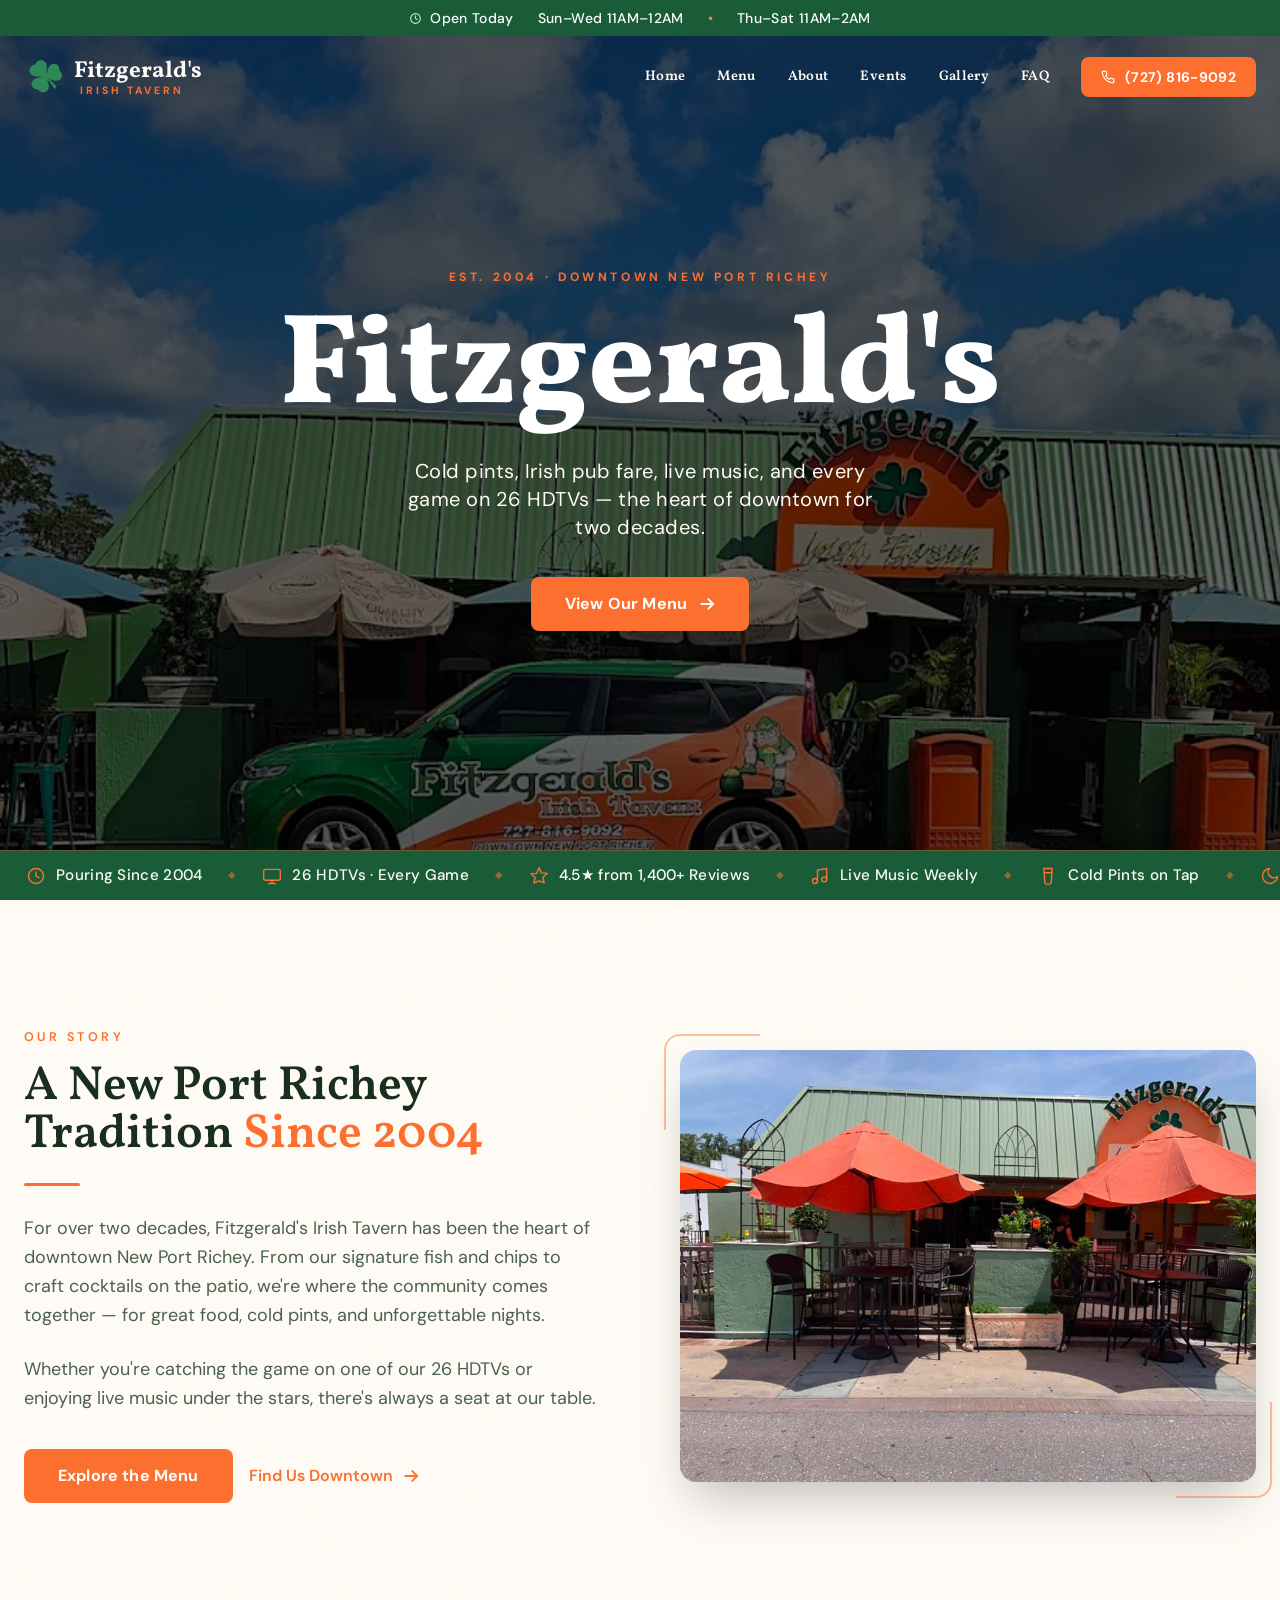
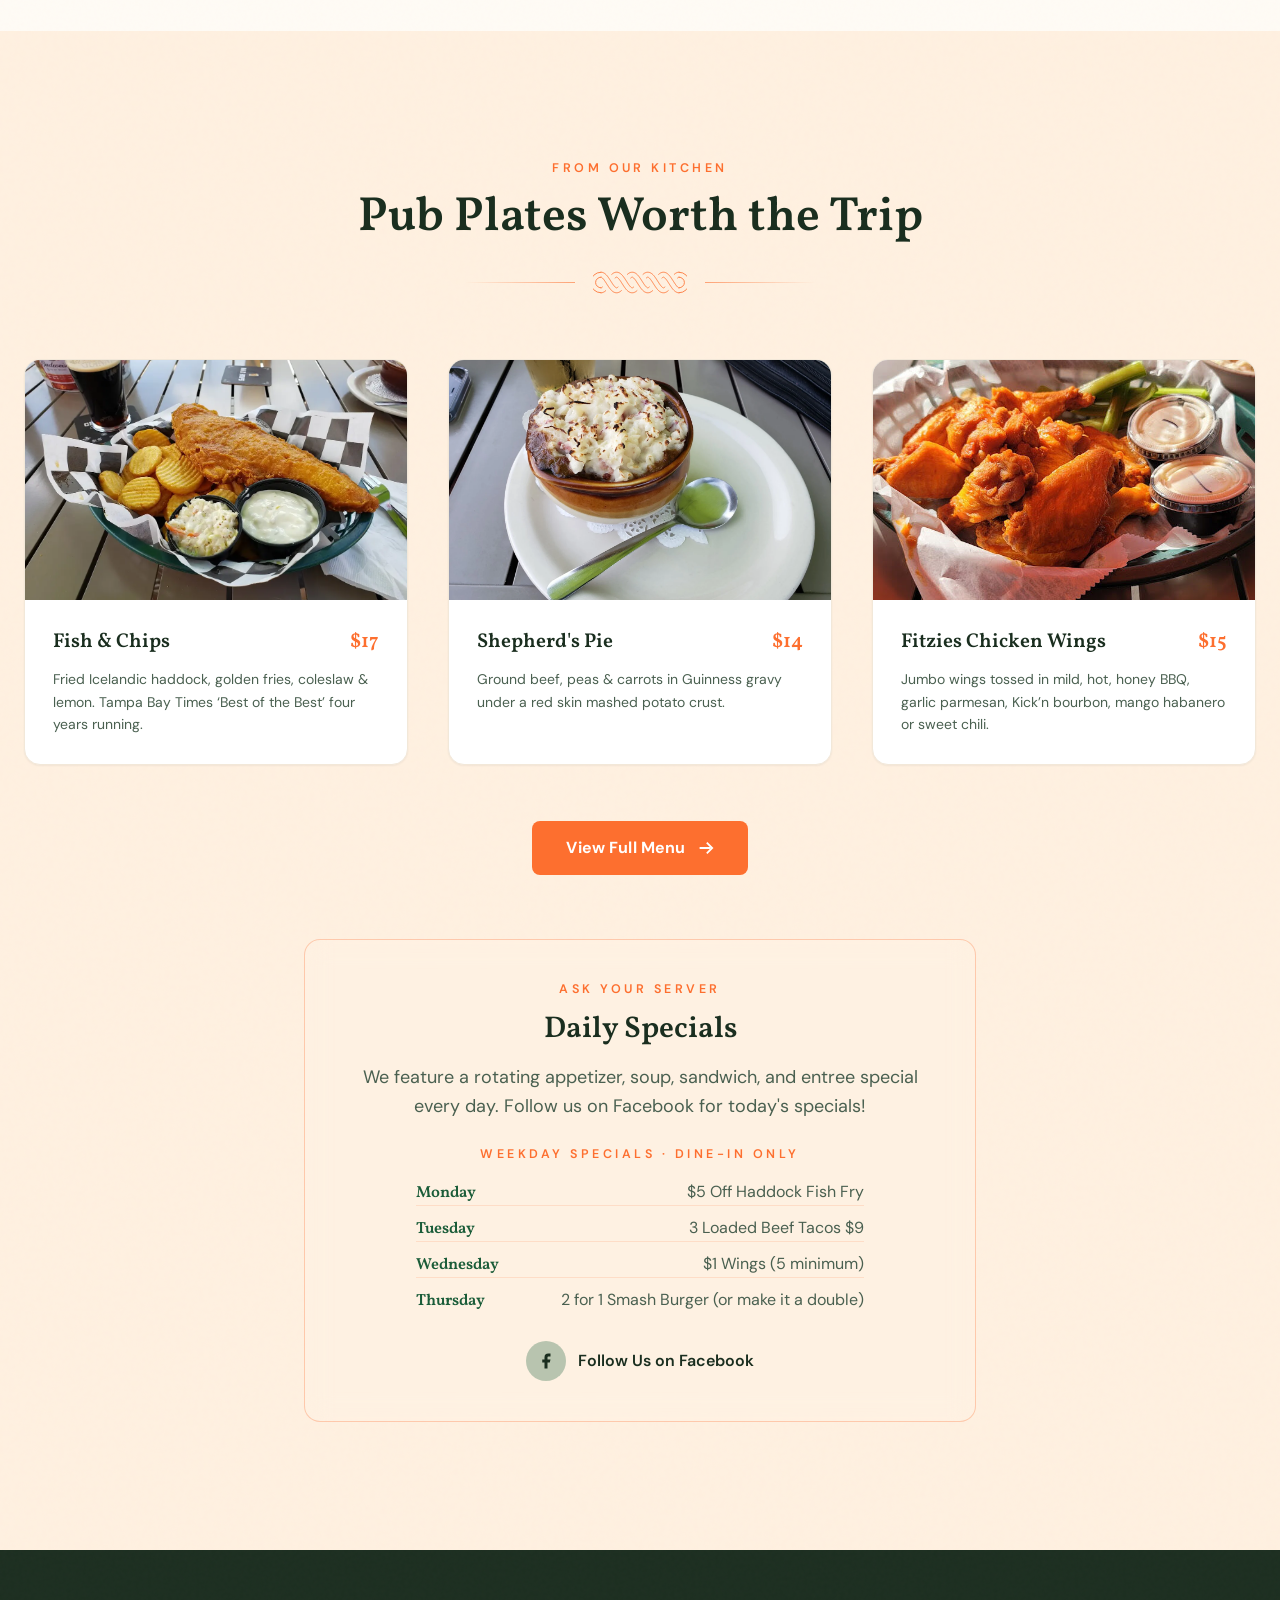
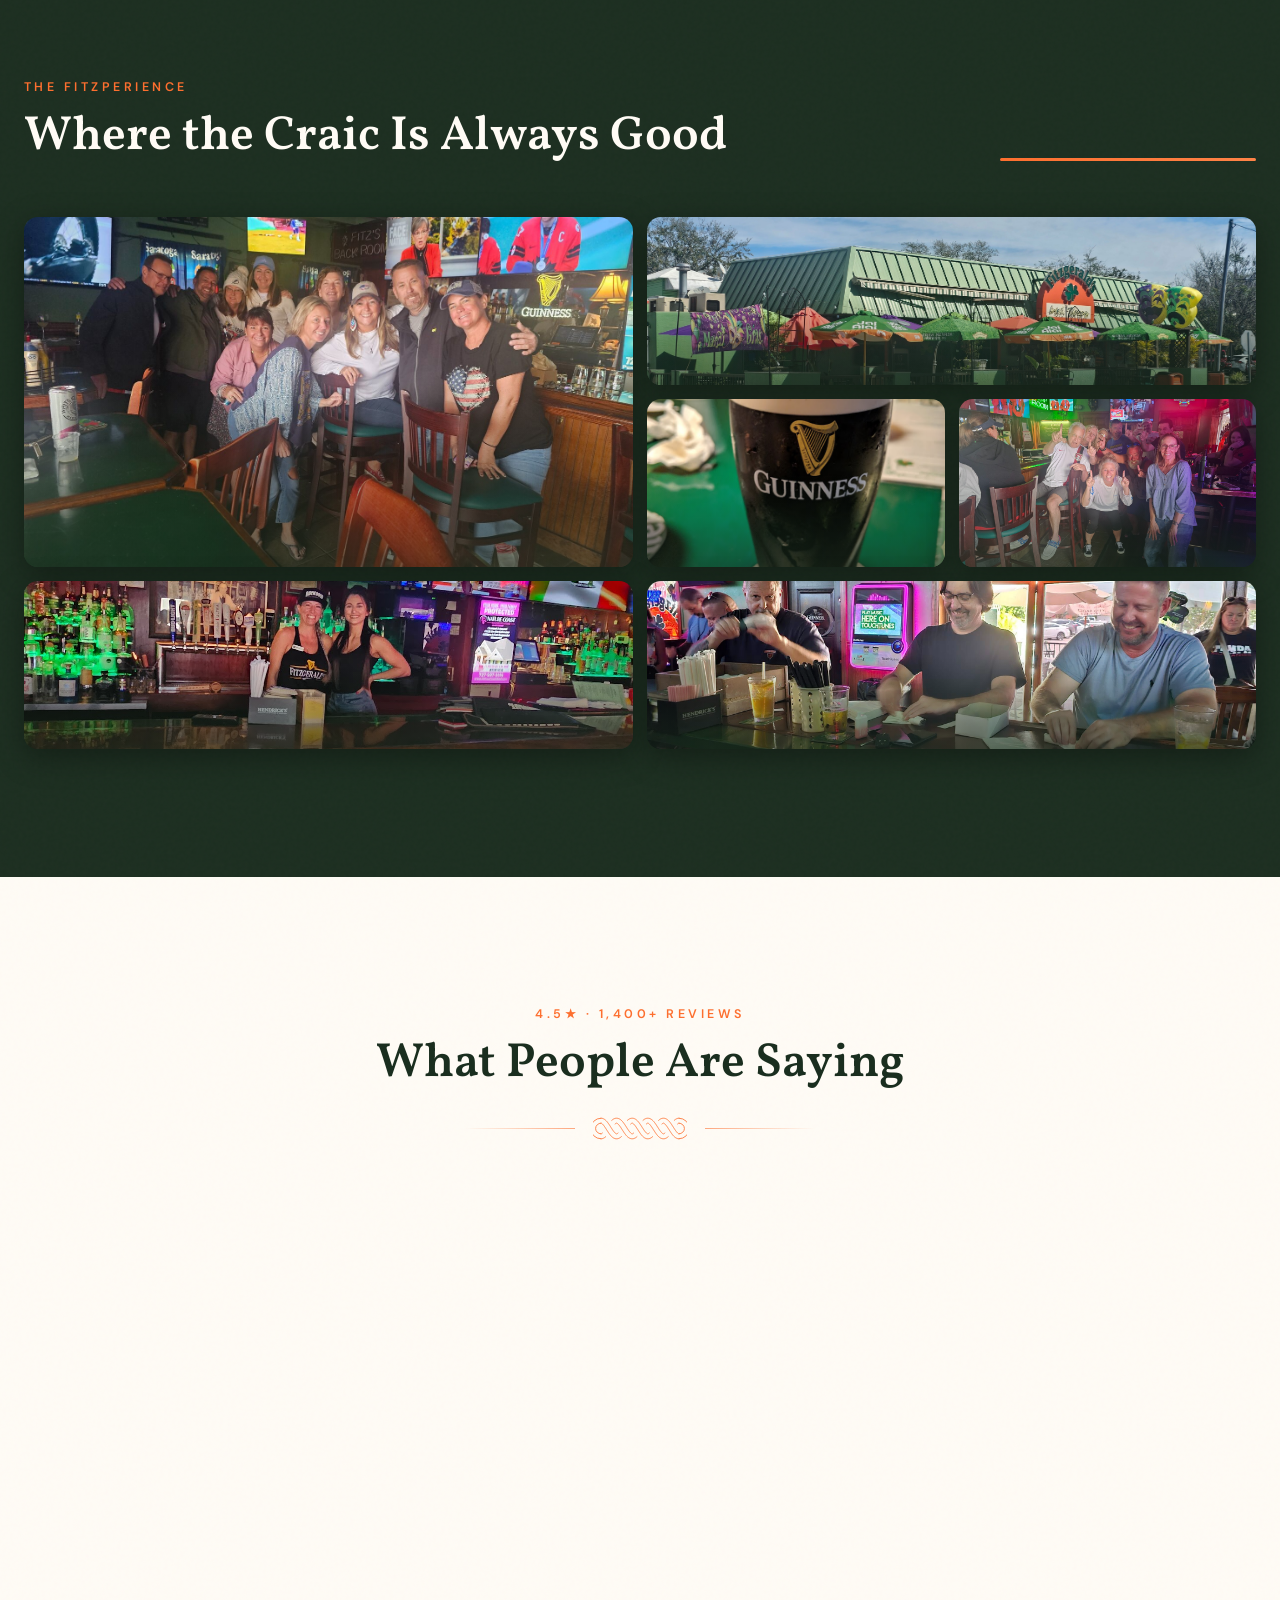
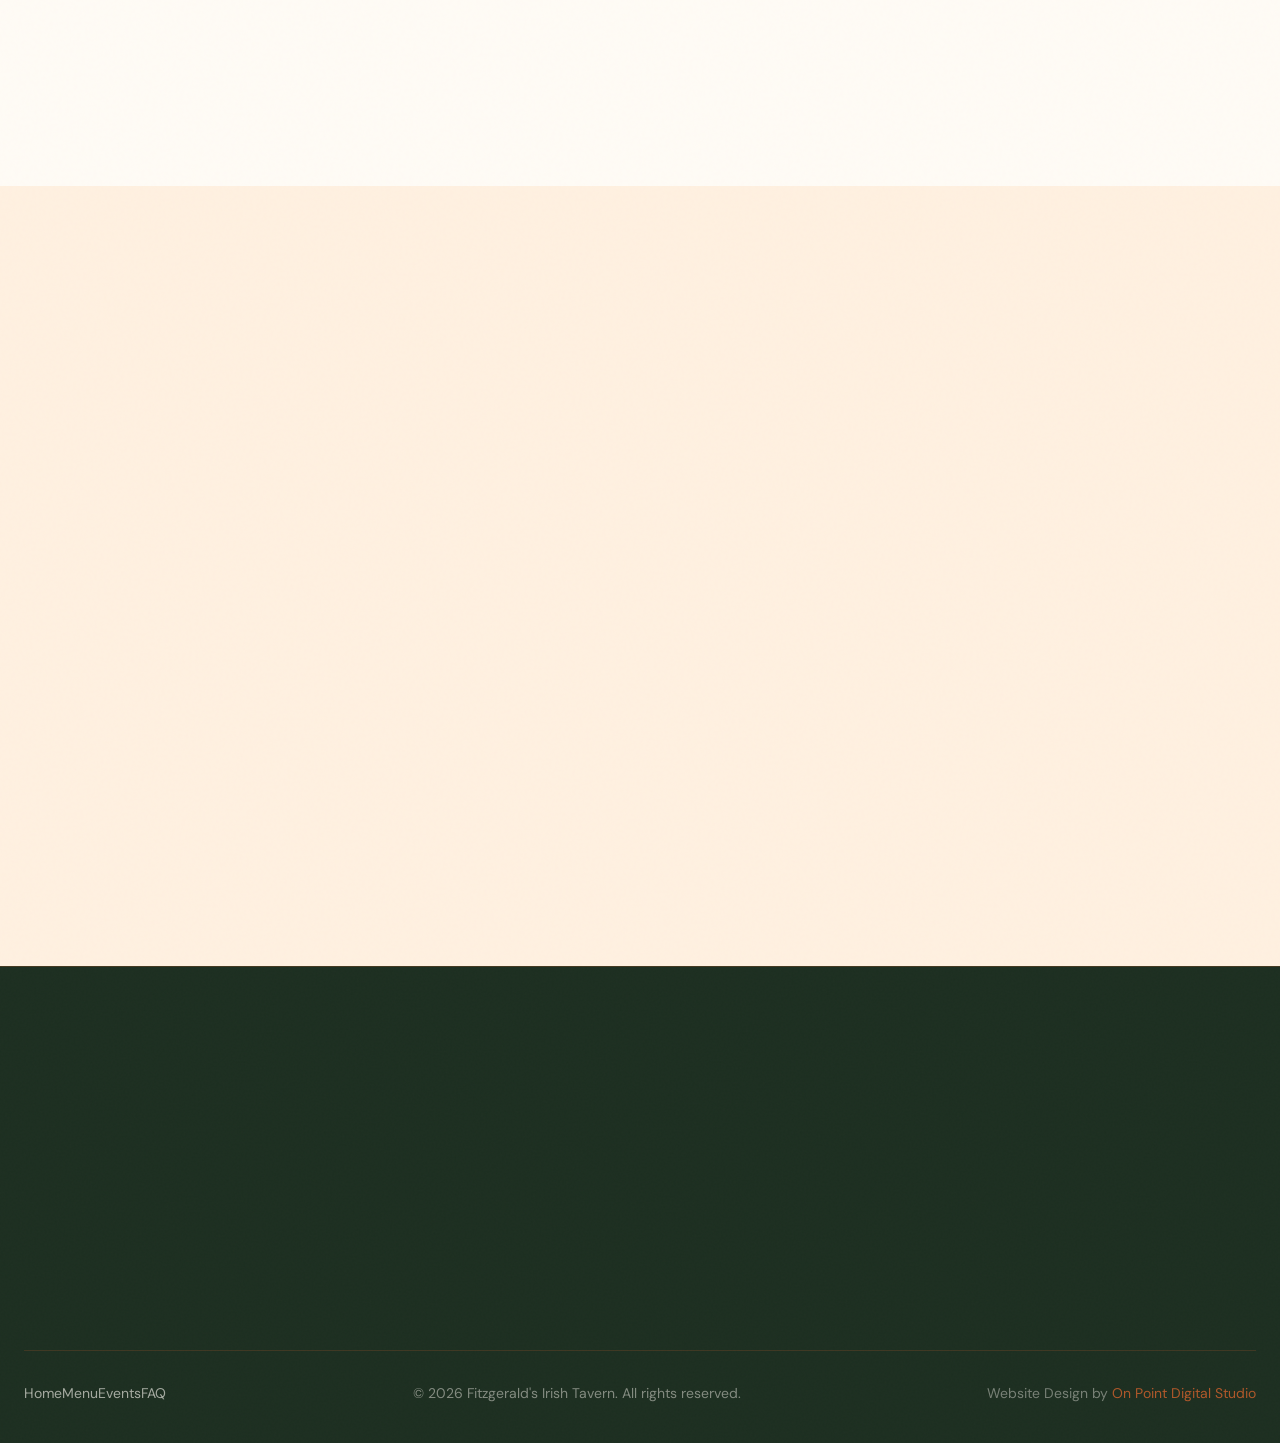
<file: index.html>
<!DOCTYPE html>
<html lang="en">
<head>
  <meta charset="UTF-8">
  <link rel="icon" type="image/png" href="favicon.png">
  <meta name="viewport" content="width=device-width, initial-scale=1.0">
  <title>Fitzgerald’s Irish Tavern | Downtown New Port Richey</title>
  <meta name="description" content="Downtown New Port Richey’s authentic Irish tavern since 2004. Great food, cold pints, live music, and 26 HDTVs for every game day.">
  <link rel="canonical" href="https://fitzgeraldstavern.com/">
  <meta property="og:type" content="website">
  <meta property="og:site_name" content="Fitzgerald’s Irish Tavern">
  <meta property="og:title" content="Fitzgerald’s Irish Tavern | Downtown New Port Richey">
  <meta property="og:description" content="Downtown New Port Richey’s authentic Irish tavern since 2004. Great food, cold pints, live music, and 26 HDTVs for every game day.">
  <meta property="og:url" content="https://fitzgeraldstavern.com/">
  <meta property="og:image" content="https://fitzgeraldstavern.com/assets/Fitz_hero_v2.jpeg">
  <meta name="twitter:card" content="summary_large_image">
  <meta name="twitter:title" content="Fitzgerald’s Irish Tavern | Downtown New Port Richey">
  <meta name="twitter:description" content="Downtown New Port Richey’s authentic Irish tavern since 2004. Great food, cold pints, live music, and 26 HDTVs for every game day.">
  <meta name="twitter:image" content="https://fitzgeraldstavern.com/assets/Fitz_hero_v2.jpeg">

  <!-- JSON-LD: BarOrPub -->
  <script type="application/ld+json">
  {
    "@context": "https://schema.org",
    "@type": ["BarOrPub", "Restaurant"],
    "@id": "https://fitzgeraldstavern.com/#business",
    "name": "Fitzgerald's Irish Tavern",
    "description": "One of the longest-running businesses in downtown New Port Richey. Authentic Irish tavern serving craft pints, Irish-inspired pub fare, and live music since 2004. 26 HDTVs for every game day.",
    "url": "https://fitzgeraldstavern.com",
    "telephone": "+1-727-816-9092",
    "image": "https://fitzgeraldstavern.com/assets/Fitz_hero_v2.jpeg",
    "foundingDate": "2004",
    "servesCuisine": ["Irish", "Pub Food", "American"],
    "acceptsReservations": "False",
    "hasMenu": "https://fitzgeraldstavern.com/menu.html",
    "priceRange": "$$",
    "paymentAccepted": "Cash, Credit Card",
    "geo": {
      "@type": "GeoCoordinates",
      "latitude": 28.2443,
      "longitude": -82.7194
    },
    "address": {
      "@type": "PostalAddress",
      "streetAddress": "5811 Nebraska Ave",
      "addressLocality": "New Port Richey",
      "addressRegion": "FL",
      "postalCode": "34652",
      "addressCountry": "US"
    },
    "openingHoursSpecification": [
      {"@type": "OpeningHoursSpecification", "dayOfWeek": ["Monday","Tuesday","Wednesday"], "opens": "11:00", "closes": "00:00"},
      {"@type": "OpeningHoursSpecification", "dayOfWeek": ["Thursday","Friday","Saturday"], "opens": "11:00", "closes": "02:00"},
      {"@type": "OpeningHoursSpecification", "dayOfWeek": "Sunday", "opens": "11:00", "closes": "00:00"}
    ],
    "sameAs": [
      "https://www.google.com/maps/place/Fitzgerald's+Irish+Tavern/@28.2443,-82.7194,17z/",
      "https://www.facebook.com/FitzgeraldsIrishTavern"
    ],
    "aggregateRating": {
      "@type": "AggregateRating",
      "ratingValue": "4.5",
      "reviewCount": 1409,
      "bestRating": "5"
    }
  }
  </script>
  <script type="application/ld+json">
  {
    "@context": "https://schema.org",
    "@type": "FAQPage",
    "mainEntity": [
      {
        "@type": "Question",
        "name": "Where is Fitzgerald's Irish Tavern located?",
        "acceptedAnswer": {
          "@type": "Answer",
          "text": "Fitzgerald's Irish Tavern is located at 5811 Nebraska Ave in downtown New Port Richey, Florida 34652. We've been one of the longest-running businesses in downtown New Port Richey since 2004."
        }
      },
      {
        "@type": "Question",
        "name": "What are Fitzgerald's hours?",
        "acceptedAnswer": {
          "@type": "Answer",
          "text": "Sunday through Wednesday: 11AM to midnight. Thursday through Saturday: 11AM to 2AM."
        }
      },
      {
        "@type": "Question",
        "name": "Does Fitzgerald's have live music?",
        "acceptedAnswer": {
          "@type": "Answer",
          "text": "Yes! Fitzgerald's hosts live music regularly, featuring local and touring artists. Check our events page for the latest schedule."
        }
      },
      {
        "@type": "Question",
        "name": "What kind of food does Fitzgerald's serve?",
        "acceptedAnswer": {
          "@type": "Answer",
          "text": "We serve authentic Irish pub fare including fish & chips with Icelandic haddock, shepherd's pie, bangers & mash, and American favorites like burgers, wings, and loaded nachos. Full menu available for dine-in."
        }
      },
      {
        "@type": "Question",
        "name": "Can I watch sports at Fitzgerald's?",
        "acceptedAnswer": {
          "@type": "Answer",
          "text": "Absolutely. We have 26 HDTVs throughout the bar so you can catch every game — NFL, college football, UFC, soccer, and more."
        }
      }
    ]
  }
  </script>

  <!-- Self-hosted fonts (no Google round-trip). Preload Vollkorn for the hero H1 (LCP). -->
  <link rel="preload" as="font" type="font/woff2" href="assets/fonts/Vollkorn.woff2" crossorigin>
  <link rel="stylesheet" href="assets/fonts.css">
  <link rel="preload" as="image" href="assets/Fits-hero2.webp" fetchpriority="high">
  <style>
    :root {
      --orange:       #fd6f2f;
      --orange-hi:    #FF8347;
      --green:        #1a5c38;
      --green-bright: #2d8a56;
      --cream:        #FFFBF5;
      --cream-alt:    #FFF0E0;
      --dark:         #1C2E20;
      --text-dark:    #1a2e1f;
      --text-muted:   #4a6050;
      --tan:          #F2E8D9;
    }

    * { box-sizing: border-box; }
    html { scroll-behavior: smooth; }
    body {
      font-family: 'DM Sans', sans-serif;
      background-color: var(--cream);
      color: var(--text-dark);
      overflow-x: hidden;
      -webkit-font-smoothing: antialiased;
    }
    img { display: block; }

    /* ── Nav ── */
    .nav-bar {
      background: transparent;
      transition: background 0.35s ease, border-color 0.35s ease, box-shadow 0.35s ease, padding 0.4s ease;
      border-bottom: 1px solid transparent;
    }
    .nav-bar.scrolled {
      background: #ffffff;
      border-bottom-color: var(--green);
      box-shadow: 0 2px 18px rgba(0,0,0,0.10);
    }
    /* Nav links change to dark when scrolled */
    .nav-bar.scrolled .nav-link { color: var(--text-dark); }
    .nav-bar.scrolled .nav-link:hover { color: var(--orange); }
    /* Logo text changes to dark when scrolled */
    .nav-bar.scrolled .logo-name { fill: var(--text-dark) !important; }
    /* Hamburger bars go dark when scrolled */
    .nav-bar.scrolled .ham-bar { background-color: var(--text-dark); }
    /* Mobile Call Us goes orange when scrolled */
    .nav-bar.scrolled .mobile-call { color: var(--orange) !important; }
    /* nav links use the display font */
    #mainNav a.nav-link, #mainNav a[aria-current="page"] { font-family: 'Vollkorn', serif; }

    /* ── Hero ── */
    .hero-section { position: relative; overflow: hidden; }
    .hero-bg {
      position: absolute; inset: -8%; width: 116%; height: 116%;
      background-image: url('assets/Fits-hero2.webp');
      background-position: center 45%;
      background-size: cover;
      background-repeat: no-repeat;
      transform: translateZ(0); will-change: transform;
      animation: kenBurns 18s ease-in-out infinite alternate;
    }
    .hero-cols {
      width: 100%; max-width: 1200px; padding: 0 1.5rem;
      text-align: center;
    }
    .hero-col-text { max-width: 1000px; margin: 0 auto; }
    .hero-col-text .flex { justify-content: center; }
    @keyframes kenBurns {
      0%   { transform: scale(1) translate(0,0); }
      100% { transform: scale(1.1) translate(-1.5%, -1.5%); }
    }
    .hero-overlay {
      position: absolute; inset: 0;
      background: rgba(0,0,0,0.60);
    }
    .hero-heading { text-shadow: 0 2px 14px rgba(0,0,0,0.85), 0 6px 38px rgba(0,0,0,0.6); }
    /* Responsive logo: smaller on mobile so nav Call Us + hamburger fit without wrapping */
    .nav-logo { width: 210px; height: auto; }
    @media (min-width: 1024px) { .nav-logo { width: 270px; } }
    /* Mobile-only: push hero content up, drop the CTA button lower */
    @media (max-width: 639px) {
      .hero-cols { transform: translateY(-32px); }
      .hero-cta { margin-top: 2.5rem; }
    }

    /* ── Buttons ── */
    .btn-orange {
      background: var(--orange); color: #fff; font-weight: 700;
      padding: 15px 34px; border-radius: 8px; transition: all 0.3s ease;
      display: inline-flex; align-items: center; justify-content: center; gap: 10px;
      text-decoration: none; cursor: pointer; letter-spacing: 0.01em;
    }
    .btn-orange:hover { background: var(--orange-hi); box-shadow: 0 10px 30px rgba(253,111,47,0.35); transform: translateY(-2px); }
    .btn-ghost {
      border: 1.5px solid rgba(255,251,245,0.55); color: var(--cream); font-weight: 600;
      padding: 14px 32px; border-radius: 8px; transition: all 0.3s ease;
      display: inline-flex; align-items: center; justify-content: center; gap: 10px;
      text-decoration: none; cursor: pointer; background: rgba(255,251,245,0.06);
    }
    .btn-ghost:hover { border-color: var(--orange); color: var(--orange-hi); background: rgba(253,111,47,0.08); transform: translateY(-2px); }

    /* Ghost button variant for light sections */
    .btn-ghost-dark {
      border: 1.5px solid rgba(26,46,31,0.35); color: var(--text-dark); font-weight: 600;
      padding: 14px 32px; border-radius: 8px; transition: all 0.3s ease;
      display: inline-flex; align-items: center; justify-content: center; gap: 10px;
      text-decoration: none; cursor: pointer; background: transparent;
    }
    .btn-ghost-dark:hover { border-color: var(--orange); color: var(--orange); background: rgba(253,111,47,0.05); transform: translateY(-2px); }

    /* ── Celtic knot interlace divider (signature) ── */
    .knot-divider { display: flex; align-items: center; justify-content: center; gap: 18px; width: 100%; }
    .knot-divider .rule {
      height: 1px; flex: 0 1 110px; max-width: 110px;
      background: linear-gradient(90deg, transparent, var(--orange));
    }
    .knot-divider .rule.rev { background: linear-gradient(90deg, var(--orange), transparent); }
    .knot-divider svg { flex-shrink: 0; color: var(--orange); }
    /* Hero knot + rules in white */
    .knot-divider.knot-hero svg { color: #ffffff; }
    .knot-divider.knot-hero .rule { background: linear-gradient(90deg, transparent, #ffffff); }
    .knot-divider.knot-hero .rule.rev { background: linear-gradient(90deg, #ffffff, transparent); }
    .knot-divider.draw path { stroke-dasharray: 240; stroke-dashoffset: 240; transition: stroke-dashoffset 1.6s ease 0.2s; }
    .knot-divider.draw.visible path { stroke-dashoffset: 0; }

    /* On light backgrounds, dim the knot rule slightly */
    .knot-divider.light .rule {
      background: linear-gradient(90deg, transparent, rgba(253,111,47,0.6));
    }
    .knot-divider.light .rule.rev {
      background: linear-gradient(90deg, rgba(253,111,47,0.6), transparent);
    }

    /* ── Scroll reveal ── */
    .reveal { opacity: 0; transform: translateY(34px); transition: opacity 0.8s cubic-bezier(.2,.7,.2,1), transform 0.8s cubic-bezier(.2,.7,.2,1); }
    .reveal.visible { opacity: 1; transform: translateY(0); }

    /* ── Glass card (hero only) ── */
    .glass {
      background: rgba(255,251,245,0.07);
      border: 1px solid rgba(255,251,245,0.12);
      backdrop-filter: blur(12px); -webkit-backdrop-filter: blur(12px);
    }

    /* ── Stat bar ── */
    .stat-bar {
      background: rgba(28,46,32,0.55);
      border: 1px solid rgba(255,251,245,0.12);
      backdrop-filter: blur(16px); -webkit-backdrop-filter: blur(16px);
      box-shadow: 0 20px 60px rgba(0,0,0,0.45);
    }
    .stat-num { font-family: 'Vollkorn', serif; font-weight: 800; color: var(--cream); line-height: 1; }

    /* ── Hero marquee ── */
    .hero-marquee { position:absolute; bottom:0; left:0; width:100%; z-index:20; overflow:hidden;
      background:var(--green);
      border-top:1px solid rgba(253,111,47,0.30); padding:13px 0; }
    .marquee-track { display:flex; width:max-content; animation:marqueeScroll 40s linear infinite; }
    .hero-marquee:hover .marquee-track { animation-play-state:paused; }
    .marquee-item { display:inline-flex; align-items:center; gap:10px; padding:0 26px; color:var(--cream);
      font-family:'DM Sans',sans-serif; font-weight:500; font-size:0.95rem; letter-spacing:0.02em; white-space:nowrap; }
    .marquee-item svg { color:var(--orange); flex-shrink:0; }
    .marquee-sep { color:var(--orange); opacity:0.55; font-size:0.6rem; align-self:center; }
    @keyframes marqueeScroll { from{transform:translateX(0)} to{transform:translateX(-50%)} }
    @media (prefers-reduced-motion: reduce){ .marquee-track{animation:none; flex-wrap:wrap; justify-content:center; width:100%} }

    /* ── Section label ── */
    .eyebrow {
      font-size: 0.78rem; letter-spacing: 0.28em; text-transform: uppercase;
      color: var(--orange); font-weight: 600;
    }
    .accent-rule { width: 56px; height: 3px; background: var(--orange); border-radius: 2px; }

    /* ── Menu cards — light version ── */
    .menu-card {
      transition: transform 0.35s ease, box-shadow 0.35s ease, border-color 0.35s ease;
      border: 1px solid var(--tan);
      background: #ffffff;
    }
    .menu-card:hover { transform: translateY(-8px); box-shadow: 0 22px 50px rgba(0,0,0,0.12); border-color: rgba(253,111,47,0.45); }
    .menu-card .img-wrap { overflow: hidden; }
    .menu-card img { transition: transform 0.6s cubic-bezier(.2,.7,.2,1); }
    .menu-card:hover img { transform: scale(1.08); }

    /* ── Bento gallery — stays dark ── */
    .bento-grid {
      display: grid; gap: 14px;
      grid-template-columns: repeat(4, 1fr);
      grid-auto-rows: 168px;
    }
    .bento-item {
      position: relative; overflow: hidden; border-radius: 14px;
      box-shadow: 0 8px 30px rgba(0,0,0,0.35); cursor: pointer;
    }
    .bento-item img { width: 100%; height: 100%; object-fit: cover; transition: transform 0.7s cubic-bezier(.2,.7,.2,1); }
    .bento-item:hover img { transform: scale(1.09); }
    .bento-item::after {
      content: ''; position: absolute; inset: 0;
      background: linear-gradient(180deg, transparent 45%, rgba(28,46,32,0.85) 100%);
      opacity: 0.7; transition: opacity 0.4s ease;
    }
    .bento-item:hover::after { opacity: 0.95; }
    .bento-cap {
      position: absolute; left: 16px; bottom: 14px; z-index: 2;
      color: var(--cream); font-weight: 600; font-size: 0.85rem;
      letter-spacing: 0.02em; transform: translateY(6px); opacity: 0; transition: all 0.4s ease;
      display: flex; align-items: center; gap: 8px;
    }
    .bento-item:hover .bento-cap { transform: translateY(0); opacity: 1; }
    .bento-cap::before { content: ''; width: 16px; height: 2px; background: var(--orange); }
    .b1 { grid-column: span 2; grid-row: span 2; }
    .b2 { grid-column: span 2; grid-row: span 1; }
    .b3 { grid-column: span 1; grid-row: span 1; }
    .b4 { grid-column: span 1; grid-row: span 1; }
    .b5 { grid-column: span 2; grid-row: span 1; }
    .b6 { grid-column: span 2; grid-row: span 1; }
    @media (max-width: 768px) {
      .bento-grid { grid-template-columns: 1fr 1fr; grid-auto-rows: 150px; }
      .b1 { grid-column: span 2; grid-row: span 2; }
      .b2,.b5,.b6 { grid-column: span 2; }
      .b3,.b4 { grid-column: span 1; }
    }

    /* ── Review cards — light version ── */
    .review-card {
      transition: transform 0.35s ease, box-shadow 0.35s ease, border-color 0.35s ease;
      background: #ffffff;
      border: 1px solid var(--tan);
      box-shadow: 0 2px 12px rgba(0,0,0,0.06);
    }
    .review-card:hover { transform: translateY(-6px); box-shadow: 0 18px 40px rgba(0,0,0,0.10); border-color: rgba(253,111,47,0.35); }
    .quote-glyph { font-family: 'Vollkorn', serif; font-size: 4.5rem; line-height: 0.6; color: var(--orange); opacity: 0.35; }

    /* ── Feature list (events) ── */
    .feat-item { transition: transform 0.3s ease; }
    .feat-item:hover { transform: translateX(6px); }
    .feat-icon {
      flex-shrink: 0; width: 48px; height: 48px; border-radius: 12px;
      display: flex; align-items: center; justify-content: center;
      background: rgba(253,111,47,0.10); border: 1px solid rgba(253,111,47,0.28);
    }

    /* ── Settle accent line ── */
    .settle-line { position: relative; height: 3px; width: 100%; background: rgba(26,92,56,0.15); border-radius: 2px; overflow: hidden; }
    .settle-line::after {
      content: ''; position: absolute; top: 0; left: 0; height: 100%; width: 0;
      background: linear-gradient(90deg, var(--orange), var(--orange-hi));
      transition: width 1.8s cubic-bezier(.2,.7,.2,1) 0.3s;
    }
    .settle-line.visible::after { width: 100%; }

    /* ── Noise texture ── */
    .texture { position: relative; }
    .texture::before {
      content: ''; position: absolute; inset: 0; pointer-events: none; z-index: 0; opacity: 0.5;
      background: url("data:image/svg+xml,%3Csvg viewBox='0 0 256 256' xmlns='http://www.w3.org/2000/svg'%3E%3Cfilter id='n'%3E%3CfeTurbulence type='fractalNoise' baseFrequency='0.9' numOctaves='4' stitchTiles='stitch'/%3E%3C/filter%3E%3Crect width='100%25' height='100%25' filter='url(%23n)' opacity='0.04'/%3E%3C/svg%3E");
    }
    .texture > * { position: relative; z-index: 1; }

    /* ── Mobile menu ── */
    .mobile-menu { transform: translateX(100%); transition: transform 0.4s cubic-bezier(.2,.7,.2,1); }
    .mobile-menu.open { transform: translateX(0); }
    .mobile-menu a { color: var(--cream); position: relative; }
    .mobile-menu a:hover { color: var(--orange-hi); }

    /* ── Scrollbar ── */
    ::-webkit-scrollbar { width: 9px; }
    ::-webkit-scrollbar-track { background: var(--cream); }
    ::-webkit-scrollbar-thumb { background: var(--green); border-radius: 4px; }
    ::-webkit-scrollbar-thumb:hover { background: var(--green-bright); }

    /* ── Reduced motion ── */
    @media (prefers-reduced-motion: reduce) {
      *, *::before, *::after { animation-duration: 0.001ms !important; animation-iteration-count: 1 !important; transition-duration: 0.001ms !important; scroll-behavior: auto !important; }
      .hero-bg { animation: none; }
      .reveal { opacity: 1; transform: none; }
      .knot-divider.draw path { stroke-dashoffset: 0; }
      .settle-line::after { width: 100%; }
    }

    /* ── About corner brackets — adapt to light bg ── */
    .corner-bracket-tl { border-color: rgba(253,111,47,0.40); }
    .corner-bracket-br { border-color: rgba(253,111,47,0.40); }
    .corner-bracket-tr { border-color: rgba(253,111,47,0.40); }
  </style>
  <link rel="stylesheet" href="css/tailwind.css">
</head>
<body>
<svg width="0" height="0" style="position:absolute" aria-hidden="true"><symbol id="celtic-knot" viewBox="0 0 360 96"><path d="M 30.0 27.5 L 30.3 27.5 L 30.7 27.6 L 31.2 27.7 L 31.9 28.0 L 32.6 28.4 L 33.5 29.0 L 34.5 29.8 L 35.6 30.7 L 36.7 31.8 L 37.9 33.1 L 39.2 34.6 L 40.5 36.2 L 41.9 38.0 L 43.3 39.9 L 44.7 41.9 L 46.1 44.0 L 47.6 46.2 L 49.0 48.5 L 50.5 50.8 L 52.0 53.1 L 53.5 55.5 L 55.0 57.8 L 56.6 60.2 L 58.1 62.6 L 59.7 64.9 L 61.3 67.1 L 62.9 69.4 L 64.5 71.5 L 66.2 73.6 L 67.9 75.6 L 69.7 77.5 L 71.6 79.3 L 73.5 80.9 L 75.5 82.5 L 77.6 83.9 L 79.9 85.1 L 82.2 86.1 L 84.7 86.9 L 87.3 87.3 L 90.0 87.5 L 92.7 87.3 L 95.3 86.9 L 97.8 86.1 L 100.1 85.1 L 102.4 83.9 L 104.5 82.5 L 106.5 80.9 L 108.4 79.3" fill="none" stroke="currentColor" stroke-width="3.2" stroke-linecap="round"/>
<path d="M 144.4 30.7 L 145.5 29.8 L 146.5 29.0 L 147.4 28.4 L 148.1 28.0 L 148.8 27.7 L 149.3 27.6 L 149.7 27.5 L 150.0 27.5 L 150.3 27.5 L 150.7 27.6 L 151.2 27.7 L 151.9 28.0 L 152.6 28.4 L 153.5 29.0 L 154.5 29.8 L 155.6 30.7 L 156.7 31.8 L 157.9 33.1 L 159.2 34.6 L 160.5 36.2 L 161.9 38.0 L 163.3 39.9 L 164.7 41.9 L 166.1 44.0 L 167.6 46.2 L 169.0 48.5 L 170.5 50.8 L 172.0 53.1 L 173.5 55.5 L 175.0 57.8 L 176.6 60.2 L 178.1 62.6 L 179.7 64.9 L 181.3 67.1 L 182.9 69.4 L 184.5 71.5 L 186.2 73.6 L 187.9 75.6 L 189.7 77.5 L 191.6 79.3 L 193.5 80.9 L 195.5 82.5 L 197.6 83.9 L 199.9 85.1 L 202.2 86.1 L 204.7 86.9 L 207.3 87.3 L 210.0 87.5 L 212.7 87.3 L 215.3 86.9 L 217.8 86.1 L 220.1 85.1 L 222.4 83.9 L 224.5 82.5 L 226.5 80.9 L 228.4 79.3" fill="none" stroke="currentColor" stroke-width="3.2" stroke-linecap="round"/>
<path d="M 264.4 30.7 L 265.5 29.8 L 266.5 29.0 L 267.4 28.4 L 268.1 28.0 L 268.8 27.7 L 269.3 27.6 L 269.7 27.5 L 270.0 27.5 L 270.3 27.5 L 270.7 27.6 L 271.2 27.7 L 271.9 28.0 L 272.6 28.4 L 273.5 29.0 L 274.5 29.8 L 275.6 30.7 L 276.7 31.8 L 277.9 33.1 L 279.2 34.6 L 280.5 36.2 L 281.9 38.0 L 283.3 39.9 L 284.7 41.9 L 286.1 44.0 L 287.6 46.2 L 289.0 48.5 L 290.5 50.8 L 292.0 53.1 L 293.5 55.5 L 295.0 57.8 L 296.6 60.2 L 298.1 62.6 L 299.7 64.9 L 301.3 67.1 L 302.9 69.4 L 304.5 71.5 L 306.2 73.6 L 307.9 75.6 L 309.7 77.5 L 311.6 79.3 L 313.5 80.9 L 315.5 82.5 L 317.6 83.9 L 319.9 85.1 L 322.2 86.1 L 324.7 86.9 L 327.3 87.3 L 330.0 87.5" fill="none" stroke="currentColor" stroke-width="3.2" stroke-linecap="round"/>
<path d="M 30.0 8.5 L 32.7 8.7 L 35.3 9.1 L 37.8 9.9 L 40.1 10.9 L 42.4 12.1 L 44.5 13.5 L 46.5 15.1 L 48.4 16.7 L 50.3 18.5 L 52.1 20.4 L 53.8 22.4 L 55.5 24.5 L 57.1 26.6 L 58.7 28.9 L 60.3 31.1 L 61.9 33.4 L 63.4 35.8 L 65.0 38.2 L 66.5 40.5 L 68.0 42.9 L 69.5 45.2 L 71.0 47.5 L 72.4 49.8 L 73.9 52.0 L 75.3 54.1 L 76.7 56.1 L 78.1 58.0 L 79.5 59.8 L 80.8 61.4 L 82.1 62.9 L 83.3 64.2 L 84.4 65.3 L 85.5 66.2 L 86.5 67.0 L 87.4 67.6 L 88.1 68.0 L 88.8 68.3 L 89.3 68.4 L 89.7 68.5 L 90.0 68.5 L 90.3 68.5 L 90.7 68.4 L 91.2 68.3 L 91.9 68.0 L 92.6 67.6 L 93.5 67.0 L 94.5 66.2 L 95.6 65.3" fill="none" stroke="currentColor" stroke-width="3.2" stroke-linecap="round"/>
<path d="M 131.6 16.7 L 133.5 15.1 L 135.5 13.5 L 137.6 12.1 L 139.9 10.9 L 142.2 9.9 L 144.7 9.1 L 147.3 8.7 L 150.0 8.5 L 152.7 8.7 L 155.3 9.1 L 157.8 9.9 L 160.1 10.9 L 162.4 12.1 L 164.5 13.5 L 166.5 15.1 L 168.4 16.7 L 170.3 18.5 L 172.1 20.4 L 173.8 22.4 L 175.5 24.5 L 177.1 26.6 L 178.7 28.9 L 180.3 31.1 L 181.9 33.4 L 183.4 35.8 L 185.0 38.2 L 186.5 40.5 L 188.0 42.9 L 189.5 45.2 L 191.0 47.5 L 192.4 49.8 L 193.9 52.0 L 195.3 54.1 L 196.7 56.1 L 198.1 58.0 L 199.5 59.8 L 200.8 61.4 L 202.1 62.9 L 203.3 64.2 L 204.4 65.3 L 205.5 66.2 L 206.5 67.0 L 207.4 67.6 L 208.1 68.0 L 208.8 68.3 L 209.3 68.4 L 209.7 68.5 L 210.0 68.5 L 210.3 68.5 L 210.7 68.4 L 211.2 68.3 L 211.9 68.0 L 212.6 67.6 L 213.5 67.0 L 214.5 66.2 L 215.6 65.3" fill="none" stroke="currentColor" stroke-width="3.2" stroke-linecap="round"/>
<path d="M 251.6 16.7 L 253.5 15.1 L 255.5 13.5 L 257.6 12.1 L 259.9 10.9 L 262.2 9.9 L 264.7 9.1 L 267.3 8.7 L 270.0 8.5 L 272.7 8.7 L 275.3 9.1 L 277.8 9.9 L 280.1 10.9 L 282.4 12.1 L 284.5 13.5 L 286.5 15.1 L 288.4 16.7 L 290.3 18.5 L 292.1 20.4 L 293.8 22.4 L 295.5 24.5 L 297.1 26.6 L 298.7 28.9 L 300.3 31.1 L 301.9 33.4 L 303.4 35.8 L 305.0 38.2 L 306.5 40.5 L 308.0 42.9 L 309.5 45.2 L 311.0 47.5 L 312.4 49.8 L 313.9 52.0 L 315.3 54.1 L 316.7 56.1 L 318.1 58.0 L 319.5 59.8 L 320.8 61.4 L 322.1 62.9 L 323.3 64.2 L 324.4 65.3 L 325.5 66.2 L 326.5 67.0 L 327.4 67.6 L 328.1 68.0 L 328.8 68.3 L 329.3 68.4 L 329.7 68.5 L 330.0 68.5" fill="none" stroke="currentColor" stroke-width="3.2" stroke-linecap="round"/>
<path d="M 30.0 87.5 L 32.7 87.3 L 35.3 86.9 L 37.8 86.1 L 40.1 85.1 L 42.4 83.9 L 44.5 82.5 L 46.5 80.9 L 48.4 79.3" fill="none" stroke="currentColor" stroke-width="3.2" stroke-linecap="round"/>
<path d="M 84.4 30.7 L 85.5 29.8 L 86.5 29.0 L 87.4 28.4 L 88.1 28.0 L 88.8 27.7 L 89.3 27.6 L 89.7 27.5 L 90.0 27.5 L 90.3 27.5 L 90.7 27.6 L 91.2 27.7 L 91.9 28.0 L 92.6 28.4 L 93.5 29.0 L 94.5 29.8 L 95.6 30.7 L 96.7 31.8 L 97.9 33.1 L 99.2 34.6 L 100.5 36.2 L 101.9 38.0 L 103.3 39.9 L 104.7 41.9 L 106.1 44.0 L 107.6 46.2 L 109.0 48.5 L 110.5 50.8 L 112.0 53.1 L 113.5 55.5 L 115.0 57.8 L 116.6 60.2 L 118.1 62.6 L 119.7 64.9 L 121.3 67.1 L 122.9 69.4 L 124.5 71.5 L 126.2 73.6 L 127.9 75.6 L 129.7 77.5 L 131.6 79.3 L 133.5 80.9 L 135.5 82.5 L 137.6 83.9 L 139.9 85.1 L 142.2 86.1 L 144.7 86.9 L 147.3 87.3 L 150.0 87.5 L 152.7 87.3 L 155.3 86.9 L 157.8 86.1 L 160.1 85.1 L 162.4 83.9 L 164.5 82.5 L 166.5 80.9 L 168.4 79.3" fill="none" stroke="currentColor" stroke-width="3.2" stroke-linecap="round"/>
<path d="M 204.4 30.7 L 205.5 29.8 L 206.5 29.0 L 207.4 28.4 L 208.1 28.0 L 208.8 27.7 L 209.3 27.6 L 209.7 27.5 L 210.0 27.5 L 210.3 27.5 L 210.7 27.6 L 211.2 27.7 L 211.9 28.0 L 212.6 28.4 L 213.5 29.0 L 214.5 29.8 L 215.6 30.7 L 216.7 31.8 L 217.9 33.1 L 219.2 34.6 L 220.5 36.2 L 221.9 38.0 L 223.3 39.9 L 224.7 41.9 L 226.1 44.0 L 227.6 46.2 L 229.0 48.5 L 230.5 50.8 L 232.0 53.1 L 233.5 55.5 L 235.0 57.8 L 236.6 60.2 L 238.1 62.6 L 239.7 64.9 L 241.3 67.1 L 242.9 69.4 L 244.5 71.5 L 246.2 73.6 L 247.9 75.6 L 249.7 77.5 L 251.6 79.3 L 253.5 80.9 L 255.5 82.5 L 257.6 83.9 L 259.9 85.1 L 262.2 86.1 L 264.7 86.9 L 267.3 87.3 L 270.0 87.5 L 272.7 87.3 L 275.3 86.9 L 277.8 86.1 L 280.1 85.1 L 282.4 83.9 L 284.5 82.5 L 286.5 80.9 L 288.4 79.3" fill="none" stroke="currentColor" stroke-width="3.2" stroke-linecap="round"/>
<path d="M 324.4 30.7 L 325.5 29.8 L 326.5 29.0 L 327.4 28.4 L 328.1 28.0 L 328.8 27.7 L 329.3 27.6 L 329.7 27.5 L 330.0 27.5" fill="none" stroke="currentColor" stroke-width="3.2" stroke-linecap="round"/>
<path d="M 30.0 68.5 L 30.3 68.5 L 30.7 68.4 L 31.2 68.3 L 31.9 68.0 L 32.6 67.6 L 33.5 67.0 L 34.5 66.2 L 35.6 65.3" fill="none" stroke="currentColor" stroke-width="3.2" stroke-linecap="round"/>
<path d="M 71.6 16.7 L 73.5 15.1 L 75.5 13.5 L 77.6 12.1 L 79.9 10.9 L 82.2 9.9 L 84.7 9.1 L 87.3 8.7 L 90.0 8.5 L 92.7 8.7 L 95.3 9.1 L 97.8 9.9 L 100.1 10.9 L 102.4 12.1 L 104.5 13.5 L 106.5 15.1 L 108.4 16.7 L 110.3 18.5 L 112.1 20.4 L 113.8 22.4 L 115.5 24.5 L 117.1 26.6 L 118.7 28.9 L 120.3 31.1 L 121.9 33.4 L 123.4 35.8 L 125.0 38.2 L 126.5 40.5 L 128.0 42.9 L 129.5 45.2 L 131.0 47.5 L 132.4 49.8 L 133.9 52.0 L 135.3 54.1 L 136.7 56.1 L 138.1 58.0 L 139.5 59.8 L 140.8 61.4 L 142.1 62.9 L 143.3 64.2 L 144.4 65.3 L 145.5 66.2 L 146.5 67.0 L 147.4 67.6 L 148.1 68.0 L 148.8 68.3 L 149.3 68.4 L 149.7 68.5 L 150.0 68.5 L 150.3 68.5 L 150.7 68.4 L 151.2 68.3 L 151.9 68.0 L 152.6 67.6 L 153.5 67.0 L 154.5 66.2 L 155.6 65.3" fill="none" stroke="currentColor" stroke-width="3.2" stroke-linecap="round"/>
<path d="M 191.6 16.7 L 193.5 15.1 L 195.5 13.5 L 197.6 12.1 L 199.9 10.9 L 202.2 9.9 L 204.7 9.1 L 207.3 8.7 L 210.0 8.5 L 212.7 8.7 L 215.3 9.1 L 217.8 9.9 L 220.1 10.9 L 222.4 12.1 L 224.5 13.5 L 226.5 15.1 L 228.4 16.7 L 230.3 18.5 L 232.1 20.4 L 233.8 22.4 L 235.5 24.5 L 237.1 26.6 L 238.7 28.9 L 240.3 31.1 L 241.9 33.4 L 243.4 35.8 L 245.0 38.2 L 246.5 40.5 L 248.0 42.9 L 249.5 45.2 L 251.0 47.5 L 252.4 49.8 L 253.9 52.0 L 255.3 54.1 L 256.7 56.1 L 258.1 58.0 L 259.5 59.8 L 260.8 61.4 L 262.1 62.9 L 263.3 64.2 L 264.4 65.3 L 265.5 66.2 L 266.5 67.0 L 267.4 67.6 L 268.1 68.0 L 268.8 68.3 L 269.3 68.4 L 269.7 68.5 L 270.0 68.5 L 270.3 68.5 L 270.7 68.4 L 271.2 68.3 L 271.9 68.0 L 272.6 67.6 L 273.5 67.0 L 274.5 66.2 L 275.6 65.3" fill="none" stroke="currentColor" stroke-width="3.2" stroke-linecap="round"/>
<path d="M 311.6 16.7 L 313.5 15.1 L 315.5 13.5 L 317.6 12.1 L 319.9 10.9 L 322.2 9.9 L 324.7 9.1 L 327.3 8.7 L 330.0 8.5" fill="none" stroke="currentColor" stroke-width="3.2" stroke-linecap="round"/>
<path d="M 30.0 8.5 A 39.5 39.5 0 0 0 30.0 87.5" fill="none" stroke="currentColor" stroke-width="3.2" stroke-linecap="round"/>
<path d="M 30.0 27.5 A 20.5 20.5 0 0 0 30.0 68.5" fill="none" stroke="currentColor" stroke-width="3.2" stroke-linecap="round"/>
<path d="M 330.0 8.5 A 39.5 39.5 0 0 1 330.0 87.5" fill="none" stroke="currentColor" stroke-width="3.2" stroke-linecap="round"/>
<path d="M 330.0 27.5 A 20.5 20.5 0 0 1 330.0 68.5" fill="none" stroke="currentColor" stroke-width="3.2" stroke-linecap="round"/></symbol></svg>


  <!-- ════════════════ TOP BAR (Hours) ════════════════ -->
  <div class="fixed top-0 left-0 w-full z-50 text-white text-xs sm:text-sm font-medium tracking-wide" id="topBar" style="background-color: var(--green);">
    <div class="max-w-7xl mx-auto px-6 py-2 flex justify-center items-center gap-3 sm:gap-6">
      <span class="hidden sm:inline-flex items-center gap-2">
        <svg width="13" height="13" viewBox="0 0 24 24" fill="none" stroke="currentColor" stroke-width="2" stroke-linecap="round" class="opacity-80"><circle cx="12" cy="12" r="9"/><path d="M12 7v5l3 2"/></svg>
        Open Today
      </span>
      <span>Sun&ndash;Wed 11AM&ndash;12AM</span>
      <span style="color: var(--orange-hi);">•</span>
      <span>Thu&ndash;Sat 11AM&ndash;2AM</span>
    </div>
  </div>

  <!-- ════════════════ NAVIGATION ════════════════ -->
  <nav class="nav-bar fixed left-0 w-full z-50 py-2.5 lg:py-4" style="top: 0;" id="mainNav">
    <div class="max-w-7xl mx-auto px-6 flex items-center justify-between">
      <!-- Logo -->
      <a href="#top" class="flex items-center gap-3 no-underline" aria-label="Fitzgerald's Irish Tavern home">
        <svg xmlns="http://www.w3.org/2000/svg" viewBox="0 0 280 52" width="270" height="50" class="nav-logo flex-shrink-0">
          <svg x="0" y="2" width="44" height="44" viewBox="0 0 512 512" overflow="visible">
            <g transform="translate(256,256) rotate(-15) translate(-256,-256)">
              <g transform="translate(0,512) scale(0.1,-0.1)" fill="#2d8a56" stroke="none">
                <path d="M2155 4465 c-173 -38 -304 -120 -432 -271 -30 -35 -64 -69 -76 -76 -12 -6 -80 -15 -152 -19 -230 -14 -364 -68 -501 -204 -64 -63 -90 -98 -123 -165 -93 -191 -94 -393 -1 -585 113 -233 312 -369 735 -499 116 -35 255 -78 310 -95 105 -32 145 -53 145 -76 0 -23 -34 -26 -177 -16 -173 14 -461 14 -573 1 -122 -14 -233 -45 -330 -93 -68 -33 -102 -58 -170 -127 -131 -131 -184 -258 -183 -440 0 -189 65 -342 203 -481 90 -91 163 -138 285 -184 86 -32 95 -40 145 -131 83 -151 194 -257 345 -329 206 -99 424 -101 620 -7 144 70 239 164 315 314 100 195 122 436 75 822 -15 123 -14 166 5 166 17 0 164 -241 235 -385 123 -251 201 -498 241 -764 26 -174 44 -182 218 -96 126 61 146 78 146 120 0 64 -155 413 -280 630 -100 173 -253 397 -357 519 -35 42 -42 66 -19 66 8 0 57 -33 108 -73 145 -113 288 -219 348 -259 205 -134 396 -200 580 -200 186 -1 340 62 467 188 140 139 214 361 184 551 -17 111 -47 193 -102 284 -87 142 -83 124 -49 221 39 111 50 195 39 293 -16 154 -64 258 -170 369 -225 238 -594 251 -885 33 -127 -96 -245 -236 -444 -527 -114 -167 -174 -240 -197 -240 -7 0 -13 7 -13 15 0 8 43 115 96 237 113 261 165 403 202 548 23 91 26 126 27 260 0 169 -9 217 -66 337 -85 178 -274 327 -465 368 -84 18 -228 18 -309 0z"/>
              </g>
            </g>
          </svg>
          <text x="52" y="26" font-family="'Vollkorn', serif" font-weight="700" font-size="24" fill="#FFFBF5" class="logo-name">Fitzgerald's</text>
          <text x="58" y="44" font-family="'DM Sans', sans-serif" font-weight="700" font-size="11" fill="#fd6f2f" letter-spacing="3">IRISH TAVERN</text>
        </svg>
      </a>

      <!-- Desktop Nav -->
      <div class="hidden lg:flex items-center gap-8">
        <a href="#top" class="nav-link text-cream hover:text-orange-hi transition-colors duration-300 font-medium text-sm tracking-wide">Home</a>
        <a href="menu.html" class="nav-link text-cream hover:text-orange-hi transition-colors duration-300 font-medium text-sm tracking-wide">Menu</a>
        <a href="#about" class="nav-link text-cream hover:text-orange-hi transition-colors duration-300 font-medium text-sm tracking-wide">About</a>
        <a href="events.html" class="nav-link text-cream hover:text-orange-hi transition-colors duration-300 font-medium text-sm tracking-wide">Events</a>
        <a href="#gallery" class="nav-link text-cream hover:text-orange-hi transition-colors duration-300 font-medium text-sm tracking-wide">Gallery</a>
        <a href="faq.html" class="nav-link text-cream hover:text-orange-hi transition-colors duration-300 font-medium text-sm tracking-wide">FAQ</a>
        <a href="tel:+17278169092" class="btn-orange !py-2.5 !px-5 text-sm tracking-wide">
          <svg width="14" height="14" fill="none" stroke="currentColor" stroke-width="2" viewBox="0 0 24 24" stroke-linecap="round"><path d="M22 16.92v3a2 2 0 01-2.18 2 19.79 19.79 0 01-8.63-3.07 19.5 19.5 0 01-6-6 19.79 19.79 0 01-3.07-8.67A2 2 0 014.11 2h3a2 2 0 012 1.72c.127.96.361 1.903.7 2.81a2 2 0 01-.45 2.11L8.09 9.91a16 16 0 006 6l1.27-1.27a2 2 0 012.11-.45c.907.339 1.85.573 2.81.7A2 2 0 0122 16.92z"/></svg>
          (727) 816-9092
        </a>
      </div>

      <!-- Mobile call + hamburger -->
      <div class="lg:hidden flex items-center gap-3 z-50">
        <a href="tel:+17278169092" class="mobile-call flex items-center p-2 transition-colors duration-300" style="color: var(--cream); flex-shrink: 0;" aria-label="Call us">
          <svg width="24" height="24" fill="none" stroke="currentColor" stroke-width="2" viewBox="0 0 24 24" stroke-linecap="round"><path d="M22 16.92v3a2 2 0 01-2.18 2 19.79 19.79 0 01-8.63-3.07 19.5 19.5 0 01-6-6 19.79 19.79 0 01-3.07-8.67A2 2 0 014.11 2h3a2 2 0 012 1.72c.127.96.361 1.903.7 2.81a2 2 0 01-.45 2.11L8.09 9.91a16 16 0 006 6l1.27-1.27a2 2 0 012.11-.45c.907.339 1.85.573 2.81.7A2 2 0 0122 16.92z"/></svg>
        </a>
        <button id="hamburger" class="flex flex-col gap-1.5 p-2 cursor-pointer" aria-label="Open menu" aria-expanded="false">
        <span class="block w-6 h-0.5 bg-cream ham-bar transition-all duration-300 origin-center" id="ham-top"></span>
        <span class="block w-6 h-0.5 bg-cream ham-bar transition-all duration-300" id="ham-mid"></span>
        <span class="block w-6 h-0.5 bg-cream ham-bar transition-all duration-300 origin-center" id="ham-bot"></span>
        </button>
      </div>
    </div>
  </nav>

  <!-- Mobile Menu -->
  <div class="mobile-menu fixed inset-0 z-40 flex flex-col items-center justify-center gap-9 lg:hidden texture" id="mobileMenu" style="background: var(--dark); min-height: 100vh; min-height: 100dvh;">
    <a href="#top" class="text-3xl font-display font-bold tracking-wide" onclick="closeMobile()">Home</a>
    <a href="menu.html" class="text-3xl font-display font-bold tracking-wide">Menu</a>
    <a href="#about" class="text-3xl font-display font-bold tracking-wide" onclick="closeMobile()">About</a>
    <a href="events.html" class="text-3xl font-display font-bold tracking-wide">Events</a>
    <a href="#gallery" class="text-3xl font-display font-bold tracking-wide" onclick="closeMobile()">Gallery</a>
    <a href="faq.html" class="text-3xl font-display font-bold tracking-wide">FAQ</a>
    <a href="tel:+17278169092" class="mt-2 text-xl font-body font-semibold tracking-wide" style="color: var(--orange-hi);" onclick="closeMobile()">(727) 816-9092</a>
  </div>

  <!-- ════════════════ HERO ════════════════ -->
  <span id="top"></span>
  <section class="hero-section min-h-screen flex items-center justify-center relative pt-28 pb-28 sm:pb-28">
    <div class="hero-bg" id="heroBg"></div>
    <div class="hero-overlay"></div>

    <div class="relative z-10 hero-cols">
      <div class="hero-col-text">
        <p class="font-body text-xs md:text-sm tracking-[0.3em] uppercase mb-5" style="color: var(--orange); font-weight: 800; letter-spacing: 0.3em;">Est. 2004<span class="hidden sm:inline"> · </span><br class="sm:hidden">Downtown New Port Richey</p>
        <h1 class="font-display font-900 text-6xl sm:text-7xl md:text-8xl lg:text-9xl leading-[1.0] mb-6" style="color: #ffffff; font-weight: 800;">
          Fitzgerald's
        </h1>
        <p class="font-body text-cream text-base sm:text-lg md:text-xl mb-9 tracking-wide" style="max-width: 480px; margin-left: auto; margin-right: auto;">
          Cold pints, Irish pub fare, live music, and every game on 26 HDTVs &mdash; the heart of downtown for two decades.
        </p>
        <div class="hero-cta flex flex-col sm:flex-row gap-4 items-center">
          <a href="menu.html" class="btn-orange text-base w-auto sm:w-auto">
            View Our Menu
            <svg width="18" height="18" viewBox="0 0 20 20" fill="none" stroke="currentColor" stroke-width="2"><path d="M4 10h12M12 4l6 6-6 6"/></svg>
          </a>
        </div>
      </div>
    </div>

    <!-- Hero marquee -->
    <div class="hero-marquee" aria-hidden="true">
      <div class="marquee-track"><span class="marquee-item"><svg width="20" height="20" viewBox="0 0 24 24" fill="none" stroke="currentColor" stroke-width="1.7" stroke-linecap="round" stroke-linejoin="round"><circle cx="12" cy="12" r="9"/><path d="M12 7v5l3.5 2"/></svg>Pouring Since 2004</span><span class="marquee-sep">◆</span><span class="marquee-item"><svg width="20" height="20" viewBox="0 0 24 24" fill="none" stroke="currentColor" stroke-width="1.7" stroke-linecap="round" stroke-linejoin="round"><rect x="2" y="4" width="20" height="13" rx="2"/><path d="M8 21h8M12 17v4"/></svg>26 HDTVs · Every Game</span><span class="marquee-sep">◆</span><span class="marquee-item"><svg width="20" height="20" viewBox="0 0 24 24" fill="none" stroke="currentColor" stroke-width="1.7" stroke-linecap="round" stroke-linejoin="round"><path d="M12 2l2.9 6.3 6.9.6-5.2 4.5 1.6 6.7L12 17.8 5.8 20.6l1.6-6.7L2.2 9.4l6.9-.6z"/></svg>4.5&#9733; from 1,400+ Reviews</span><span class="marquee-sep">◆</span><span class="marquee-item"><svg width="20" height="20" viewBox="0 0 24 24" fill="none" stroke="currentColor" stroke-width="1.7" stroke-linecap="round" stroke-linejoin="round"><path d="M9 18V5l11-2v13"/><circle cx="6" cy="18" r="3"/><circle cx="17" cy="16" r="3"/></svg>Live Music Weekly</span><span class="marquee-sep">◆</span><span class="marquee-item"><svg width="20" height="20" viewBox="0 0 24 24" fill="none" stroke="currentColor" stroke-width="1.7" stroke-linecap="round" stroke-linejoin="round"><path d="M7 3h10l-1.2 17a1.8 1.8 0 0 1-1.8 1.7H10a1.8 1.8 0 0 1-1.8-1.7L7 3z"/><path d="M7.3 8h9.4"/></svg>Cold Pints on Tap</span><span class="marquee-sep">◆</span><span class="marquee-item"><svg width="20" height="20" viewBox="0 0 24 24" fill="none" stroke="currentColor" stroke-width="1.7" stroke-linecap="round" stroke-linejoin="round"><path d="M21 12.8A9 9 0 1 1 11.2 3 7 7 0 0 0 21 12.8z"/></svg>Open 'til 2AM Thu&ndash;Sat</span><span class="marquee-sep">◆</span><span class="marquee-item"><svg width="20" height="20" viewBox="0 0 24 24" fill="none" stroke="currentColor" stroke-width="1.7" stroke-linecap="round" stroke-linejoin="round"><circle cx="12" cy="12" r="9"/><path d="M12 7v5l3.5 2"/></svg>Pouring Since 2004</span><span class="marquee-sep">◆</span><span class="marquee-item"><svg width="20" height="20" viewBox="0 0 24 24" fill="none" stroke="currentColor" stroke-width="1.7" stroke-linecap="round" stroke-linejoin="round"><rect x="2" y="4" width="20" height="13" rx="2"/><path d="M8 21h8M12 17v4"/></svg>26 HDTVs · Every Game</span><span class="marquee-sep">◆</span><span class="marquee-item"><svg width="20" height="20" viewBox="0 0 24 24" fill="none" stroke="currentColor" stroke-width="1.7" stroke-linecap="round" stroke-linejoin="round"><path d="M12 2l2.9 6.3 6.9.6-5.2 4.5 1.6 6.7L12 17.8 5.8 20.6l1.6-6.7L2.2 9.4l6.9-.6z"/></svg>4.5&#9733; from 1,400+ Reviews</span><span class="marquee-sep">◆</span><span class="marquee-item"><svg width="20" height="20" viewBox="0 0 24 24" fill="none" stroke="currentColor" stroke-width="1.7" stroke-linecap="round" stroke-linejoin="round"><path d="M9 18V5l11-2v13"/><circle cx="6" cy="18" r="3"/><circle cx="17" cy="16" r="3"/></svg>Live Music Weekly</span><span class="marquee-sep">◆</span><span class="marquee-item"><svg width="20" height="20" viewBox="0 0 24 24" fill="none" stroke="currentColor" stroke-width="1.7" stroke-linecap="round" stroke-linejoin="round"><path d="M7 3h10l-1.2 17a1.8 1.8 0 0 1-1.8 1.7H10a1.8 1.8 0 0 1-1.8-1.7L7 3z"/><path d="M7.3 8h9.4"/></svg>Cold Pints on Tap</span><span class="marquee-sep">◆</span><span class="marquee-item"><svg width="20" height="20" viewBox="0 0 24 24" fill="none" stroke="currentColor" stroke-width="1.7" stroke-linecap="round" stroke-linejoin="round"><path d="M21 12.8A9 9 0 1 1 11.2 3 7 7 0 0 0 21 12.8z"/></svg>Open 'til 2AM Thu&ndash;Sat</span><span class="marquee-sep">◆</span></div>
    </div>
  </section>

  <!-- ════════════════ ABOUT ════════════════ -->
  <section id="about" class="texture pt-24 sm:pt-32 pb-24 sm:pb-32" style="background-color: var(--cream);">
    <div class="max-w-7xl mx-auto px-6 grid md:grid-cols-2 gap-12 lg:gap-20 items-center">
      <div class="reveal order-2 md:order-1">
        <p class="eyebrow mb-4">Our Story</p>
        <h2 class="font-display font-800 text-3xl sm:text-4xl lg:text-5xl leading-[1.15] mb-6" style="color: var(--text-dark);">
          A New Port Richey Tradition <span style="color: var(--orange);">Since 2004</span>
        </h2>
        <div class="accent-rule mb-7"></div>
        <p class="text-lg leading-relaxed mb-6" style="color: var(--text-muted);">
          For over two decades, Fitzgerald's Irish Tavern has been the heart of downtown New Port Richey. From our signature fish and chips to craft cocktails on the patio, we're where the community comes together &mdash; for great food, cold pints, and unforgettable nights.
        </p>
        <p class="text-lg leading-relaxed mb-9" style="color: var(--text-muted);">
          Whether you're catching the game on one of our 26 HDTVs or enjoying live music under the stars, there's always a seat at our table.
        </p>
        <div class="flex flex-wrap items-center gap-4">
          <a href="menu.html" class="btn-orange text-base">Explore the Menu</a>
          <a href="#contact" class="font-semibold inline-flex items-center gap-2 group transition-colors" style="color: var(--orange);" onmouseover="this.style.color='var(--text-dark)'" onmouseout="this.style.color='var(--orange)'">
            Find Us Downtown
            <svg width="18" height="18" viewBox="0 0 20 20" fill="none" stroke="currentColor" stroke-width="2" class="transition-transform group-hover:translate-x-1"><path d="M4 10h12M12 4l6 6-6 6"/></svg>
          </a>
        </div>
      </div>
      <div class="reveal order-1 md:order-2">
        <div class="relative">
          <div class="absolute -top-4 -left-4 w-24 h-24 border-t-2 border-l-2 border-bracket rounded-tl-2xl hidden sm:block" style="border-color: rgba(253,111,47,0.45);"></div>
          <div class="absolute -bottom-4 -right-4 w-24 h-24 border-b-2 border-r-2 rounded-br-2xl hidden sm:block" style="border-color: rgba(253,111,47,0.45);"></div>
          <div class="rounded-2xl overflow-hidden shadow-2xl">
            <img src="assets/patio4.jpg" alt="Front of the Fitzgerald's Irish Tavern building in downtown New Port Richey showing the iconic logo sign" class="w-full h-auto object-cover" loading="lazy">
          </div>
        </div>
      </div>
    </div>
  </section>

  <!-- ════════════════ MENU HIGHLIGHTS ════════════════ -->
  <section class="texture py-24 sm:py-32" style="background-color: var(--cream-alt);">
    <div class="max-w-7xl mx-auto px-6">
      <div class="text-center mb-16 reveal">
        <p class="eyebrow mb-4">From Our Kitchen</p>
        <h2 class="font-display font-800 text-3xl sm:text-4xl lg:text-5xl mb-7" style="color: var(--text-dark);">Pub Plates Worth the Trip</h2>
        <div class="knot-divider light">
          <span class="rule"></span>
          <svg class="knot-svg" viewBox="0 0 360 96" width="94" height="25" preserveAspectRatio="xMidYMid meet" aria-hidden="true"><use href="#celtic-knot"/></svg>
          <span class="rule rev"></span>
        </div>
      </div>

      <div class="grid md:grid-cols-3 gap-8 lg:gap-10">
        <!-- Fish & Chips -->
        <article class="menu-card rounded-2xl overflow-hidden shadow-sm reveal">
          <div class="img-wrap h-60"><img src="assets/fish-chips.webp" alt="Beer-battered Icelandic haddock fish and chips with house tartar and coleslaw" class="w-full h-full object-cover" loading="lazy"></div>
          <div class="p-7">
            <div class="flex justify-between items-baseline gap-3 mb-3">
              <h3 class="font-display font-700 text-xl" style="color: var(--text-dark);">Fish &amp; Chips</h3>
              <span class="font-display font-700 text-xl whitespace-nowrap" style="color: var(--orange);">$17</span>
            </div>
            <p class="text-sm leading-relaxed" style="color: var(--text-muted);">Fried Icelandic haddock, golden fries, coleslaw &amp; lemon. Tampa Bay Times &lsquo;Best of the Best&rsquo; four years running.</p>
          </div>
        </article>

        <!-- Shepherd's Pie -->
        <article class="menu-card rounded-2xl overflow-hidden shadow-sm reveal" style="transition-delay: 0.1s;">
          <div class="img-wrap h-60"><img src="stock/shepards-pie.webp" alt="Classic shepherd's pie with seasoned lamb and creamy mashed potato topping" class="w-full h-full object-cover" loading="lazy"></div>
          <div class="p-7">
            <div class="flex justify-between items-baseline gap-3 mb-3">
              <h3 class="font-display font-700 text-xl" style="color: var(--text-dark);">Shepherd's Pie</h3>
              <span class="font-display font-700 text-xl whitespace-nowrap" style="color: var(--orange);">$14</span>
            </div>
            <p class="text-sm leading-relaxed" style="color: var(--text-muted);">Ground beef, peas &amp; carrots in Guinness gravy under a red skin mashed potato crust.</p>
          </div>
        </article>

        <!-- Wings -->
        <article class="menu-card rounded-2xl overflow-hidden shadow-sm reveal" style="transition-delay: 0.2s;">
          <div class="img-wrap h-60"><img src="assets/fitzies-wings.jpg" alt="Fitzgerald's famous wings tossed in sauce" class="w-full h-full object-cover" loading="lazy"></div>
          <div class="p-7">
            <div class="flex justify-between items-baseline gap-3 mb-3">
              <h3 class="font-display font-700 text-xl" style="color: var(--text-dark);">Fitzies Chicken Wings</h3>
              <span class="font-display font-700 text-xl whitespace-nowrap" style="color: var(--orange);">$15</span>
            </div>
            <p class="text-sm leading-relaxed" style="color: var(--text-muted);">Jumbo wings tossed in mild, hot, honey BBQ, garlic parmesan, Kick&rsquo;n bourbon, mango habanero or sweet chili.</p>
          </div>
        </article>
      </div>

      <div class="text-center mt-14 reveal">
        <a href="menu.html" class="btn-orange text-base">
          View Full Menu
          <svg width="18" height="18" viewBox="0 0 20 20" fill="none" stroke="currentColor" stroke-width="2"><path d="M4 10h12M12 4l6 6-6 6"/></svg>
        </a>
      </div>

      <!-- Daily Specials card (mirrors the menu page) -->
      <div class="max-w-2xl mx-auto mt-16 reveal">
        <div class="glass rounded-2xl p-8 sm:p-10 text-center" style="border: 1px solid rgba(253,111,47,0.30);">
          <p class="eyebrow mb-3">Ask Your Server</p>
          <h3 class="font-display font-800 text-2xl sm:text-3xl mb-4" style="color: var(--text-dark);">Daily Specials</h3>
          <p class="text-lg leading-relaxed mb-6" style="color: var(--text-muted);">
            We feature a rotating appetizer, soup, sandwich, and entree special every day. Follow us on Facebook for today's specials!
          </p>

          <p class="eyebrow mb-4">Weekday Specials &middot; Dine-In Only</p>
          <ul class="text-left max-w-md mx-auto space-y-2.5 mb-7">
            <li class="flex items-baseline justify-between gap-4 pb-2.5" style="border-bottom: 1px solid rgba(253,111,47,0.15);">
              <span class="font-display font-700" style="color: var(--green);">Monday</span>
              <span class="text-right" style="color: var(--text-muted);">$5 Off Haddock Fish Fry</span>
            </li>
            <li class="flex items-baseline justify-between gap-4 pb-2.5" style="border-bottom: 1px solid rgba(253,111,47,0.15);">
              <span class="font-display font-700" style="color: var(--green);">Tuesday</span>
              <span class="text-right" style="color: var(--text-muted);">3 Loaded Beef Tacos $9</span>
            </li>
            <li class="flex items-baseline justify-between gap-4 pb-2.5" style="border-bottom: 1px solid rgba(253,111,47,0.15);">
              <span class="font-display font-700" style="color: var(--green);">Wednesday</span>
              <span class="text-right" style="color: var(--text-muted);">$1 Wings (5 minimum)</span>
            </li>
            <li class="flex items-baseline justify-between gap-4 pb-1">
              <span class="font-display font-700" style="color: var(--green);">Thursday</span>
              <span class="text-right" style="color: var(--text-muted);">2 for 1 Smash Burger (or make it a double)</span>
            </li>
          </ul>

          <a href="https://www.facebook.com/fitzgeraldsirishtavern/" target="_blank" rel="noopener noreferrer" class="inline-flex items-center gap-3 font-semibold group cursor-pointer" style="color: var(--text-dark);">
            <span class="w-10 h-10 rounded-full flex items-center justify-center transition-all duration-300" style="background: rgba(26,92,56,0.30);">
              <svg width="18" height="18" fill="currentColor" viewBox="0 0 24 24"><path d="M18 2h-3a5 5 0 00-5 5v3H7v4h3v8h4v-8h3l1-4h-4V7a1 1 0 011-1h3z"/></svg>
            </span>
            Follow Us on Facebook
          </a>
        </div>
      </div>
    </div>
  </section>

  <!-- ════════════════ BENTO GALLERY — stays dark ════════════════ -->
  <section id="gallery" class="texture py-24 sm:py-32" style="background-color: var(--dark);">
    <div class="max-w-7xl mx-auto px-6">
      <div class="md:flex md:items-end md:justify-between mb-14 reveal">
        <div>
          <p class="eyebrow mb-4">The Fitzperience</p>
          <h2 class="font-display font-800 text-3xl sm:text-4xl lg:text-5xl text-cream leading-tight">Where the Craic Is Always Good</h2>
        </div>
        <div class="hidden md:block w-64 mt-4 settle-line" aria-hidden="true"></div>
      </div>

      <div class="bento-grid reveal">
        <figure class="bento-item b1">
          <img src="assets/interior3.jpg" alt="Friends enjoying drinks at the Fitzgerald's bar beneath Guinness signs" loading="lazy">
          <figcaption class="bento-cap">The Main Bar</figcaption>
        </figure>
        <figure class="bento-item b2">
          <img src="assets/patio2.jpg" alt="Outdoor patio seating at Fitzgerald's Irish Tavern" loading="lazy">
          <figcaption class="bento-cap">The Patio</figcaption>
        </figure>
        <figure class="bento-item b3">
          <img src="assets/guiness.jpg" alt="A freshly poured pint of Guinness on tap" loading="lazy">
          <figcaption class="bento-cap">Fresh Pints</figcaption>
        </figure>
        <figure class="bento-item b4">
          <img src="assets/interior2.jpg" alt="Sports fans watching the game on the HDTVs at the bar" loading="lazy">
          <figcaption class="bento-cap">Game Day</figcaption>
        </figure>
        <figure class="bento-item b5">
          <img src="assets/fitz-bartenders.jpg" alt="The Fitzgerald's bartenders serving up drinks" loading="lazy">
          <figcaption class="bento-cap">Our Crew</figcaption>
        </figure>
        <figure class="bento-item b6">
          <img src="assets/interior4.jpg" alt="Regulars gathered together enjoying drinks at the tavern" loading="lazy">
          <figcaption class="bento-cap">The Regulars</figcaption>
        </figure>
      </div>
    </div>
  </section>

  <!-- ════════════════ REVIEWS ════════════════ -->
  <section class="texture py-24 sm:py-32" style="background-color: var(--cream);">
    <div class="max-w-7xl mx-auto px-6">
      <div class="text-center mb-16 reveal">
        <p class="eyebrow mb-4">4.5&#9733; · 1,400+ Reviews</p>
        <h2 class="font-display font-800 text-3xl sm:text-4xl lg:text-5xl mb-7" style="color: var(--text-dark);">What People Are Saying</h2>
        <div class="knot-divider light">
          <span class="rule"></span>
          <svg class="knot-svg" viewBox="0 0 360 96" width="94" height="25" preserveAspectRatio="xMidYMid meet" aria-hidden="true"><use href="#celtic-knot"/></svg>
          <span class="rule rev"></span>
        </div>
      </div>

      <div class="grid md:grid-cols-3 gap-8">
        <!-- Review 1 -->
        <article class="review-card rounded-2xl p-8 relative reveal">
          <span class="quote-glyph">&ldquo;</span>
          <div class="flex gap-0.5 mb-4 mt-2" style="color: var(--orange);">
            <svg width="16" height="16" viewBox="0 0 24 24" fill="currentColor"><path d="M12 2l2.9 6.3 6.9.6-5.2 4.5 1.6 6.7L12 17.8 5.8 20.6l1.6-6.7L2.2 9.4l6.9-.6z"/></svg><svg width="16" height="16" viewBox="0 0 24 24" fill="currentColor"><path d="M12 2l2.9 6.3 6.9.6-5.2 4.5 1.6 6.7L12 17.8 5.8 20.6l1.6-6.7L2.2 9.4l6.9-.6z"/></svg><svg width="16" height="16" viewBox="0 0 24 24" fill="currentColor"><path d="M12 2l2.9 6.3 6.9.6-5.2 4.5 1.6 6.7L12 17.8 5.8 20.6l1.6-6.7L2.2 9.4l6.9-.6z"/></svg><svg width="16" height="16" viewBox="0 0 24 24" fill="currentColor"><path d="M12 2l2.9 6.3 6.9.6-5.2 4.5 1.6 6.7L12 17.8 5.8 20.6l1.6-6.7L2.2 9.4l6.9-.6z"/></svg><svg width="16" height="16" viewBox="0 0 24 24" fill="currentColor"><path d="M12 2l2.9 6.3 6.9.6-5.2 4.5 1.6 6.7L12 17.8 5.8 20.6l1.6-6.7L2.2 9.4l6.9-.6z"/></svg>
          </div>
          <p class="leading-relaxed mb-6" style="color: var(--text-muted);">An absolute gem in downtown NPR. The fish and chips are the best I've ever had, and the staff treats you like family. Kenna and Koral are amazing!</p>
          <div class="flex items-center gap-3">
            <div class="w-8 h-0.5" style="background: var(--orange);"></div>
            <div>
              <p class="font-semibold text-sm" style="color: var(--text-dark);">Sarah M.</p>
              <p class="text-xs" style="color: var(--orange); opacity: 0.7;">Yelp</p>
            </div>
          </div>
        </article>

        <!-- Review 2 -->
        <article class="review-card rounded-2xl p-8 relative reveal" style="transition-delay: 0.1s;">
          <span class="quote-glyph">&ldquo;</span>
          <div class="flex gap-0.5 mb-4 mt-2" style="color: var(--orange);">
            <svg width="16" height="16" viewBox="0 0 24 24" fill="currentColor"><path d="M12 2l2.9 6.3 6.9.6-5.2 4.5 1.6 6.7L12 17.8 5.8 20.6l1.6-6.7L2.2 9.4l6.9-.6z"/></svg><svg width="16" height="16" viewBox="0 0 24 24" fill="currentColor"><path d="M12 2l2.9 6.3 6.9.6-5.2 4.5 1.6 6.7L12 17.8 5.8 20.6l1.6-6.7L2.2 9.4l6.9-.6z"/></svg><svg width="16" height="16" viewBox="0 0 24 24" fill="currentColor"><path d="M12 2l2.9 6.3 6.9.6-5.2 4.5 1.6 6.7L12 17.8 5.8 20.6l1.6-6.7L2.2 9.4l6.9-.6z"/></svg><svg width="16" height="16" viewBox="0 0 24 24" fill="currentColor"><path d="M12 2l2.9 6.3 6.9.6-5.2 4.5 1.6 6.7L12 17.8 5.8 20.6l1.6-6.7L2.2 9.4l6.9-.6z"/></svg><svg width="16" height="16" viewBox="0 0 24 24" fill="currentColor"><path d="M12 2l2.9 6.3 6.9.6-5.2 4.5 1.6 6.7L12 17.8 5.8 20.6l1.6-6.7L2.2 9.4l6.9-.6z"/></svg>
          </div>
          <p class="leading-relaxed mb-6" style="color: var(--text-muted);">Had a drink (great drink) with bartender Megatron. She was so friendly &amp; welcoming. Ordered Bangers &amp; Mash to go. Soo delicious! Definitely will be back. Lots of TVs. Touch tunes. &amp; live video to Dublin.</p>
          <div class="flex items-center gap-3">
            <div class="w-8 h-0.5" style="background: var(--orange);"></div>
            <div>
              <p class="font-semibold text-sm" style="color: var(--text-dark);">Kat M.</p>
              <p class="text-xs" style="color: var(--orange); opacity: 0.7;">Google</p>
            </div>
          </div>
        </article>

        <!-- Review 3 -->
        <article class="review-card rounded-2xl p-8 relative reveal" style="transition-delay: 0.2s;">
          <span class="quote-glyph">&ldquo;</span>
          <div class="flex gap-0.5 mb-4 mt-2" style="color: var(--orange);">
            <svg width="16" height="16" viewBox="0 0 24 24" fill="currentColor"><path d="M12 2l2.9 6.3 6.9.6-5.2 4.5 1.6 6.7L12 17.8 5.8 20.6l1.6-6.7L2.2 9.4l6.9-.6z"/></svg><svg width="16" height="16" viewBox="0 0 24 24" fill="currentColor"><path d="M12 2l2.9 6.3 6.9.6-5.2 4.5 1.6 6.7L12 17.8 5.8 20.6l1.6-6.7L2.2 9.4l6.9-.6z"/></svg><svg width="16" height="16" viewBox="0 0 24 24" fill="currentColor"><path d="M12 2l2.9 6.3 6.9.6-5.2 4.5 1.6 6.7L12 17.8 5.8 20.6l1.6-6.7L2.2 9.4l6.9-.6z"/></svg><svg width="16" height="16" viewBox="0 0 24 24" fill="currentColor"><path d="M12 2l2.9 6.3 6.9.6-5.2 4.5 1.6 6.7L12 17.8 5.8 20.6l1.6-6.7L2.2 9.4l6.9-.6z"/></svg><svg width="16" height="16" viewBox="0 0 24 24" fill="currentColor"><path d="M12 2l2.9 6.3 6.9.6-5.2 4.5 1.6 6.7L12 17.8 5.8 20.6l1.6-6.7L2.2 9.4l6.9-.6z"/></svg>
          </div>
          <p class="leading-relaxed mb-6" style="color: var(--text-muted);">Our go-to spot for every game day. 26 TVs, cold beer, and the best wings in town. We've been regulars for 10 years and it never disappoints.</p>
          <div class="flex items-center gap-3">
            <div class="w-8 h-0.5" style="background: var(--orange);"></div>
            <div>
              <p class="font-semibold text-sm" style="color: var(--text-dark);">Dave L.</p>
              <p class="text-xs" style="color: var(--orange); opacity: 0.7;">Google</p>
            </div>
          </div>
        </article>
      </div>

      <div class="mt-14 reveal flex flex-wrap items-center justify-center gap-4">
        <a href="https://www.google.com/search?q=fitzgeralds+tavern+reviews#lrd=0x88c2903475a9463d:0xafa87663cd93f4f2,3,,,," target="_blank" rel="noopener noreferrer" class="btn-orange text-base">
          Leave a Review
          <svg width="16" height="16" fill="none" stroke="currentColor" stroke-width="2" viewBox="0 0 24 24"><path d="M12 2l2.9 6.3 6.9.6-5.2 4.5 1.6 6.7L12 17.8 5.8 20.6l1.6-6.7L2.2 9.4l6.9-.6z"/></svg>
        </a>
        <a href="https://www.google.com/search?q=fitzgeralds+tavern+reviews#lrd=0x88c2903475a9463d:0xafa87663cd93f4f2,1,,,," target="_blank" rel="noopener noreferrer" class="btn-ghost-dark inline-flex">
          Read More Reviews
          <svg width="16" height="16" fill="none" stroke="currentColor" stroke-width="2" viewBox="0 0 24 24"><path d="M18 13v6a2 2 0 01-2 2H5a2 2 0 01-2-2V8a2 2 0 012-2h6M15 3h6v6M10 14L21 3"/></svg>
        </a>
      </div>
    </div>
  </section>

  <!-- ════════════════ EVENTS & ENTERTAINMENT ════════════════ -->
  <section id="events" class="texture py-24 sm:py-32" style="background-color: var(--cream-alt);">
    <div class="max-w-7xl mx-auto px-6 grid md:grid-cols-2 gap-12 lg:gap-20 items-center">
      <div class="reveal order-2 md:order-1">
        <p class="eyebrow mb-4">Events &amp; Entertainment</p>
        <h2 class="font-display font-800 text-3xl sm:text-4xl lg:text-5xl leading-[1.15] mb-7" style="color: var(--text-dark);">
          More Than Just <span style="color: var(--orange);">a Pub</span>
        </h2>
        <ul class="space-y-5 mb-10">
          <li class="feat-item flex items-start gap-4">
            <span class="feat-icon" style="color: var(--orange);">
              <svg width="22" height="22" viewBox="0 0 24 24" fill="none" stroke="currentColor" stroke-width="1.6" stroke-linecap="round" stroke-linejoin="round"><path d="M9 18V5l11-2v13"/><circle cx="6" cy="18" r="3"/><circle cx="17" cy="16" r="3"/></svg>
            </span>
            <div>
              <p class="font-semibold text-lg" style="color: var(--text-dark);">Live Music &amp; Entertainment</p>
              <p class="text-sm" style="color: var(--text-muted);">Local and touring artists, weekly.</p>
            </div>
          </li>
          <li class="feat-item flex items-start gap-4">
            <span class="feat-icon" style="color: var(--orange);">
              <svg width="22" height="22" viewBox="0 0 24 24" fill="none" stroke="currentColor" stroke-width="1.6" stroke-linecap="round" stroke-linejoin="round"><path d="M12 3a9 9 0 100 18 9 9 0 000-18z"/><path d="M12 8v4l3 2"/><path d="M9 3h6"/></svg>
            </span>
            <div>
              <p class="font-semibold text-lg" style="color: var(--text-dark);">Trivia Nights</p>
              <p class="text-sm" style="color: var(--text-muted);">Bring the crew and put your knowledge to the test.</p>
            </div>
          </li>
          <li class="feat-item flex items-start gap-4">
            <span class="feat-icon" style="color: var(--orange);">
              <svg width="22" height="22" viewBox="0 0 24 24" fill="none" stroke="currentColor" stroke-width="1.6" stroke-linecap="round" stroke-linejoin="round"><rect x="2" y="4" width="20" height="13" rx="2"/><path d="M8 21h8M12 17v4"/></svg>
            </span>
            <div>
              <p class="font-semibold text-lg" style="color: var(--text-dark);">Every Game on 26 HDTVs</p>
              <p class="text-sm" style="color: var(--text-muted);">NFL, college, UFC, soccer &mdash; all the major sports packages.</p>
            </div>
          </li>
          <li class="feat-item flex items-start gap-4">
            <span class="feat-icon" style="color: var(--orange);">
              <svg width="22" height="22" viewBox="0 0 24 24" fill="none" stroke="currentColor" stroke-width="1.6" stroke-linecap="round" stroke-linejoin="round"><rect x="3" y="4" width="18" height="17" rx="2"/><path d="M16 2v4M8 2v4M3 10h18"/></svg>
            </span>
            <div>
              <p class="font-semibold text-lg" style="color: var(--text-dark);">Private Event Spaces</p>
              <p class="text-sm" style="color: var(--text-muted);">From birthdays to corporate gatherings.</p>
            </div>
          </li>
          <li class="feat-item flex items-start gap-4">
            <span class="feat-icon" style="color: var(--orange);">
              <svg width="22" height="22" viewBox="0 0 24 24" fill="none" stroke="currentColor" stroke-width="1.6" stroke-linecap="round" stroke-linejoin="round"><path d="M5 22V12a7 7 0 0114 0v10"/><path d="M3 22h18"/><path d="M12 12v-3a3 3 0 013-3"/></svg>
            </span>
            <div>
              <p class="font-semibold text-lg" style="color: var(--text-dark);">Finnegan's Wake Celebration</p>
              <p class="text-sm" style="color: var(--text-muted);">Our legendary St. Patrick's Day tradition, every year.</p>
            </div>
          </li>
        </ul>
        <a href="events.html" class="btn-orange text-base">
          See What's Coming Up
          <svg width="18" height="18" viewBox="0 0 20 20" fill="none" stroke="currentColor" stroke-width="2"><path d="M4 10h12M12 4l6 6-6 6"/></svg>
        </a>
      </div>
      <div class="reveal order-1 md:order-2">
        <div class="relative">
          <div class="absolute -top-4 -right-4 w-24 h-24 border-t-2 border-r-2 rounded-tr-2xl hidden sm:block" style="border-color: rgba(253,111,47,0.45);"></div>
          <div class="rounded-2xl overflow-hidden shadow-2xl">
            <img src="assets/patio3.jpg" alt="A large St. Patrick's Day crowd celebrating outside at Fitzgerald's Irish Tavern" class="w-full h-auto object-cover" loading="lazy">
          </div>
        </div>
      </div>
    </div>
  </section>

  <!-- ════════════════ FOOTER ════════════════ -->
  <footer id="contact" class="texture pt-24 sm:pt-28 pb-10" style="background-color: var(--dark); border-top: 1px solid rgba(253,111,47,0.18);">
    <div class="max-w-7xl mx-auto px-6">
      <div class="grid md:grid-cols-3 gap-12 lg:gap-16 reveal">
        <!-- Visit Us -->
        <div>
          <h3 class="font-display font-700 text-2xl text-cream mb-2 flex items-center gap-3">
            <svg width="22" height="22" viewBox="0 0 24 24" fill="none" stroke="#fd6f2f" stroke-width="1.7" stroke-linecap="round" stroke-linejoin="round"><path d="M21 10c0 7-9 12-9 12s-9-5-9-12a9 9 0 0118 0z"/><circle cx="12" cy="10" r="3"/></svg>
            Visit Us
          </h3>
          <div class="accent-rule my-5"></div>
          <address class="not-italic leading-relaxed space-y-3" style="color: rgba(255,251,245,0.70);">
            <p>5811 Nebraska Ave<br>New Port Richey, FL 34652</p>
            <p><a href="tel:+17278169092" class="text-cream hover:text-orange-hi transition-colors font-semibold">(727) 816-9092</a></p>
          </address>
          <a href="https://maps.google.com/?q=5811+Nebraska+Ave+New+Port+Richey+FL+34652" target="_blank" rel="noopener" class="hover:text-cream transition-colors font-medium inline-flex items-center gap-2 mt-5 group text-sm" style="color: var(--orange-hi);">
            Get Directions
            <svg width="16" height="16" viewBox="0 0 20 20" fill="none" stroke="currentColor" stroke-width="2" class="transition-transform group-hover:translate-x-1"><path d="M4 10h12M12 4l6 6-6 6"/></svg>
          </a>
        </div>

        <!-- Hours -->
        <div>
          <h3 class="font-display font-700 text-2xl text-cream mb-2 flex items-center gap-3">
            <svg width="22" height="22" viewBox="0 0 24 24" fill="none" stroke="#fd6f2f" stroke-width="1.7" stroke-linecap="round" stroke-linejoin="round"><circle cx="12" cy="12" r="9"/><path d="M12 7v5l3.5 2"/></svg>
            Hours
          </h3>
          <div class="accent-rule my-5"></div>
          <div class="space-y-2.5" style="color: rgba(255,251,245,0.70);">
            <div class="flex justify-between"><span>Sunday &ndash; Wednesday</span><span class="text-cream font-medium">11AM &ndash; 12AM</span></div>
            <div class="flex justify-between"><span>Thursday &ndash; Saturday</span><span class="text-cream font-medium">11AM &ndash; 2AM</span></div>
          </div>
          <p class="text-sm mt-4 italic" style="color: rgba(255,251,245,0.45);">Kitchen open until 10pm Sun&ndash;Thu, midnight Fri&ndash;Sat</p>
        </div>

        <!-- Follow Us -->
        <div>
          <h3 class="font-display font-700 text-2xl text-cream mb-2 flex items-center gap-3">
            <svg width="22" height="22" viewBox="0 0 24 24" fill="none" stroke="#fd6f2f" stroke-width="1.7" stroke-linecap="round" stroke-linejoin="round"><path d="M4 4h16v12H5.2L4 17.2z"/></svg>
            Follow Us
          </h3>
          <div class="accent-rule my-5"></div>
          <div class="flex gap-4 mb-6">
            <a href="https://www.facebook.com/fitzgeraldsirishtavern/" target="_blank" rel="noopener noreferrer" class="w-12 h-12 rounded-full flex items-center justify-center text-cream transition-all duration-300 cursor-pointer" style="background: rgba(26,92,56,0.4);" onmouseover="this.style.background='var(--orange)'" onmouseout="this.style.background='rgba(26,92,56,0.4)'" aria-label="Fitzgerald's on Facebook">
              <svg width="20" height="20" fill="currentColor" viewBox="0 0 24 24"><path d="M18 2h-3a5 5 0 00-5 5v3H7v4h3v8h4v-8h3l1-4h-4V7a1 1 0 011-1h3z"/></svg>
            </a>
            <a href="https://www.instagram.com/fitzgeraldsirishtavern/" target="_blank" rel="noopener noreferrer" class="w-12 h-12 rounded-full flex items-center justify-center text-cream transition-all duration-300 cursor-pointer" style="background: rgba(26,92,56,0.4);" onmouseover="this.style.background='var(--orange)'" onmouseout="this.style.background='rgba(26,92,56,0.4)'" aria-label="Fitzgerald's on Instagram">
              <svg width="20" height="20" fill="none" stroke="currentColor" stroke-width="2" viewBox="0 0 24 24"><rect x="2" y="2" width="20" height="20" rx="5"/><circle cx="12" cy="12" r="5"/><circle cx="17.5" cy="6.5" r="1.5" fill="currentColor" stroke="none"/></svg>
            </a>
          </div>
          <p class="text-sm leading-relaxed" style="color: rgba(255,251,245,0.70);">Tag us <span class="font-medium" style="color: var(--orange-hi);">@fitzgeraldsirishtavern</span> for a chance to be featured!</p>
        </div>
      </div>

      <!-- Bottom bar -->
      <div class="mt-16 pt-8 flex flex-col sm:flex-row justify-between items-center gap-4" style="border-top: 1px solid rgba(253,111,47,0.15);">
        <div class="flex flex-wrap items-center justify-center gap-x-5 gap-y-2 text-sm">
          <a href="index.html" class="transition-colors hover:text-orange-hi" style="color: rgba(255,251,245,0.60);">Home</a>
          <a href="menu.html" class="transition-colors hover:text-orange-hi" style="color: rgba(255,251,245,0.60);">Menu</a>
          <a href="events.html" class="transition-colors hover:text-orange-hi" style="color: rgba(255,251,245,0.60);">Events</a>
          <a href="faq.html" class="transition-colors hover:text-orange-hi" style="color: rgba(255,251,245,0.60);">FAQ</a>
        </div>
        <p class="text-sm" style="color: rgba(255,251,245,0.45);">&copy; 2026 Fitzgerald's Irish Tavern. All rights reserved.</p>
        <p class="text-sm" style="color: rgba(255,251,245,0.40);">
          Website Design by <a href="https://onpointfl.com" target="_blank" rel="noopener" class="transition-colors hover:text-orange-hi" style="color: rgba(253,111,47,0.65);">On Point Digital Studio</a>
        </p>
      </div>
    </div>
  </footer>

  <!-- ════════════════ SCRIPTS ════════════════ -->
  <script>
    // ── Position nav below top bar ──
    const topBar = document.getElementById('topBar');
    const nav = document.getElementById('mainNav');
    function syncNavPosition() { nav.style.top = topBar.offsetHeight + 'px'; }
    syncNavPosition();
    window.addEventListener('resize', syncNavPosition);

    // ── Nav scroll state ──
    window.addEventListener('scroll', () => {
      nav.classList.toggle('scrolled', window.scrollY > 50);
    });

    // ── Mobile menu ──
    const hamburger = document.getElementById('hamburger');
    const mobileMenu = document.getElementById('mobileMenu');
    const hamTop = document.getElementById('ham-top');
    const hamMid = document.getElementById('ham-mid');
    const hamBot = document.getElementById('ham-bot');
    let menuOpen = false;

    hamburger.addEventListener('click', () => {
      menuOpen = !menuOpen;
      if (menuOpen) {
        mobileMenu.classList.add('open');
        hamburger.setAttribute('aria-expanded', 'true');
        hamTop.style.transform = 'rotate(45deg) translate(4px, 4px)';
        hamMid.style.opacity = '0';
        hamBot.style.transform = 'rotate(-45deg) translate(4px, -4px)';
        document.body.style.overflow = 'hidden';
      } else {
        closeMobile();
      }
    });

    function closeMobile() {
      menuOpen = false;
      mobileMenu.classList.remove('open');
      hamburger.setAttribute('aria-expanded', 'false');
      hamTop.style.transform = '';
      hamMid.style.opacity = '';
      hamBot.style.transform = '';
      document.body.style.overflow = '';
    }

    // ── Scroll reveal + knot draw + settle line ──
    const revealObserver = new IntersectionObserver((entries) => {
      entries.forEach(entry => {
        if (entry.isIntersecting) {
          entry.target.classList.add('visible');
          revealObserver.unobserve(entry.target);
        }
      });
    }, { threshold: 0.12, rootMargin: '0px 0px -40px 0px' });

    document.querySelectorAll('.reveal, .knot-divider.draw, .settle-line').forEach(el => revealObserver.observe(el));

    // ── Animated counters ──
    const counterObserver = new IntersectionObserver((entries) => {
      entries.forEach(entry => {
        if (!entry.isIntersecting) return;
        const el = entry.target;
        counterObserver.unobserve(el);
        const target = parseFloat(el.dataset.target);
        const decimals = parseInt(el.dataset.decimals || '0', 10);
        const suffix = el.dataset.suffix || '';
        const numEl = el.querySelector('.num');
        const sufEl = el.querySelector('.suf');
        const reduced = window.matchMedia('(prefers-reduced-motion: reduce)').matches;
        if (reduced) {
          numEl.textContent = target.toFixed(decimals);
          if (sufEl) sufEl.textContent = suffix;
          return;
        }
        const duration = 1400;
        const start = performance.now();
        function tick(now) {
          const p = Math.min((now - start) / duration, 1);
          const eased = 1 - Math.pow(1 - p, 3);
          numEl.textContent = (target * eased).toFixed(decimals);
          if (p < 1) {
            requestAnimationFrame(tick);
          } else {
            numEl.textContent = target.toFixed(decimals);
            if (sufEl) sufEl.textContent = suffix;
          }
        }
        requestAnimationFrame(tick);
      });
    }, { threshold: 0.4 });

    document.querySelectorAll('.counter').forEach(el => counterObserver.observe(el));
  </script>

</body>
</html>
</file>
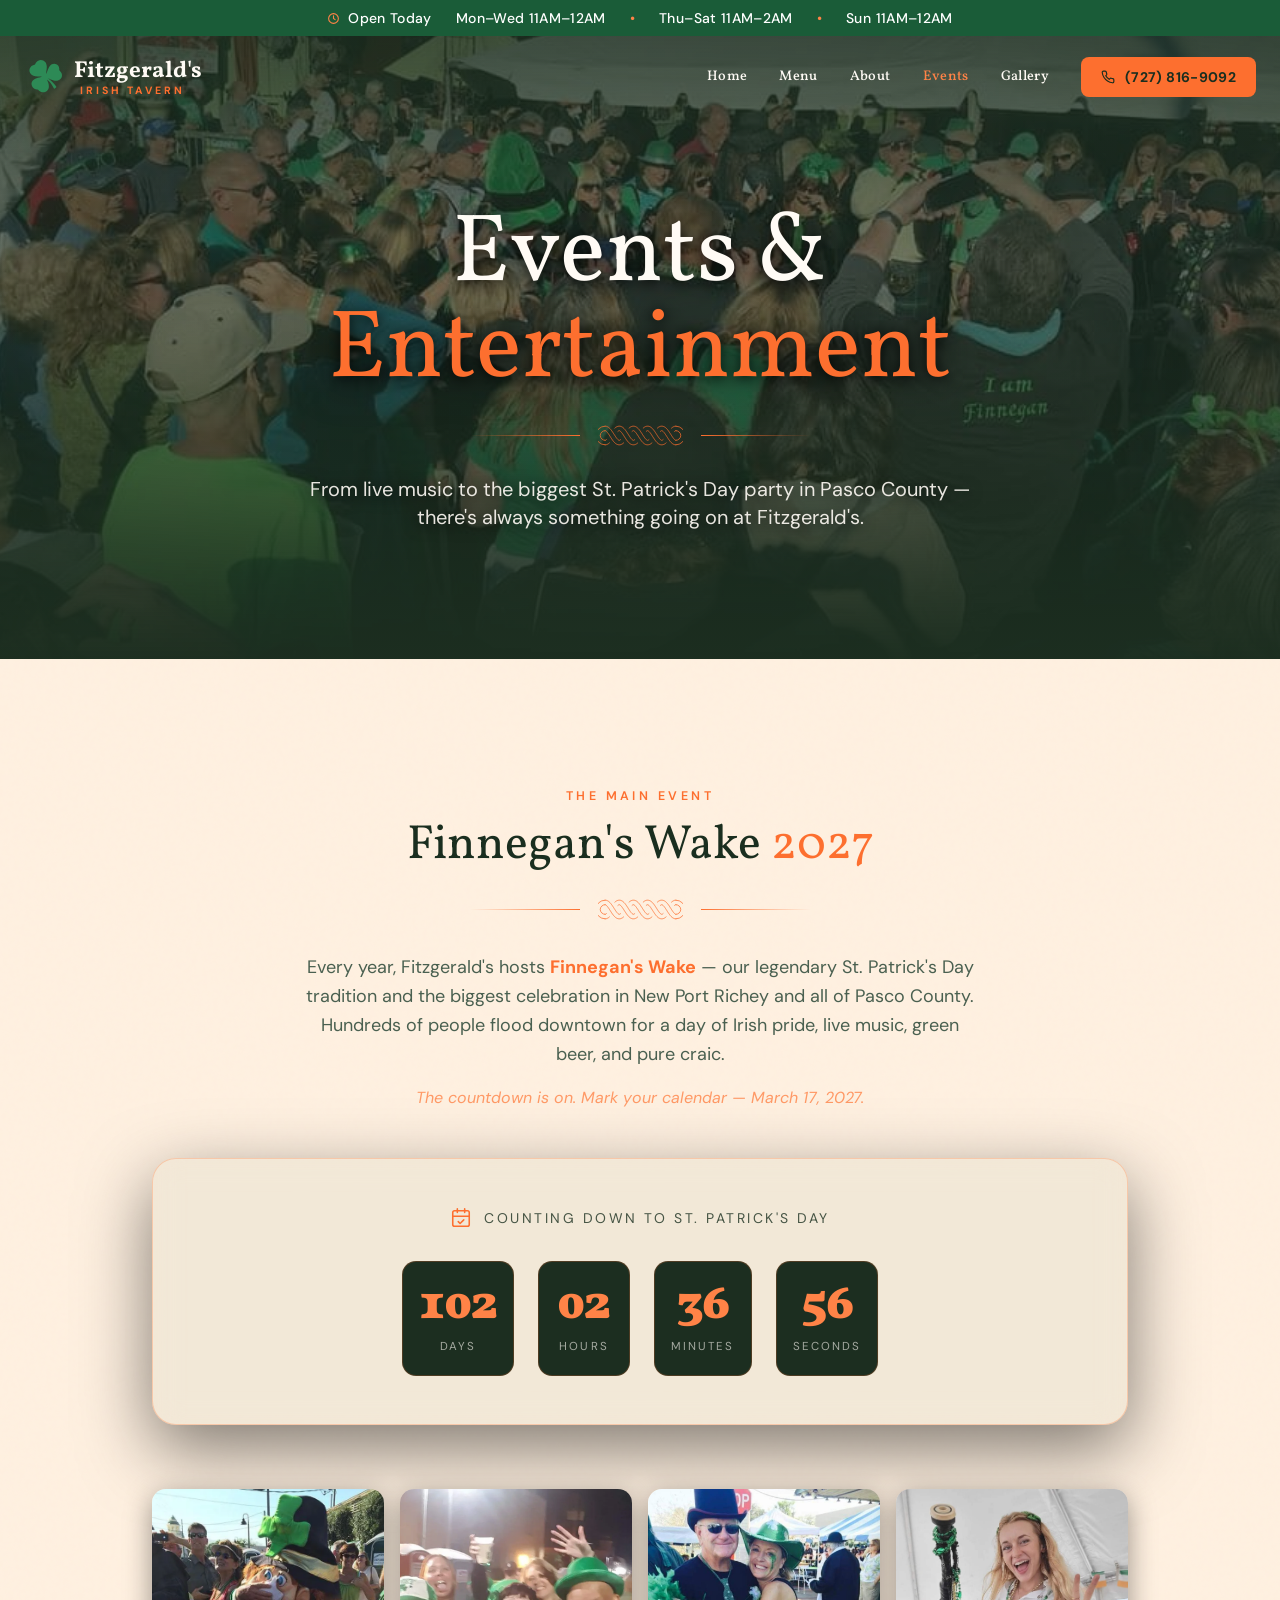
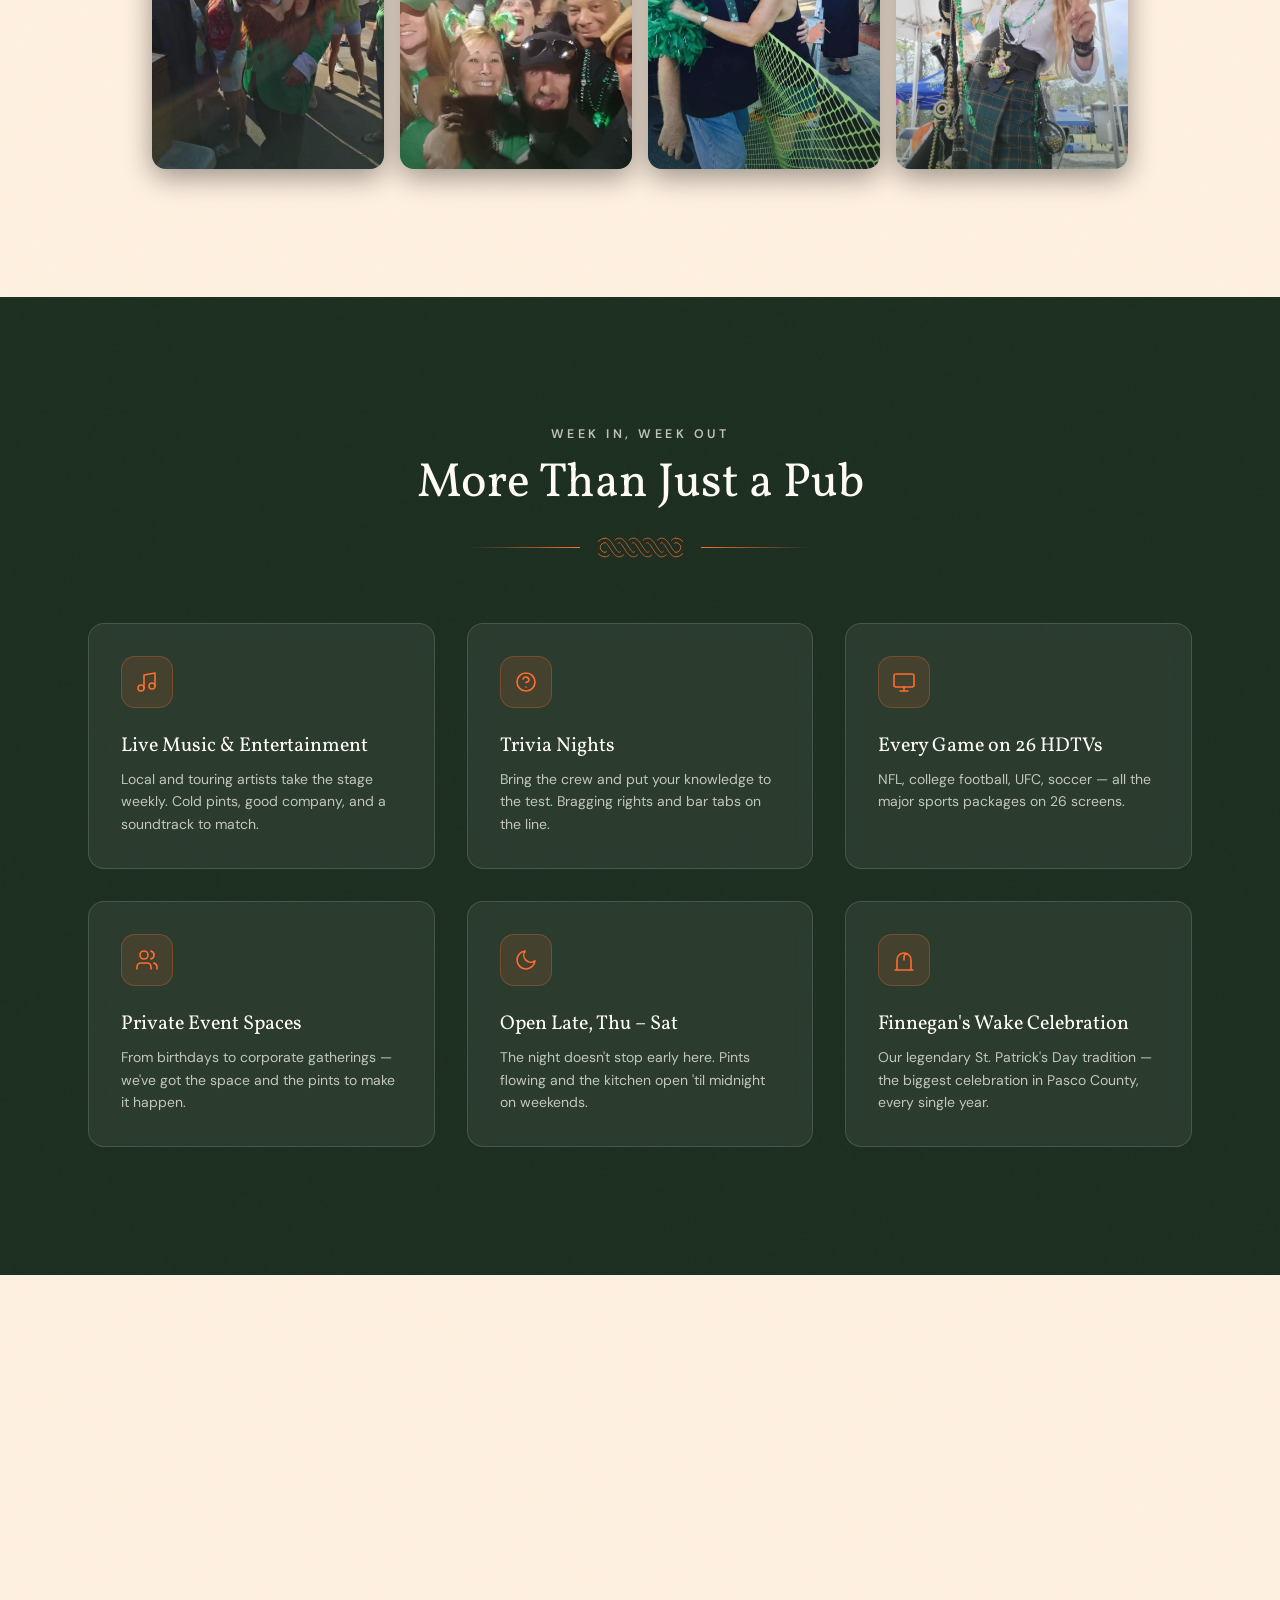
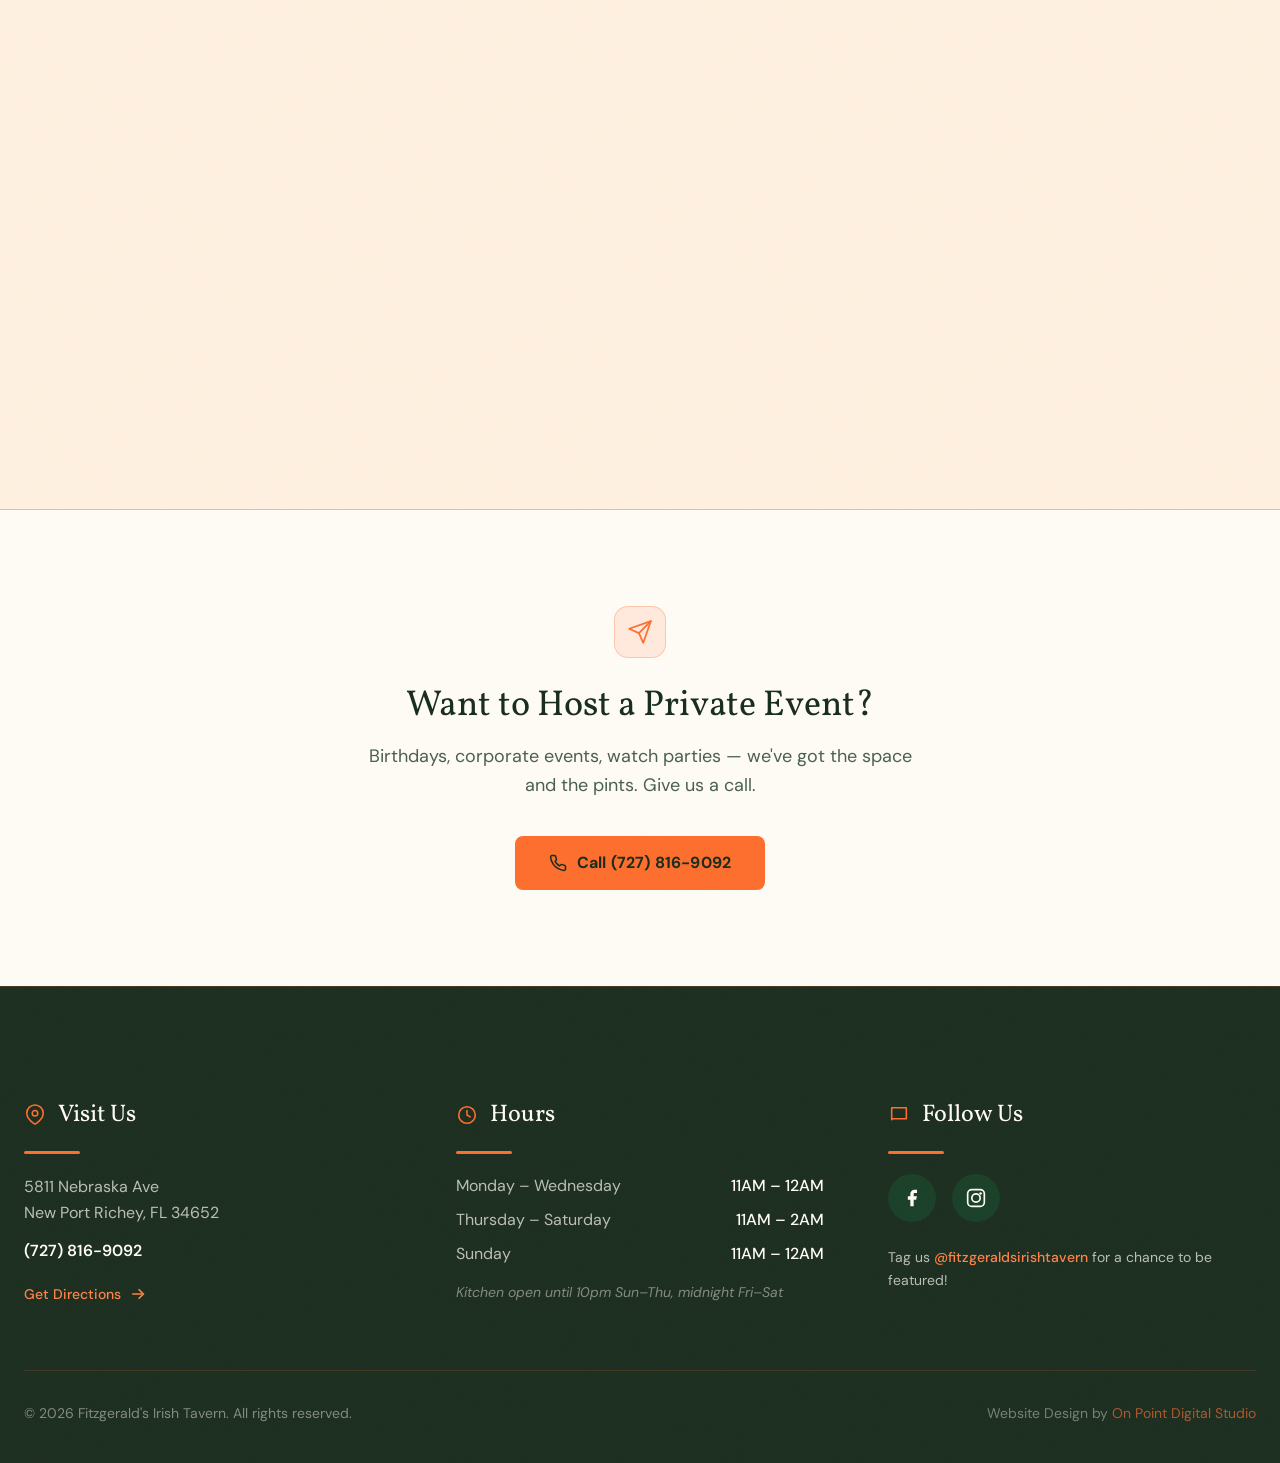
<file: events.html>
<!DOCTYPE html>
<html lang="en">
<head>
  <meta charset="UTF-8">
  <link rel="icon" type="image/png" href="favicon.png">
  <meta name="viewport" content="width=device-width, initial-scale=1.0">
  <title>Events &amp; Entertainment | Fitzgerald's Irish Tavern | Downtown New Port Richey</title>
  <meta name="description" content="Upcoming events at Fitzgerald's Irish Tavern — home of the biggest St. Patrick's Day celebration in New Port Richey and Pasco County. Live music, trivia, and game day every week.">
  <link rel="canonical" href="https://fitzgeraldstavern.com/events.html">
  <meta property="og:type" content="website">
  <meta property="og:site_name" content="Fitzgerald's Irish Tavern">
  <meta property="og:title" content="Events & Live Music | Fitzgerald's Irish Tavern">
  <meta property="og:description" content="Live music and events at Fitzgerald's Irish Tavern in downtown New Port Richey. Check the calendar.">
  <meta property="og:url" content="https://fitzgeraldstavern.com/events.html">
  <meta property="og:image" content="https://fitzgeraldstavern.com/assets/Fitz_hero_v2.jpeg">
  <meta name="twitter:card" content="summary_large_image">
  <meta name="twitter:title" content="Events & Live Music | Fitzgerald's Irish Tavern">
  <meta name="twitter:description" content="Live music and events at Fitzgerald's Irish Tavern in downtown New Port Richey. Check the calendar.">
  <meta name="twitter:image" content="https://fitzgeraldstavern.com/assets/Fitz_hero_v2.jpeg">

  <!-- JSON-LD: BreadcrumbList -->
  <script type="application/ld+json">
  {
    "@context": "https://schema.org",
    "@type": "BreadcrumbList",
    "itemListElement": [
      {"@type": "ListItem", "position": 1, "name": "Home", "item": "https://fitzgeraldstavern.com/"},
      {"@type": "ListItem", "position": 2, "name": "Events", "item": "https://fitzgeraldstavern.com/events.html"}
    ]
  }
  </script>
  <!-- JSON-LD: Finnegan's Wake Event -->
  <script type="application/ld+json">
  {
    "@context": "https://schema.org",
    "@type": "Event",
    "name": "Finnegan's Wake 2027 — St. Patrick's Day Celebration",
    "description": "Fitzgerald's legendary St. Patrick's Day tradition and the biggest celebration in New Port Richey and all of Pasco County. Live music, green beer, and pure craic.",
    "startDate": "2027-03-17T11:00:00-04:00",
    "endDate": "2027-03-18T02:00:00-04:00",
    "eventStatus": "https://schema.org/EventScheduled",
    "eventAttendanceMode": "https://schema.org/OfflineEventAttendanceMode",
    "image": "https://fitzgeraldstavern.com/assets/patio3.jpg",
    "location": {
      "@type": "Place",
      "name": "Fitzgerald's Irish Tavern",
      "address": {
        "@type": "PostalAddress",
        "streetAddress": "5811 Nebraska Ave",
        "addressLocality": "New Port Richey",
        "addressRegion": "FL",
        "postalCode": "34652",
        "addressCountry": "US"
      }
    },
    "organizer": {
      "@type": "Organization",
      "name": "Fitzgerald's Irish Tavern",
      "url": "https://fitzgeraldstavern.com"
    }
  }
  </script>

  <link rel="preconnect" href="https://fonts.googleapis.com">
  <link rel="preconnect" href="https://fonts.gstatic.com" crossorigin>
  <link href="https://fonts.googleapis.com/css2?family=Vollkorn:wght@600;700;800;900&family=DM+Sans:wght@400;500;600;700&display=swap" rel="stylesheet">
  <style>
    :root {
      --orange:       #fd6f2f;
      --orange-hi:    #FF8347;
      --green:        #1a5c38;
      --green-bright: #2d8a56;
      --cream:        #FFFBF5;
      --cream-alt:    #FFF0E0;
      --dark:         #1C2E20;
      --text-dark:    #1a2e1f;
      --text-muted:   #4a6050;
      --tan:          #F2E8D9;
    }

    * { box-sizing: border-box; }
    html { scroll-behavior: smooth; }
    body {
      font-family: 'DM Sans', sans-serif;
      background-color: var(--cream);
      color: var(--text-dark);
      overflow-x: hidden;
      -webkit-font-smoothing: antialiased;
    }
    img { display: block; }

    /* ── Preloader ── */
    .preloader {
      position: fixed; inset: 0; z-index: 10000;
      background: var(--dark);
      display: flex; align-items: center; justify-content: center; flex-direction: column;
      gap: 1.5rem;
      transition: opacity 0.7s ease, visibility 0.7s ease;
    }
    .preloader.loaded { opacity: 0; visibility: hidden; pointer-events: none; }
    .preloader__mark { width: 78px; height: 78px; animation: spin-soft 2.4s ease-in-out infinite; }
    @keyframes spin-soft { 0%,100% { transform: rotate(-8deg) scale(1); } 50% { transform: rotate(8deg) scale(1.06); } }
    .preloader__word {
      font-family: 'Vollkorn', serif; font-weight: 800; font-size: 1.5rem;
      color: var(--cream); letter-spacing: 0.04em;
    }
    .preloader__bar {
      width: 140px; height: 2px; background: rgba(26,92,56,0.15); overflow: hidden; border-radius: 2px;
    }
    .preloader__bar span {
      display: block; height: 100%; width: 40%; background: var(--orange);
      animation: loadSlide 1.1s ease-in-out infinite;
    }
    @keyframes loadSlide { 0% { transform: translateX(-100%); } 100% { transform: translateX(350%); } }

    /* ── Nav ── */
    .nav-bar {
      background: transparent;
      transition: background 0.35s ease, border-color 0.35s ease, box-shadow 0.35s ease, padding 0.4s ease;
      border-bottom: 1px solid transparent;
    }
    .nav-bar.scrolled {
      background: #ffffff;
      border-bottom-color: var(--green);
      box-shadow: 0 2px 18px rgba(0,0,0,0.10);
    }
    .nav-bar.scrolled .nav-link { color: var(--text-dark); }
    .nav-bar.scrolled .nav-link:hover { color: var(--orange); }
    .nav-bar.scrolled .logo-name { fill: var(--text-dark) !important; }
    .nav-bar.scrolled .ham-bar { background-color: var(--text-dark); }
    /* nav links use the display font */
    #mainNav a.nav-link, #mainNav a[aria-current="page"] { font-family: 'Vollkorn', serif; }

    /* ── Page hero (compact) ── */
    .page-hero { position: relative; overflow: hidden; }
    .page-hero-bg {
      position: absolute; inset: -6%; width: 112%; height: 112%;
      background: url('assets/patio3.jpg') center 42% / cover no-repeat;
      transform: translateZ(0); will-change: transform;
      animation: kenBurns 20s ease-in-out infinite alternate;
    }
    @keyframes kenBurns {
      0%   { transform: scale(1) translate(0,0); }
      100% { transform: scale(1.09) translate(-1.5%, -1.2%); }
    }
    .page-hero-overlay {
      position: absolute; inset: 0;
      background:
        linear-gradient(180deg, rgba(28,46,32,0.82) 0%, rgba(28,46,32,0.55) 40%, rgba(28,46,32,0.72) 72%, rgba(28,46,32,0.99) 100%),
        radial-gradient(ellipse 75% 60% at 50% 44%, rgba(0,0,0,0) 0%, rgba(28,46,32,0.4) 100%);
    }
    .hero-heading { text-shadow: 0 2px 14px rgba(0,0,0,0.85), 0 6px 38px rgba(0,0,0,0.6); }

    /* ── Buttons ── */
    .btn-orange {
      background: var(--orange); color: var(--bg-deep); font-weight: 700;
      padding: 15px 34px; border-radius: 8px; transition: all 0.3s ease;
      display: inline-flex; align-items: center; justify-content: center; gap: 10px;
      text-decoration: none; cursor: pointer; letter-spacing: 0.01em;
    }
    .btn-orange:hover { background: var(--orange-hi); box-shadow: 0 10px 30px rgba(253,111,47,0.4); transform: translateY(-2px); }
    .btn-ghost {
      border: 1.5px solid rgba(26,92,56,0.5); color: var(--text-dark); font-weight: 600;
      padding: 14px 32px; border-radius: 8px; transition: all 0.3s ease;
      display: inline-flex; align-items: center; justify-content: center; gap: 10px;
      text-decoration: none; cursor: pointer; background: rgba(26,92,56,0.04);
    }
    .btn-ghost:hover { border-color: var(--orange); color: var(--orange-hi); background: rgba(253,111,47,0.08); transform: translateY(-2px); }

    /* ── Celtic knot interlace divider (signature) ── */
    .knot-divider { display: flex; align-items: center; justify-content: center; gap: 18px; width: 100%; }
    .knot-divider .rule {
      height: 1px; flex: 0 1 110px; max-width: 110px;
      background: linear-gradient(90deg, transparent, var(--orange));
    }
    .knot-divider .rule.rev { background: linear-gradient(90deg, var(--orange), transparent); }
    .knot-divider svg { flex-shrink: 0; }

    /* ── Scroll reveal ── */
    .reveal { opacity: 0; transform: translateY(34px); transition: opacity 0.8s cubic-bezier(.2,.7,.2,1), transform 0.8s cubic-bezier(.2,.7,.2,1); }
    .reveal.visible { opacity: 1; transform: translateY(0); }

    /* ── Glass card ── */
    .glass {
      background: rgba(26,92,56,0.05);
      border: 1px solid rgba(26,92,56,0.1);
      backdrop-filter: blur(12px); -webkit-backdrop-filter: blur(12px);
    }

    /* ── Section label ── */
    .eyebrow {
      font-size: 0.78rem; letter-spacing: 0.28em; text-transform: uppercase;
      color: var(--orange); font-weight: 600;
    }
    .accent-rule { width: 56px; height: 3px; background: var(--orange); border-radius: 2px; }

    /* ── Countdown feature (glassmorphism) ── */
    .countdown-card {
      background: rgba(26,92,56,0.05);
      border: 1px solid rgba(253,111,47,0.28);
      backdrop-filter: blur(14px); -webkit-backdrop-filter: blur(14px);
      box-shadow: 0 24px 70px rgba(0,0,0,0.5);
    }
    .countdown-unit {
      background: var(--dark);
      border: 1px solid rgba(253,111,47,0.22);
      border-radius: 14px;
      padding: 20px 16px;
      min-width: 92px;
      text-align: center;
      backdrop-filter: blur(6px);
    }
    .countdown-number {
      font-family: 'Vollkorn', serif;
      font-weight: 900;
      font-size: 3rem;
      color: var(--orange-hi);
      line-height: 1;
      font-variant-numeric: tabular-nums;
    }
    .countdown-label {
      font-family: 'DM Sans', sans-serif;
      font-size: 0.72rem;
      letter-spacing: 0.18em;
      text-transform: uppercase;
      color: var(--cream);
      opacity: 0.6;
      margin-top: 8px;
    }
    @media (max-width: 480px) {
      .countdown-number { font-size: 2rem; }
      .countdown-unit { min-width: 68px; padding: 14px 8px; }
    }

    /* ── St. Paddy's gallery ── */
    .paddy-gallery { display: grid; grid-template-columns: repeat(2, 1fr); gap: 16px; }
    @media (min-width: 768px) { .paddy-gallery { grid-template-columns: repeat(4, 1fr); } }
    .paddy-gallery figure {
      position: relative; overflow: hidden; border-radius: 14px;
      box-shadow: 0 8px 28px rgba(0,0,0,0.4); margin: 0;
    }
    .paddy-gallery img {
      width: 100%; height: 280px; object-fit: cover;
      transition: transform 0.6s cubic-bezier(.2,.7,.2,1);
    }
    .paddy-gallery figure:hover img { transform: scale(1.07); }
    .paddy-gallery figure::after {
      content: ''; position: absolute; inset: 0;
      background: linear-gradient(180deg, transparent 55%, rgba(28,46,32,0.7) 100%);
      opacity: 0.6; transition: opacity 0.4s ease;
    }
    .paddy-gallery figure:hover::after { opacity: 0.9; }

    /* ── Feature list (event cards) ── */
    .event-card { transition: transform 0.35s ease, box-shadow 0.35s ease, border-color 0.35s ease; border: 1px solid rgba(26,92,56,0.08); }
    .event-card:hover { transform: translateY(-6px); box-shadow: 0 22px 50px rgba(0,0,0,0.5); border-color: rgba(253,111,47,0.4); }
    .feat-icon {
      flex-shrink: 0; width: 52px; height: 52px; border-radius: 14px;
      display: flex; align-items: center; justify-content: center;
      background: rgba(253,111,47,0.12); border: 1px solid rgba(253,111,47,0.28);
      color: var(--orange);
    }

    /* ── Dark-green feature section (scoped overrides) ── */
    .section-dark { background-color: var(--dark) !important; }
    .section-dark h2, .section-dark h3 { color: var(--cream) !important; }
    .section-dark p, .section-dark address, .section-dark li { color: rgba(255,251,245,0.72) !important; }
    .section-dark .glass,
    .section-dark .event-card { background: rgba(255,251,245,0.06) !important; border-color: rgba(255,251,245,0.14) !important; }

    /* ── Noise texture ── */
    .texture { position: relative; }
    .texture::before {
      content: ''; position: absolute; inset: 0; pointer-events: none; z-index: 0; opacity: 0.5;
      background: url("data:image/svg+xml,%3Csvg viewBox='0 0 256 256' xmlns='http://www.w3.org/2000/svg'%3E%3Cfilter id='n'%3E%3CfeTurbulence type='fractalNoise' baseFrequency='0.9' numOctaves='4' stitchTiles='stitch'/%3E%3C/filter%3E%3Crect width='100%25' height='100%25' filter='url(%23n)' opacity='0.04'/%3E%3C/svg%3E");
    }
    .texture > * { position: relative; z-index: 1; }

    /* ── Mobile menu ── */
    .mobile-menu { transform: translateX(100%); transition: transform 0.4s cubic-bezier(.2,.7,.2,1); }
    .mobile-menu.open { transform: translateX(0); }
    .mobile-menu a { color: var(--cream); position: relative; }
    .mobile-menu a:hover { color: var(--orange-hi); }

    /* ── Scrollbar ── */
    ::-webkit-scrollbar { width: 9px; }
    ::-webkit-scrollbar-track { background: var(--dark); }
    ::-webkit-scrollbar-thumb { background: var(--green); border-radius: 4px; }
    ::-webkit-scrollbar-thumb:hover { background: var(--green-bright); }

    /* ── Reduced motion ── */
    @media (prefers-reduced-motion: reduce) {
      *, *::before, *::after { animation-duration: 0.001ms !important; animation-iteration-count: 1 !important; transition-duration: 0.001ms !important; scroll-behavior: auto !important; }
      .page-hero-bg { animation: none; }
      .reveal { opacity: 1; transform: none; }
    }
  </style>
  <link rel="stylesheet" href="css/tailwind.css">
</head>
<body>
<svg width="0" height="0" style="position:absolute" aria-hidden="true"><symbol id="celtic-knot" viewBox="0 0 360 96"><path d="M 30.0 27.5 L 30.3 27.5 L 30.7 27.6 L 31.2 27.7 L 31.9 28.0 L 32.6 28.4 L 33.5 29.0 L 34.5 29.8 L 35.6 30.7 L 36.7 31.8 L 37.9 33.1 L 39.2 34.6 L 40.5 36.2 L 41.9 38.0 L 43.3 39.9 L 44.7 41.9 L 46.1 44.0 L 47.6 46.2 L 49.0 48.5 L 50.5 50.8 L 52.0 53.1 L 53.5 55.5 L 55.0 57.8 L 56.6 60.2 L 58.1 62.6 L 59.7 64.9 L 61.3 67.1 L 62.9 69.4 L 64.5 71.5 L 66.2 73.6 L 67.9 75.6 L 69.7 77.5 L 71.6 79.3 L 73.5 80.9 L 75.5 82.5 L 77.6 83.9 L 79.9 85.1 L 82.2 86.1 L 84.7 86.9 L 87.3 87.3 L 90.0 87.5 L 92.7 87.3 L 95.3 86.9 L 97.8 86.1 L 100.1 85.1 L 102.4 83.9 L 104.5 82.5 L 106.5 80.9 L 108.4 79.3" fill="none" stroke="#fd6f2f" stroke-width="3.2" stroke-linecap="round"/>
<path d="M 144.4 30.7 L 145.5 29.8 L 146.5 29.0 L 147.4 28.4 L 148.1 28.0 L 148.8 27.7 L 149.3 27.6 L 149.7 27.5 L 150.0 27.5 L 150.3 27.5 L 150.7 27.6 L 151.2 27.7 L 151.9 28.0 L 152.6 28.4 L 153.5 29.0 L 154.5 29.8 L 155.6 30.7 L 156.7 31.8 L 157.9 33.1 L 159.2 34.6 L 160.5 36.2 L 161.9 38.0 L 163.3 39.9 L 164.7 41.9 L 166.1 44.0 L 167.6 46.2 L 169.0 48.5 L 170.5 50.8 L 172.0 53.1 L 173.5 55.5 L 175.0 57.8 L 176.6 60.2 L 178.1 62.6 L 179.7 64.9 L 181.3 67.1 L 182.9 69.4 L 184.5 71.5 L 186.2 73.6 L 187.9 75.6 L 189.7 77.5 L 191.6 79.3 L 193.5 80.9 L 195.5 82.5 L 197.6 83.9 L 199.9 85.1 L 202.2 86.1 L 204.7 86.9 L 207.3 87.3 L 210.0 87.5 L 212.7 87.3 L 215.3 86.9 L 217.8 86.1 L 220.1 85.1 L 222.4 83.9 L 224.5 82.5 L 226.5 80.9 L 228.4 79.3" fill="none" stroke="#fd6f2f" stroke-width="3.2" stroke-linecap="round"/>
<path d="M 264.4 30.7 L 265.5 29.8 L 266.5 29.0 L 267.4 28.4 L 268.1 28.0 L 268.8 27.7 L 269.3 27.6 L 269.7 27.5 L 270.0 27.5 L 270.3 27.5 L 270.7 27.6 L 271.2 27.7 L 271.9 28.0 L 272.6 28.4 L 273.5 29.0 L 274.5 29.8 L 275.6 30.7 L 276.7 31.8 L 277.9 33.1 L 279.2 34.6 L 280.5 36.2 L 281.9 38.0 L 283.3 39.9 L 284.7 41.9 L 286.1 44.0 L 287.6 46.2 L 289.0 48.5 L 290.5 50.8 L 292.0 53.1 L 293.5 55.5 L 295.0 57.8 L 296.6 60.2 L 298.1 62.6 L 299.7 64.9 L 301.3 67.1 L 302.9 69.4 L 304.5 71.5 L 306.2 73.6 L 307.9 75.6 L 309.7 77.5 L 311.6 79.3 L 313.5 80.9 L 315.5 82.5 L 317.6 83.9 L 319.9 85.1 L 322.2 86.1 L 324.7 86.9 L 327.3 87.3 L 330.0 87.5" fill="none" stroke="#fd6f2f" stroke-width="3.2" stroke-linecap="round"/>
<path d="M 30.0 8.5 L 32.7 8.7 L 35.3 9.1 L 37.8 9.9 L 40.1 10.9 L 42.4 12.1 L 44.5 13.5 L 46.5 15.1 L 48.4 16.7 L 50.3 18.5 L 52.1 20.4 L 53.8 22.4 L 55.5 24.5 L 57.1 26.6 L 58.7 28.9 L 60.3 31.1 L 61.9 33.4 L 63.4 35.8 L 65.0 38.2 L 66.5 40.5 L 68.0 42.9 L 69.5 45.2 L 71.0 47.5 L 72.4 49.8 L 73.9 52.0 L 75.3 54.1 L 76.7 56.1 L 78.1 58.0 L 79.5 59.8 L 80.8 61.4 L 82.1 62.9 L 83.3 64.2 L 84.4 65.3 L 85.5 66.2 L 86.5 67.0 L 87.4 67.6 L 88.1 68.0 L 88.8 68.3 L 89.3 68.4 L 89.7 68.5 L 90.0 68.5 L 90.3 68.5 L 90.7 68.4 L 91.2 68.3 L 91.9 68.0 L 92.6 67.6 L 93.5 67.0 L 94.5 66.2 L 95.6 65.3" fill="none" stroke="#fd6f2f" stroke-width="3.2" stroke-linecap="round"/>
<path d="M 131.6 16.7 L 133.5 15.1 L 135.5 13.5 L 137.6 12.1 L 139.9 10.9 L 142.2 9.9 L 144.7 9.1 L 147.3 8.7 L 150.0 8.5 L 152.7 8.7 L 155.3 9.1 L 157.8 9.9 L 160.1 10.9 L 162.4 12.1 L 164.5 13.5 L 166.5 15.1 L 168.4 16.7 L 170.3 18.5 L 172.1 20.4 L 173.8 22.4 L 175.5 24.5 L 177.1 26.6 L 178.7 28.9 L 180.3 31.1 L 181.9 33.4 L 183.4 35.8 L 185.0 38.2 L 186.5 40.5 L 188.0 42.9 L 189.5 45.2 L 191.0 47.5 L 192.4 49.8 L 193.9 52.0 L 195.3 54.1 L 196.7 56.1 L 198.1 58.0 L 199.5 59.8 L 200.8 61.4 L 202.1 62.9 L 203.3 64.2 L 204.4 65.3 L 205.5 66.2 L 206.5 67.0 L 207.4 67.6 L 208.1 68.0 L 208.8 68.3 L 209.3 68.4 L 209.7 68.5 L 210.0 68.5 L 210.3 68.5 L 210.7 68.4 L 211.2 68.3 L 211.9 68.0 L 212.6 67.6 L 213.5 67.0 L 214.5 66.2 L 215.6 65.3" fill="none" stroke="#fd6f2f" stroke-width="3.2" stroke-linecap="round"/>
<path d="M 251.6 16.7 L 253.5 15.1 L 255.5 13.5 L 257.6 12.1 L 259.9 10.9 L 262.2 9.9 L 264.7 9.1 L 267.3 8.7 L 270.0 8.5 L 272.7 8.7 L 275.3 9.1 L 277.8 9.9 L 280.1 10.9 L 282.4 12.1 L 284.5 13.5 L 286.5 15.1 L 288.4 16.7 L 290.3 18.5 L 292.1 20.4 L 293.8 22.4 L 295.5 24.5 L 297.1 26.6 L 298.7 28.9 L 300.3 31.1 L 301.9 33.4 L 303.4 35.8 L 305.0 38.2 L 306.5 40.5 L 308.0 42.9 L 309.5 45.2 L 311.0 47.5 L 312.4 49.8 L 313.9 52.0 L 315.3 54.1 L 316.7 56.1 L 318.1 58.0 L 319.5 59.8 L 320.8 61.4 L 322.1 62.9 L 323.3 64.2 L 324.4 65.3 L 325.5 66.2 L 326.5 67.0 L 327.4 67.6 L 328.1 68.0 L 328.8 68.3 L 329.3 68.4 L 329.7 68.5 L 330.0 68.5" fill="none" stroke="#fd6f2f" stroke-width="3.2" stroke-linecap="round"/>
<path d="M 30.0 87.5 L 32.7 87.3 L 35.3 86.9 L 37.8 86.1 L 40.1 85.1 L 42.4 83.9 L 44.5 82.5 L 46.5 80.9 L 48.4 79.3" fill="none" stroke="#fd6f2f" stroke-width="3.2" stroke-linecap="round"/>
<path d="M 84.4 30.7 L 85.5 29.8 L 86.5 29.0 L 87.4 28.4 L 88.1 28.0 L 88.8 27.7 L 89.3 27.6 L 89.7 27.5 L 90.0 27.5 L 90.3 27.5 L 90.7 27.6 L 91.2 27.7 L 91.9 28.0 L 92.6 28.4 L 93.5 29.0 L 94.5 29.8 L 95.6 30.7 L 96.7 31.8 L 97.9 33.1 L 99.2 34.6 L 100.5 36.2 L 101.9 38.0 L 103.3 39.9 L 104.7 41.9 L 106.1 44.0 L 107.6 46.2 L 109.0 48.5 L 110.5 50.8 L 112.0 53.1 L 113.5 55.5 L 115.0 57.8 L 116.6 60.2 L 118.1 62.6 L 119.7 64.9 L 121.3 67.1 L 122.9 69.4 L 124.5 71.5 L 126.2 73.6 L 127.9 75.6 L 129.7 77.5 L 131.6 79.3 L 133.5 80.9 L 135.5 82.5 L 137.6 83.9 L 139.9 85.1 L 142.2 86.1 L 144.7 86.9 L 147.3 87.3 L 150.0 87.5 L 152.7 87.3 L 155.3 86.9 L 157.8 86.1 L 160.1 85.1 L 162.4 83.9 L 164.5 82.5 L 166.5 80.9 L 168.4 79.3" fill="none" stroke="#fd6f2f" stroke-width="3.2" stroke-linecap="round"/>
<path d="M 204.4 30.7 L 205.5 29.8 L 206.5 29.0 L 207.4 28.4 L 208.1 28.0 L 208.8 27.7 L 209.3 27.6 L 209.7 27.5 L 210.0 27.5 L 210.3 27.5 L 210.7 27.6 L 211.2 27.7 L 211.9 28.0 L 212.6 28.4 L 213.5 29.0 L 214.5 29.8 L 215.6 30.7 L 216.7 31.8 L 217.9 33.1 L 219.2 34.6 L 220.5 36.2 L 221.9 38.0 L 223.3 39.9 L 224.7 41.9 L 226.1 44.0 L 227.6 46.2 L 229.0 48.5 L 230.5 50.8 L 232.0 53.1 L 233.5 55.5 L 235.0 57.8 L 236.6 60.2 L 238.1 62.6 L 239.7 64.9 L 241.3 67.1 L 242.9 69.4 L 244.5 71.5 L 246.2 73.6 L 247.9 75.6 L 249.7 77.5 L 251.6 79.3 L 253.5 80.9 L 255.5 82.5 L 257.6 83.9 L 259.9 85.1 L 262.2 86.1 L 264.7 86.9 L 267.3 87.3 L 270.0 87.5 L 272.7 87.3 L 275.3 86.9 L 277.8 86.1 L 280.1 85.1 L 282.4 83.9 L 284.5 82.5 L 286.5 80.9 L 288.4 79.3" fill="none" stroke="#fd6f2f" stroke-width="3.2" stroke-linecap="round"/>
<path d="M 324.4 30.7 L 325.5 29.8 L 326.5 29.0 L 327.4 28.4 L 328.1 28.0 L 328.8 27.7 L 329.3 27.6 L 329.7 27.5 L 330.0 27.5" fill="none" stroke="#fd6f2f" stroke-width="3.2" stroke-linecap="round"/>
<path d="M 30.0 68.5 L 30.3 68.5 L 30.7 68.4 L 31.2 68.3 L 31.9 68.0 L 32.6 67.6 L 33.5 67.0 L 34.5 66.2 L 35.6 65.3" fill="none" stroke="#fd6f2f" stroke-width="3.2" stroke-linecap="round"/>
<path d="M 71.6 16.7 L 73.5 15.1 L 75.5 13.5 L 77.6 12.1 L 79.9 10.9 L 82.2 9.9 L 84.7 9.1 L 87.3 8.7 L 90.0 8.5 L 92.7 8.7 L 95.3 9.1 L 97.8 9.9 L 100.1 10.9 L 102.4 12.1 L 104.5 13.5 L 106.5 15.1 L 108.4 16.7 L 110.3 18.5 L 112.1 20.4 L 113.8 22.4 L 115.5 24.5 L 117.1 26.6 L 118.7 28.9 L 120.3 31.1 L 121.9 33.4 L 123.4 35.8 L 125.0 38.2 L 126.5 40.5 L 128.0 42.9 L 129.5 45.2 L 131.0 47.5 L 132.4 49.8 L 133.9 52.0 L 135.3 54.1 L 136.7 56.1 L 138.1 58.0 L 139.5 59.8 L 140.8 61.4 L 142.1 62.9 L 143.3 64.2 L 144.4 65.3 L 145.5 66.2 L 146.5 67.0 L 147.4 67.6 L 148.1 68.0 L 148.8 68.3 L 149.3 68.4 L 149.7 68.5 L 150.0 68.5 L 150.3 68.5 L 150.7 68.4 L 151.2 68.3 L 151.9 68.0 L 152.6 67.6 L 153.5 67.0 L 154.5 66.2 L 155.6 65.3" fill="none" stroke="#fd6f2f" stroke-width="3.2" stroke-linecap="round"/>
<path d="M 191.6 16.7 L 193.5 15.1 L 195.5 13.5 L 197.6 12.1 L 199.9 10.9 L 202.2 9.9 L 204.7 9.1 L 207.3 8.7 L 210.0 8.5 L 212.7 8.7 L 215.3 9.1 L 217.8 9.9 L 220.1 10.9 L 222.4 12.1 L 224.5 13.5 L 226.5 15.1 L 228.4 16.7 L 230.3 18.5 L 232.1 20.4 L 233.8 22.4 L 235.5 24.5 L 237.1 26.6 L 238.7 28.9 L 240.3 31.1 L 241.9 33.4 L 243.4 35.8 L 245.0 38.2 L 246.5 40.5 L 248.0 42.9 L 249.5 45.2 L 251.0 47.5 L 252.4 49.8 L 253.9 52.0 L 255.3 54.1 L 256.7 56.1 L 258.1 58.0 L 259.5 59.8 L 260.8 61.4 L 262.1 62.9 L 263.3 64.2 L 264.4 65.3 L 265.5 66.2 L 266.5 67.0 L 267.4 67.6 L 268.1 68.0 L 268.8 68.3 L 269.3 68.4 L 269.7 68.5 L 270.0 68.5 L 270.3 68.5 L 270.7 68.4 L 271.2 68.3 L 271.9 68.0 L 272.6 67.6 L 273.5 67.0 L 274.5 66.2 L 275.6 65.3" fill="none" stroke="#fd6f2f" stroke-width="3.2" stroke-linecap="round"/>
<path d="M 311.6 16.7 L 313.5 15.1 L 315.5 13.5 L 317.6 12.1 L 319.9 10.9 L 322.2 9.9 L 324.7 9.1 L 327.3 8.7 L 330.0 8.5" fill="none" stroke="#fd6f2f" stroke-width="3.2" stroke-linecap="round"/>
<path d="M 30.0 8.5 A 39.5 39.5 0 0 0 30.0 87.5" fill="none" stroke="#fd6f2f" stroke-width="3.2" stroke-linecap="round"/>
<path d="M 30.0 27.5 A 20.5 20.5 0 0 0 30.0 68.5" fill="none" stroke="#fd6f2f" stroke-width="3.2" stroke-linecap="round"/>
<path d="M 330.0 8.5 A 39.5 39.5 0 0 1 330.0 87.5" fill="none" stroke="#fd6f2f" stroke-width="3.2" stroke-linecap="round"/>
<path d="M 330.0 27.5 A 20.5 20.5 0 0 1 330.0 68.5" fill="none" stroke="#fd6f2f" stroke-width="3.2" stroke-linecap="round"/></symbol></svg>

  <!-- ════════════════ PRELOADER ════════════════ -->
  <div class="preloader" id="preloader" aria-hidden="true">
    <svg class="preloader__mark" viewBox="0 0 512 512" xmlns="http://www.w3.org/2000/svg">
      <g transform="translate(256,256) rotate(-15) translate(-256,-256)">
        <g transform="translate(0,512) scale(0.1,-0.1)" fill="#2d8a56" stroke="none">
          <path d="M2155 4465 c-173 -38 -304 -120 -432 -271 -30 -35 -64 -69 -76 -76 -12 -6 -80 -15 -152 -19 -230 -14 -364 -68 -501 -204 -64 -63 -90 -98 -123 -165 -93 -191 -94 -393 -1 -585 113 -233 312 -369 735 -499 116 -35 255 -78 310 -95 105 -32 145 -53 145 -76 0 -23 -34 -26 -177 -16 -173 14 -461 14 -573 1 -122 -14 -233 -45 -330 -93 -68 -33 -102 -58 -170 -127 -131 -131 -184 -258 -183 -440 0 -189 65 -342 203 -481 90 -91 163 -138 285 -184 86 -32 95 -40 145 -131 83 -151 194 -257 345 -329 206 -99 424 -101 620 -7 144 70 239 164 315 314 100 195 122 436 75 822 -15 123 -14 166 5 166 17 0 164 -241 235 -385 123 -251 201 -498 241 -764 26 -174 44 -182 218 -96 126 61 146 78 146 120 0 64 -155 413 -280 630 -100 173 -253 397 -357 519 -35 42 -42 66 -19 66 8 0 57 -33 108 -73 145 -113 288 -219 348 -259 205 -134 396 -200 580 -200 186 -1 340 62 467 188 140 139 214 361 184 551 -17 111 -47 193 -102 284 -87 142 -83 124 -49 221 39 111 50 195 39 293 -16 154 -64 258 -170 369 -225 238 -594 251 -885 33 -127 -96 -245 -236 -444 -527 -114 -167 -174 -240 -197 -240 -7 0 -13 7 -13 15 0 8 43 115 96 237 113 261 165 403 202 548 23 91 26 126 27 260 0 169 -9 217 -66 337 -85 178 -274 327 -465 368 -84 18 -228 18 -309 0z"/>
        </g>
      </g>
    </svg>
    <span class="preloader__word">Fitzgerald's</span>
    <div class="preloader__bar"><span></span></div>
  </div>

  <!-- ════════════════ TOP BAR (Hours) ════════════════ -->
  <div class="fixed top-0 left-0 w-full z-50 bg-green text-white text-xs sm:text-sm font-medium tracking-wide" id="topBar">
    <div class="max-w-7xl mx-auto px-6 py-2 flex justify-center items-center gap-3 sm:gap-6">
      <span class="hidden sm:inline-flex items-center gap-2">
        <svg width="13" height="13" viewBox="0 0 24 24" fill="none" stroke="currentColor" stroke-width="2" stroke-linecap="round" class="text-orange-hi"><circle cx="12" cy="12" r="9"/><path d="M12 7v5l3 2"/></svg>
        Open Today
      </span>
      <span>Mon–Wed 11AM–12AM</span>
      <span class="text-orange-hi">•</span>
      <span>Thu–Sat 11AM–2AM</span>
      <span class="text-orange-hi">•</span>
      <span>Sun 11AM–12AM</span>
    </div>
  </div>

  <!-- ════════════════ NAVIGATION ════════════════ -->
  <nav class="nav-bar fixed left-0 w-full z-50 py-2.5 lg:py-4" style="top: 0;" id="mainNav">
    <div class="max-w-7xl mx-auto px-6 flex items-center justify-between">
      <!-- Logo -->
      <a href="index.html" class="flex items-center gap-3 no-underline" aria-label="Fitzgerald's Irish Tavern home">
        <svg xmlns="http://www.w3.org/2000/svg" viewBox="0 0 280 52" width="270" height="50" class="flex-shrink-0">
          <svg x="0" y="2" width="44" height="44" viewBox="0 0 512 512" overflow="visible">
            <g transform="translate(256,256) rotate(-15) translate(-256,-256)">
              <g transform="translate(0,512) scale(0.1,-0.1)" fill="#2d8a56" stroke="none">
                <path d="M2155 4465 c-173 -38 -304 -120 -432 -271 -30 -35 -64 -69 -76 -76 -12 -6 -80 -15 -152 -19 -230 -14 -364 -68 -501 -204 -64 -63 -90 -98 -123 -165 -93 -191 -94 -393 -1 -585 113 -233 312 -369 735 -499 116 -35 255 -78 310 -95 105 -32 145 -53 145 -76 0 -23 -34 -26 -177 -16 -173 14 -461 14 -573 1 -122 -14 -233 -45 -330 -93 -68 -33 -102 -58 -170 -127 -131 -131 -184 -258 -183 -440 0 -189 65 -342 203 -481 90 -91 163 -138 285 -184 86 -32 95 -40 145 -131 83 -151 194 -257 345 -329 206 -99 424 -101 620 -7 144 70 239 164 315 314 100 195 122 436 75 822 -15 123 -14 166 5 166 17 0 164 -241 235 -385 123 -251 201 -498 241 -764 26 -174 44 -182 218 -96 126 61 146 78 146 120 0 64 -155 413 -280 630 -100 173 -253 397 -357 519 -35 42 -42 66 -19 66 8 0 57 -33 108 -73 145 -113 288 -219 348 -259 205 -134 396 -200 580 -200 186 -1 340 62 467 188 140 139 214 361 184 551 -17 111 -47 193 -102 284 -87 142 -83 124 -49 221 39 111 50 195 39 293 -16 154 -64 258 -170 369 -225 238 -594 251 -885 33 -127 -96 -245 -236 -444 -527 -114 -167 -174 -240 -197 -240 -7 0 -13 7 -13 15 0 8 43 115 96 237 113 261 165 403 202 548 23 91 26 126 27 260 0 169 -9 217 -66 337 -85 178 -274 327 -465 368 -84 18 -228 18 -309 0z"/>
              </g>
            </g>
          </svg>
          <text x="52" y="26" font-family="'Vollkorn', serif" font-weight="700" font-size="24" fill="#FFFBF5" class="logo-name">Fitzgerald's</text>
          <text x="58" y="44" font-family="'DM Sans', sans-serif" font-weight="700" font-size="11" fill="#fd6f2f" letter-spacing="3">IRISH TAVERN</text>
        </svg>
      </a>

      <!-- Desktop Nav -->
      <div class="hidden lg:flex items-center gap-8">
        <a href="index.html" class="nav-link text-cream hover:text-orange-hi transition-colors duration-300 font-medium text-sm tracking-wide">Home</a>
        <a href="menu.html" class="nav-link text-cream hover:text-orange-hi transition-colors duration-300 font-medium text-sm tracking-wide">Menu</a>
        <a href="index.html#about" class="nav-link text-cream hover:text-orange-hi transition-colors duration-300 font-medium text-sm tracking-wide">About</a>
        <a href="events.html" class="text-orange-hi transition-colors duration-300 font-medium text-sm tracking-wide" aria-current="page">Events</a>
        <a href="index.html#gallery" class="nav-link text-cream hover:text-orange-hi transition-colors duration-300 font-medium text-sm tracking-wide">Gallery</a>
        <a href="tel:+17278169092" class="btn-orange !py-2.5 !px-5 text-sm tracking-wide">
          <svg width="14" height="14" fill="none" stroke="currentColor" stroke-width="2" viewBox="0 0 24 24" stroke-linecap="round"><path d="M22 16.92v3a2 2 0 01-2.18 2 19.79 19.79 0 01-8.63-3.07 19.5 19.5 0 01-6-6 19.79 19.79 0 01-3.07-8.67A2 2 0 014.11 2h3a2 2 0 012 1.72c.127.96.361 1.903.7 2.81a2 2 0 01-.45 2.11L8.09 9.91a16 16 0 006 6l1.27-1.27a2 2 0 012.11-.45c.907.339 1.85.573 2.81.7A2 2 0 0122 16.92z"/></svg>
          (727) 816-9092
        </a>
      </div>

      <!-- Mobile hamburger -->
      <button id="hamburger" class="lg:hidden flex flex-col gap-1.5 p-2 z-50 cursor-pointer" aria-label="Open menu" aria-expanded="false">
        <span class="ham-bar block w-6 h-0.5 bg-cream transition-all duration-300 origin-center" id="ham-top"></span>
        <span class="ham-bar block w-6 h-0.5 bg-cream transition-all duration-300" id="ham-mid"></span>
        <span class="ham-bar block w-6 h-0.5 bg-cream transition-all duration-300 origin-center" id="ham-bot"></span>
      </button>
    </div>
  </nav>

  <!-- Mobile Menu -->
  <div class="mobile-menu fixed inset-0 z-40 flex flex-col items-center justify-center gap-9 lg:hidden texture" id="mobileMenu" style="background: var(--dark); min-height: 100vh; min-height: 100dvh;">
    <a href="index.html" class="text-3xl font-display font-bold tracking-wide">Home</a>
    <a href="menu.html" class="text-3xl font-display font-bold tracking-wide">Menu</a>
    <a href="index.html#about" class="text-3xl font-display font-bold tracking-wide">About</a>
    <a href="events.html" class="text-3xl font-display font-bold tracking-wide" style="color: var(--orange-hi);" onclick="closeMobile()">Events</a>
    <a href="index.html#gallery" class="text-3xl font-display font-bold tracking-wide">Gallery</a>
    <a href="tel:+17278169092" class="mt-2 text-xl font-body font-semibold tracking-wide text-orange-hi" onclick="closeMobile()">(727) 816-9092</a>
  </div>

  <!-- ════════════════ PAGE HERO (compact) ════════════════ -->
  <span id="top"></span>
  <section class="page-hero relative flex items-center justify-center pt-44 pb-24 sm:pt-52 sm:pb-32 min-h-[58vh]">
    <div class="page-hero-bg" aria-hidden="true"></div>
    <div class="page-hero-overlay" aria-hidden="true"></div>

    <div class="relative z-10 text-center px-6 max-w-3xl">
      <h1 class="font-display font-900 text-5xl sm:text-6xl md:text-7xl lg:text-8xl text-cream leading-[1.06] mb-6 hero-heading">
        Events &amp; <span class="text-orange">Entertainment</span>
      </h1>

      <!-- Celtic knot interlace divider (signature) -->
      <div class="knot-divider mb-7" aria-hidden="true">
        <span class="rule"></span>
        <svg class="knot-svg" viewBox="0 0 360 96" width="85" height="23" preserveAspectRatio="xMidYMid meet" aria-hidden="true"><use href="#celtic-knot"/></svg>
        <span class="rule rev"></span>
      </div>

      <p class="font-body text-cream/90 text-lg sm:text-xl max-w-2xl mx-auto" style="text-shadow: 0 2px 16px rgba(0,0,0,0.9);">
        From live music to the biggest St. Patrick's Day party in Pasco County &mdash; there's always something going on at Fitzgerald's.
      </p>
    </div>
  </section>

  <!-- ════════════════ ST. PATRICK'S DAY COUNTDOWN ════════════════ -->
  <section class="bg-cream-alt texture py-24 sm:py-32">
    <div class="max-w-5xl mx-auto px-6">
      <div class="text-center mb-12 reveal">
        <p class="eyebrow mb-4">The Main Event</p>
        <h2 class="font-display font-800 text-3xl sm:text-4xl lg:text-5xl text-text-dark mb-7">
          Finnegan's Wake <span class="text-orange">2027</span>
        </h2>
        <div class="knot-divider mb-8">
          <span class="rule"></span>
          <svg class="knot-svg" viewBox="0 0 360 96" width="85" height="23" preserveAspectRatio="xMidYMid meet" aria-hidden="true"><use href="#celtic-knot"/></svg>
          <span class="rule rev"></span>
        </div>
        <p class="text-text-muted text-lg max-w-2xl mx-auto mb-4 leading-relaxed">
          Every year, Fitzgerald's hosts <strong class="text-orange">Finnegan's Wake</strong> &mdash; our legendary St. Patrick's Day tradition and the biggest celebration in New Port Richey and all of Pasco County. Hundreds of people flood downtown for a day of Irish pride, live music, green beer, and pure craic.
        </p>
        <p class="text-orange-hi/80 text-base italic">The countdown is on. Mark your calendar &mdash; March 17, 2027.</p>
      </div>

      <!-- Countdown feature card (glassmorphism) -->
      <div class="countdown-card rounded-3xl px-6 py-10 sm:px-12 sm:py-12 mb-16 reveal">
        <div class="flex items-center justify-center gap-3 mb-8">
          <svg width="22" height="22" viewBox="0 0 24 24" fill="none" stroke="#fd6f2f" stroke-width="1.7" stroke-linecap="round" stroke-linejoin="round" aria-hidden="true"><rect x="3" y="4" width="18" height="17" rx="2"/><path d="M16 2v4M8 2v4M3 10h18"/><path d="M9 16l2 2 4-4"/></svg>
          <p class="font-body text-text-dark/80 text-sm tracking-[0.18em] uppercase">Counting Down to St. Patrick's Day</p>
        </div>
        <div class="flex flex-wrap justify-center gap-4 sm:gap-6" id="countdown">
          <div class="countdown-unit">
            <div class="countdown-number" id="cd-days">---</div>
            <div class="countdown-label">Days</div>
          </div>
          <div class="countdown-unit">
            <div class="countdown-number" id="cd-hours">--</div>
            <div class="countdown-label">Hours</div>
          </div>
          <div class="countdown-unit">
            <div class="countdown-number" id="cd-mins">--</div>
            <div class="countdown-label">Minutes</div>
          </div>
          <div class="countdown-unit">
            <div class="countdown-number" id="cd-secs">--</div>
            <div class="countdown-label">Seconds</div>
          </div>
        </div>
      </div>

      <!-- St. Paddy's Photo Gallery -->
      <div class="paddy-gallery reveal">
        <figure><img src="assets/St.Patricks_images/St.Patties1.webp" alt="Fitzgerald's leprechaun mascot leading the St. Patrick's Day celebration" loading="lazy"></figure>
        <figure><img src="assets/St.Patricks_images/St.Patties2.webp" alt="Friends celebrating St. Patrick's Day at Fitzgerald's" loading="lazy"></figure>
        <figure><img src="assets/St.Patricks_images/St.Patties3.jpg" alt="Couple enjoying the St. Patrick's Day festivities at Fitzgerald's" loading="lazy"></figure>
        <figure><img src="assets/St.Patricks_images/St.Patties4.jpg" alt="Bagpiper performing at Fitzgerald's St. Patrick's Day celebration" loading="lazy"></figure>
      </div>
    </div>
  </section>

  <!-- ════════════════ WHAT'S ON / WEEKLY ════════════════ -->
  <section class="section-dark texture py-24 sm:py-32">
    <div class="max-w-6xl mx-auto px-6">
      <div class="text-center mb-16 reveal">
        <p class="eyebrow mb-4">Week In, Week Out</p>
        <h2 class="font-display font-800 text-3xl sm:text-4xl lg:text-5xl text-text-dark mb-7">More Than Just a Pub</h2>
        <div class="knot-divider">
          <span class="rule"></span>
          <svg class="knot-svg" viewBox="0 0 360 96" width="85" height="23" preserveAspectRatio="xMidYMid meet" aria-hidden="true"><use href="#celtic-knot"/></svg>
          <span class="rule rev"></span>
        </div>
      </div>

      <div class="grid sm:grid-cols-2 lg:grid-cols-3 gap-6 lg:gap-8">
        <!-- Live Music -->
        <article class="event-card glass rounded-2xl p-8 reveal">
          <span class="feat-icon mb-6">
            <svg width="24" height="24" viewBox="0 0 24 24" fill="none" stroke="currentColor" stroke-width="1.6" stroke-linecap="round" stroke-linejoin="round"><path d="M9 18V5l11-2v13"/><circle cx="6" cy="18" r="3"/><circle cx="17" cy="16" r="3"/></svg>
          </span>
          <h3 class="font-display font-700 text-xl text-text-dark mb-2">Live Music &amp; Entertainment</h3>
          <p class="text-text-muted/80 text-sm leading-relaxed">Local and touring artists take the stage weekly. Cold pints, good company, and a soundtrack to match.</p>
        </article>

        <!-- Trivia -->
        <article class="event-card glass rounded-2xl p-8 reveal" style="transition-delay: 0.08s;">
          <span class="feat-icon mb-6">
            <svg width="24" height="24" viewBox="0 0 24 24" fill="none" stroke="currentColor" stroke-width="1.6" stroke-linecap="round" stroke-linejoin="round"><path d="M12 3a9 9 0 100 18 9 9 0 000-18z"/><path d="M9.1 9a3 3 0 015.8 1c0 2-3 2.5-3 2.5"/><path d="M12 17h.01"/></svg>
          </span>
          <h3 class="font-display font-700 text-xl text-text-dark mb-2">Trivia Nights</h3>
          <p class="text-text-muted/80 text-sm leading-relaxed">Bring the crew and put your knowledge to the test. Bragging rights and bar tabs on the line.</p>
        </article>

        <!-- Game Day -->
        <article class="event-card glass rounded-2xl p-8 reveal" style="transition-delay: 0.16s;">
          <span class="feat-icon mb-6">
            <svg width="24" height="24" viewBox="0 0 24 24" fill="none" stroke="currentColor" stroke-width="1.6" stroke-linecap="round" stroke-linejoin="round"><rect x="2" y="4" width="20" height="13" rx="2"/><path d="M8 21h8M12 17v4"/></svg>
          </span>
          <h3 class="font-display font-700 text-xl text-text-dark mb-2">Every Game on 26 HDTVs</h3>
          <p class="text-text-muted/80 text-sm leading-relaxed">NFL, college football, UFC, soccer &mdash; all the major sports packages on 26 screens.</p>
        </article>

        <!-- Private Events -->
        <article class="event-card glass rounded-2xl p-8 reveal" style="transition-delay: 0.08s;">
          <span class="feat-icon mb-6">
            <svg width="24" height="24" viewBox="0 0 24 24" fill="none" stroke="currentColor" stroke-width="1.6" stroke-linecap="round" stroke-linejoin="round"><path d="M16 21v-2a4 4 0 00-4-4H6a4 4 0 00-4 4v2"/><circle cx="9" cy="7" r="4"/><path d="M22 21v-2a4 4 0 00-3-3.87M16 3.13a4 4 0 010 7.75"/></svg>
          </span>
          <h3 class="font-display font-700 text-xl text-text-dark mb-2">Private Event Spaces</h3>
          <p class="text-text-muted/80 text-sm leading-relaxed">From birthdays to corporate gatherings &mdash; we've got the space and the pints to make it happen.</p>
        </article>

        <!-- Late Nights -->
        <article class="event-card glass rounded-2xl p-8 reveal" style="transition-delay: 0.16s;">
          <span class="feat-icon mb-6">
            <svg width="24" height="24" viewBox="0 0 24 24" fill="none" stroke="currentColor" stroke-width="1.6" stroke-linecap="round" stroke-linejoin="round"><path d="M21 12.8A9 9 0 1 1 11.2 3 7 7 0 0 0 21 12.8z"/></svg>
          </span>
          <h3 class="font-display font-700 text-xl text-text-dark mb-2">Open Late, Thu &ndash; Sat</h3>
          <p class="text-text-muted/80 text-sm leading-relaxed">The night doesn't stop early here. Pints flowing and the kitchen open 'til midnight on weekends.</p>
        </article>

        <!-- Finnegan's Wake -->
        <article class="event-card glass rounded-2xl p-8 reveal" style="transition-delay: 0.24s;">
          <span class="feat-icon mb-6">
            <svg width="24" height="24" viewBox="0 0 24 24" fill="none" stroke="currentColor" stroke-width="1.6" stroke-linecap="round" stroke-linejoin="round"><path d="M5 22V12a7 7 0 0114 0v10"/><path d="M3 22h18"/><path d="M12 12v-3a3 3 0 013-3"/></svg>
          </span>
          <h3 class="font-display font-700 text-xl text-text-dark mb-2">Finnegan's Wake Celebration</h3>
          <p class="text-text-muted/80 text-sm leading-relaxed">Our legendary St. Patrick's Day tradition &mdash; the biggest celebration in Pasco County, every single year.</p>
        </article>
      </div>
    </div>
  </section>

  <!-- ════════════════ UPCOMING EVENTS ════════════════ -->
  <section class="bg-cream-alt texture py-24 sm:py-32">
    <div class="max-w-4xl mx-auto px-6">
      <div class="text-center mb-14 reveal">
        <p class="eyebrow mb-4">On the Calendar</p>
        <h2 class="font-display font-800 text-3xl sm:text-4xl lg:text-5xl text-text-dark mb-7">Upcoming <span class="text-orange">Events</span></h2>
        <div class="knot-divider">
          <span class="rule"></span>
          <svg class="knot-svg" viewBox="0 0 360 96" width="85" height="23" preserveAspectRatio="xMidYMid meet" aria-hidden="true"><use href="#celtic-knot"/></svg>
          <span class="rule rev"></span>
        </div>
      </div>

      <!-- Coming Soon -->
      <div class="reveal">
        <div class="glass rounded-2xl p-10 sm:p-14 max-w-xl mx-auto text-center">
          <span class="feat-icon mx-auto mb-6">
            <svg width="26" height="26" viewBox="0 0 24 24" fill="none" stroke="currentColor" stroke-width="1.6" stroke-linecap="round" stroke-linejoin="round">
              <rect x="3" y="4" width="18" height="18" rx="2"/>
              <line x1="16" y1="2" x2="16" y2="6"/>
              <line x1="8" y1="2" x2="8" y2="6"/>
              <line x1="3" y1="10" x2="21" y2="10"/>
            </svg>
          </span>
          <h3 class="font-display font-700 text-2xl text-text-dark mb-3">More Events Coming Soon</h3>
          <p class="text-text-muted/75 leading-relaxed mb-7">
            We're always cooking up something new. Keep checking back or follow us on social media to be the first to know about upcoming events, specials, and celebrations.
          </p>
          <div class="flex justify-center gap-4">
            <a href="https://www.facebook.com/fitzgeraldsirishtavern/" target="_blank" rel="noopener noreferrer" class="w-12 h-12 rounded-full bg-green/30 flex items-center justify-center text-text-dark hover:bg-orange hover:text-white transition-all duration-300 cursor-pointer" aria-label="Fitzgerald's on Facebook">
              <svg width="20" height="20" fill="currentColor" viewBox="0 0 24 24"><path d="M18 2h-3a5 5 0 00-5 5v3H7v4h3v8h4v-8h3l1-4h-4V7a1 1 0 011-1h3z"/></svg>
            </a>
            <a href="https://www.instagram.com/fitzgeraldsirishtavern/" target="_blank" rel="noopener noreferrer" class="w-12 h-12 rounded-full bg-green/30 flex items-center justify-center text-text-dark hover:bg-orange hover:text-white transition-all duration-300 cursor-pointer" aria-label="Fitzgerald's on Instagram">
              <svg width="20" height="20" fill="none" stroke="currentColor" stroke-width="2" viewBox="0 0 24 24"><rect x="2" y="2" width="20" height="20" rx="5"/><circle cx="12" cy="12" r="5"/><circle cx="17.5" cy="6.5" r="1.5" fill="currentColor" stroke="none"/></svg>
            </a>
          </div>
        </div>
      </div>
    </div>
  </section>

  <!-- ════════════════ PRIVATE EVENT CTA ════════════════ -->
  <section class="bg-cream texture py-20 sm:py-24 border-t border-green/30">
    <div class="max-w-3xl mx-auto px-6 text-center reveal">
      <span class="feat-icon mx-auto mb-7">
        <svg width="26" height="26" viewBox="0 0 24 24" fill="none" stroke="currentColor" stroke-width="1.6" stroke-linecap="round" stroke-linejoin="round"><path d="M22 2L11 13"/><path d="M22 2l-7 20-4-9-9-4 20-7z"/></svg>
      </span>
      <h2 class="font-display font-800 text-2xl sm:text-3xl lg:text-4xl text-text-dark mb-4">Want to Host a Private Event?</h2>
      <p class="text-text-muted text-lg mb-9 max-w-xl mx-auto leading-relaxed">Birthdays, corporate events, watch parties &mdash; we've got the space and the pints. Give us a call.</p>
      <a href="tel:+17278169092" class="btn-orange text-base">
        <svg width="18" height="18" fill="none" stroke="currentColor" stroke-width="2" viewBox="0 0 24 24" stroke-linecap="round"><path d="M22 16.92v3a2 2 0 01-2.18 2 19.79 19.79 0 01-8.63-3.07 19.5 19.5 0 01-6-6 19.79 19.79 0 01-3.07-8.67A2 2 0 014.11 2h3a2 2 0 012 1.72c.127.96.361 1.903.7 2.81a2 2 0 01-.45 2.11L8.09 9.91a16 16 0 006 6l1.27-1.27a2 2 0 012.11-.45c.907.339 1.85.573 2.81.7A2 2 0 0122 16.92z"/></svg>
        Call (727) 816-9092
      </a>
    </div>
  </section>

  <!-- ════════════════ CONTACT / HOURS / FOLLOW ════════════════ -->
  <footer id="contact" class="texture pt-24 sm:pt-28 pb-10" style="background-color: var(--dark); border-top: 1px solid rgba(253,111,47,0.18);">
    <div class="max-w-7xl mx-auto px-6">
      <div class="grid md:grid-cols-3 gap-12 lg:gap-16 reveal">
        <!-- Visit Us -->
        <div>
          <h3 class="font-display font-700 text-2xl text-cream mb-2 flex items-center gap-3">
            <svg width="22" height="22" viewBox="0 0 24 24" fill="none" stroke="#fd6f2f" stroke-width="1.7" stroke-linecap="round" stroke-linejoin="round"><path d="M21 10c0 7-9 12-9 12s-9-5-9-12a9 9 0 0118 0z"/><circle cx="12" cy="10" r="3"/></svg>
            Visit Us
          </h3>
          <div class="accent-rule my-5"></div>
          <address class="not-italic leading-relaxed space-y-3" style="color: rgba(255,251,245,0.70);">
            <p>5811 Nebraska Ave<br>New Port Richey, FL 34652</p>
            <p><a href="tel:+17278169092" class="text-cream hover:text-orange-hi transition-colors font-semibold">(727) 816-9092</a></p>
          </address>
          <a href="https://maps.google.com/?q=5811+Nebraska+Ave+New+Port+Richey+FL+34652" target="_blank" rel="noopener" class="hover:text-cream transition-colors font-medium inline-flex items-center gap-2 mt-5 group text-sm" style="color: var(--orange-hi);">
            Get Directions
            <svg width="16" height="16" viewBox="0 0 20 20" fill="none" stroke="currentColor" stroke-width="2" class="transition-transform group-hover:translate-x-1"><path d="M4 10h12M12 4l6 6-6 6"/></svg>
          </a>
        </div>

        <!-- Hours -->
        <div>
          <h3 class="font-display font-700 text-2xl text-cream mb-2 flex items-center gap-3">
            <svg width="22" height="22" viewBox="0 0 24 24" fill="none" stroke="#fd6f2f" stroke-width="1.7" stroke-linecap="round" stroke-linejoin="round"><circle cx="12" cy="12" r="9"/><path d="M12 7v5l3.5 2"/></svg>
            Hours
          </h3>
          <div class="accent-rule my-5"></div>
          <div class="space-y-2.5" style="color: rgba(255,251,245,0.70);">
            <div class="flex justify-between"><span>Monday &ndash; Wednesday</span><span class="text-cream font-medium">11AM &ndash; 12AM</span></div>
            <div class="flex justify-between"><span>Thursday &ndash; Saturday</span><span class="text-cream font-medium">11AM &ndash; 2AM</span></div>
            <div class="flex justify-between"><span>Sunday</span><span class="text-cream font-medium">11AM &ndash; 12AM</span></div>
          </div>
          <p class="text-sm mt-4 italic" style="color: rgba(255,251,245,0.45);">Kitchen open until 10pm Sun&ndash;Thu, midnight Fri&ndash;Sat</p>
        </div>

        <!-- Follow Us -->
        <div>
          <h3 class="font-display font-700 text-2xl text-cream mb-2 flex items-center gap-3">
            <svg width="22" height="22" viewBox="0 0 24 24" fill="none" stroke="#fd6f2f" stroke-width="1.7" stroke-linecap="round" stroke-linejoin="round"><path d="M4 4h16v12H5.2L4 17.2z"/></svg>
            Follow Us
          </h3>
          <div class="accent-rule my-5"></div>
          <div class="flex gap-4 mb-6">
            <a href="https://www.facebook.com/fitzgeraldsirishtavern/" target="_blank" rel="noopener noreferrer" class="w-12 h-12 rounded-full flex items-center justify-center text-cream transition-all duration-300 cursor-pointer" style="background: rgba(26,92,56,0.4);" onmouseover="this.style.background='var(--orange)'" onmouseout="this.style.background='rgba(26,92,56,0.4)'" aria-label="Fitzgerald's on Facebook">
              <svg width="20" height="20" fill="currentColor" viewBox="0 0 24 24"><path d="M18 2h-3a5 5 0 00-5 5v3H7v4h3v8h4v-8h3l1-4h-4V7a1 1 0 011-1h3z"/></svg>
            </a>
            <a href="https://www.instagram.com/fitzgeraldsirishtavern/" target="_blank" rel="noopener noreferrer" class="w-12 h-12 rounded-full flex items-center justify-center text-cream transition-all duration-300 cursor-pointer" style="background: rgba(26,92,56,0.4);" onmouseover="this.style.background='var(--orange)'" onmouseout="this.style.background='rgba(26,92,56,0.4)'" aria-label="Fitzgerald's on Instagram">
              <svg width="20" height="20" fill="none" stroke="currentColor" stroke-width="2" viewBox="0 0 24 24"><rect x="2" y="2" width="20" height="20" rx="5"/><circle cx="12" cy="12" r="5"/><circle cx="17.5" cy="6.5" r="1.5" fill="currentColor" stroke="none"/></svg>
            </a>
          </div>
          <p class="text-sm leading-relaxed" style="color: rgba(255,251,245,0.70);">Tag us <span class="font-medium" style="color: var(--orange-hi);">@fitzgeraldsirishtavern</span> for a chance to be featured!</p>
        </div>
      </div>

      <!-- Bottom bar -->
      <div class="mt-16 pt-8 flex flex-col sm:flex-row justify-between items-center gap-4" style="border-top: 1px solid rgba(253,111,47,0.15);">
        <p class="text-sm" style="color: rgba(255,251,245,0.45);">&copy; 2026 Fitzgerald's Irish Tavern. All rights reserved.</p>
        <p class="text-sm" style="color: rgba(255,251,245,0.40);">
          Website Design by <a href="https://onpointfl.com" target="_blank" rel="noopener" class="transition-colors hover:text-orange-hi" style="color: rgba(253,111,47,0.65);">On Point Digital Studio</a>
        </p>
      </div>
    </div>
  </footer>

  <!-- ════════════════ SCRIPTS ════════════════ -->
  <script>
    // ── Preloader ──
    window.addEventListener('load', () => {
      setTimeout(() => document.getElementById('preloader').classList.add('loaded'), 500);
    });
    setTimeout(() => document.getElementById('preloader').classList.add('loaded'), 3500); // safety

    // ── Position nav below top bar ──
    const topBar = document.getElementById('topBar');
    const nav = document.getElementById('mainNav');
    function syncNavPosition() { nav.style.top = topBar.offsetHeight + 'px'; }
    syncNavPosition();
    window.addEventListener('resize', syncNavPosition);

    // ── Nav scroll state ──
    window.addEventListener('scroll', () => {
      nav.classList.toggle('scrolled', window.scrollY > 50);
    });

    // ── Mobile menu ──
    const hamburger = document.getElementById('hamburger');
    const mobileMenu = document.getElementById('mobileMenu');
    const hamTop = document.getElementById('ham-top');
    const hamMid = document.getElementById('ham-mid');
    const hamBot = document.getElementById('ham-bot');
    let menuOpen = false;

    hamburger.addEventListener('click', () => {
      menuOpen = !menuOpen;
      if (menuOpen) {
        mobileMenu.classList.add('open');
        hamburger.setAttribute('aria-expanded', 'true');
        hamTop.style.transform = 'rotate(45deg) translate(4px, 4px)';
        hamMid.style.opacity = '0';
        hamBot.style.transform = 'rotate(-45deg) translate(4px, -4px)';
        document.body.style.overflow = 'hidden';
      } else {
        closeMobile();
      }
    });

    function closeMobile() {
      menuOpen = false;
      mobileMenu.classList.remove('open');
      hamburger.setAttribute('aria-expanded', 'false');
      hamTop.style.transform = '';
      hamMid.style.opacity = '';
      hamBot.style.transform = '';
      document.body.style.overflow = '';
    }

    // ── St. Patrick's Day countdown (next March 17) ──
    function nextStPaddys() {
      const now = new Date();
      const year = now.getFullYear();
      let target = new Date(year, 2, 17, 0, 0, 0); // March = month index 2
      if (target.getTime() - now.getTime() <= 0) {
        target = new Date(year + 1, 2, 17, 0, 0, 0);
      }
      return target.getTime();
    }
    let stPaddysDay = nextStPaddys();

    function updateCountdown() {
      const now = new Date().getTime();
      let diff = stPaddysDay - now;

      if (diff <= 0) {
        // Roll over to the following year's celebration
        stPaddysDay = nextStPaddys();
        diff = stPaddysDay - now;
      }

      const days = Math.floor(diff / (1000 * 60 * 60 * 24));
      const hours = Math.floor((diff % (1000 * 60 * 60 * 24)) / (1000 * 60 * 60));
      const mins = Math.floor((diff % (1000 * 60 * 60)) / (1000 * 60));
      const secs = Math.floor((diff % (1000 * 60)) / 1000);

      document.getElementById('cd-days').textContent = days;
      document.getElementById('cd-hours').textContent = String(hours).padStart(2, '0');
      document.getElementById('cd-mins').textContent = String(mins).padStart(2, '0');
      document.getElementById('cd-secs').textContent = String(secs).padStart(2, '0');
    }

    updateCountdown();
    setInterval(updateCountdown, 1000);

    // ── Scroll reveal ──
    const revealObserver = new IntersectionObserver((entries) => {
      entries.forEach(entry => {
        if (entry.isIntersecting) {
          entry.target.classList.add('visible');
          revealObserver.unobserve(entry.target);
        }
      });
    }, { threshold: 0.12, rootMargin: '0px 0px -40px 0px' });

    document.querySelectorAll('.reveal').forEach(el => revealObserver.observe(el));
  </script>

</body>
</html>
</file>
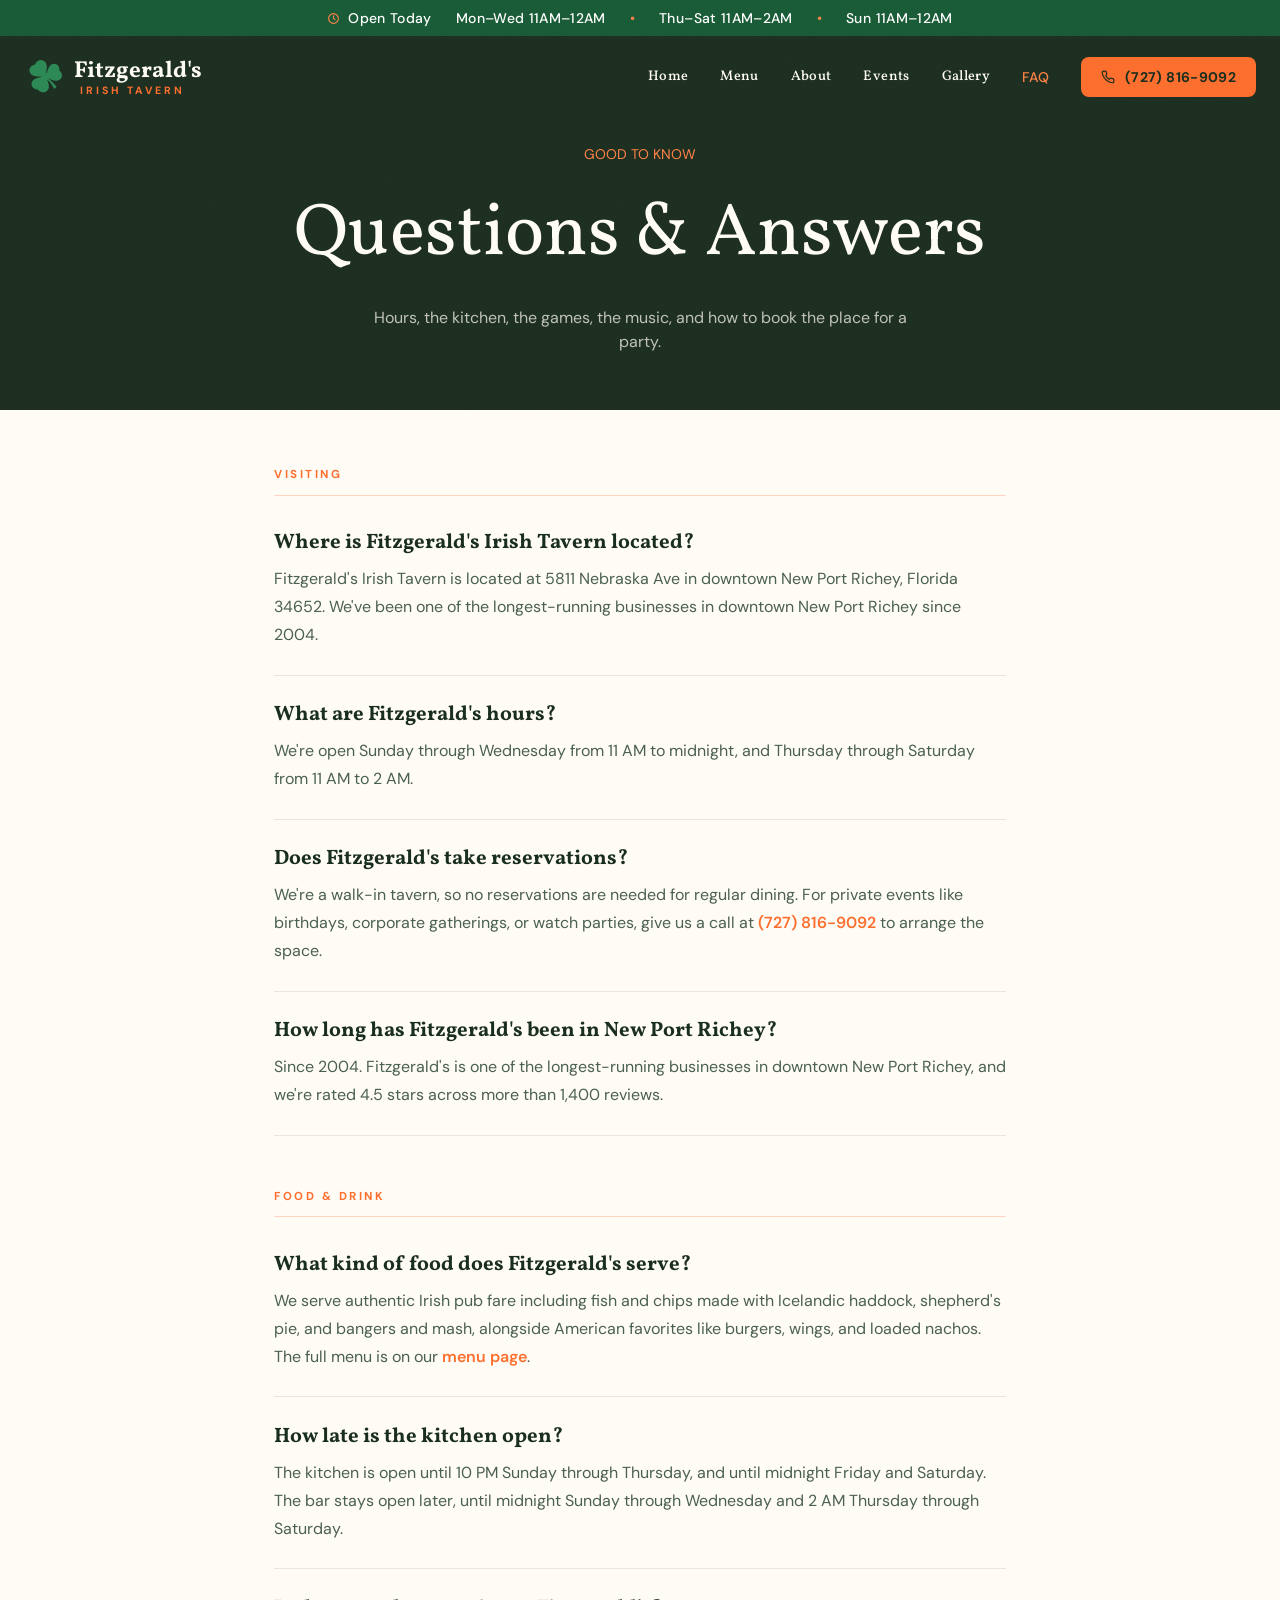
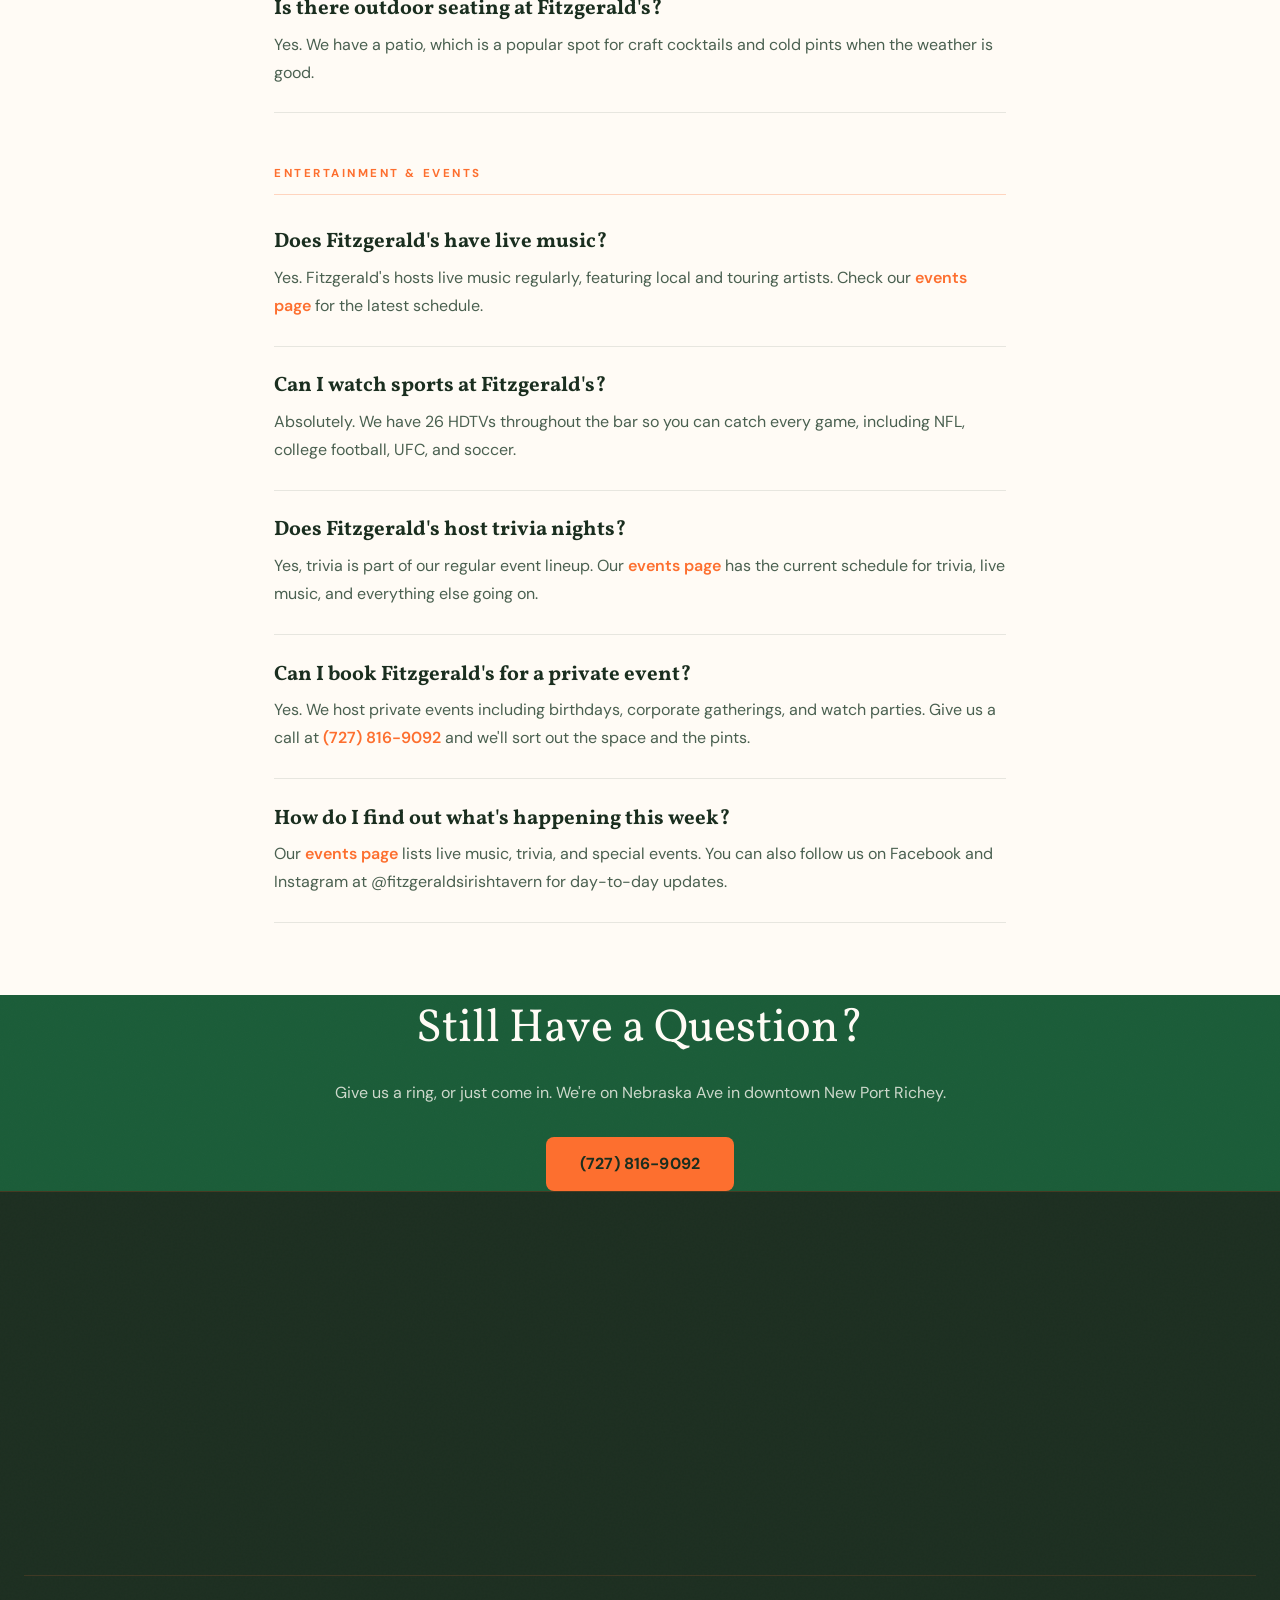
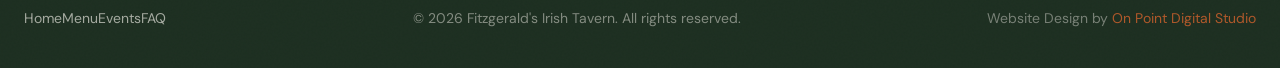
<file: faq.html>
<!DOCTYPE html>
<html lang="en">
<head>
  <meta charset="UTF-8">
  <link rel="icon" type="image/png" href="favicon.png">
  <meta name="viewport" content="width=device-width, initial-scale=1.0">
  <title>FAQ | Fitzgerald’s Irish Tavern | Downtown New Port Richey</title>
  <meta name="description" content="Hours, location, reservations, live music, sports, private events, and how late the kitchen is open — answered. Fitzgerald’s Irish Tavern, downtown New Port Richey since 2004.">
  <link rel="canonical" href="https://fitzgeraldstavern.com/faq.html">
  <meta property="og:type" content="website">
  <meta property="og:site_name" content="Fitzgerald’s Irish Tavern">
  <meta property="og:title" content="FAQ | Fitzgerald’s Irish Tavern">
  <meta property="og:description" content="Hours, reservations, live music, sports, and private events — answered.">
  <meta property="og:url" content="https://fitzgeraldstavern.com/faq.html">
  <meta property="og:image" content="https://fitzgeraldstavern.com/assets/Fitz_hero_v2.jpeg">
  <meta name="twitter:card" content="summary_large_image">
  <meta name="twitter:title" content="FAQ | Fitzgerald’s Irish Tavern">
  <meta name="twitter:description" content="Hours, reservations, live music, sports, and private events — answered.">
  <meta name="twitter:image" content="https://fitzgeraldstavern.com/assets/Fitz_hero_v2.jpeg">
  <meta name="robots" content="index, follow">

  <!-- JSON-LD: FAQPage -->
  <script type="application/ld+json">
{
  "@context": "https://schema.org",
  "@type": "FAQPage",
  "@id": "https://fitzgeraldstavern.com/faq.html#faq",
  "url": "https://fitzgeraldstavern.com/faq.html",
  "mainEntity": [
    {
      "@type": "Question",
      "name": "Where is Fitzgerald's Irish Tavern located?",
      "acceptedAnswer": {
        "@type": "Answer",
        "text": "Fitzgerald's Irish Tavern is located at 5811 Nebraska Ave in downtown New Port Richey, Florida 34652. We've been one of the longest-running businesses in downtown New Port Richey since 2004."
      }
    },
    {
      "@type": "Question",
      "name": "What are Fitzgerald's hours?",
      "acceptedAnswer": {
        "@type": "Answer",
        "text": "We're open Sunday through Wednesday from 11 AM to midnight, and Thursday through Saturday from 11 AM to 2 AM."
      }
    },
    {
      "@type": "Question",
      "name": "Does Fitzgerald's take reservations?",
      "acceptedAnswer": {
        "@type": "Answer",
        "text": "We're a walk-in tavern, so no reservations are needed for regular dining. For private events like birthdays, corporate gatherings, or watch parties, give us a call at (727) 816-9092 to arrange the space."
      }
    },
    {
      "@type": "Question",
      "name": "How long has Fitzgerald's been in New Port Richey?",
      "acceptedAnswer": {
        "@type": "Answer",
        "text": "Since 2004. Fitzgerald's is one of the longest-running businesses in downtown New Port Richey, and we're rated 4.5 stars across more than 1,400 reviews."
      }
    },
    {
      "@type": "Question",
      "name": "What kind of food does Fitzgerald's serve?",
      "acceptedAnswer": {
        "@type": "Answer",
        "text": "We serve authentic Irish pub fare including fish and chips made with Icelandic haddock, shepherd's pie, and bangers and mash, alongside American favorites like burgers, wings, and loaded nachos. The full menu is on our menu page."
      }
    },
    {
      "@type": "Question",
      "name": "How late is the kitchen open?",
      "acceptedAnswer": {
        "@type": "Answer",
        "text": "The kitchen is open until 10 PM Sunday through Thursday, and until midnight Friday and Saturday. The bar stays open later, until midnight Sunday through Wednesday and 2 AM Thursday through Saturday."
      }
    },
    {
      "@type": "Question",
      "name": "Is there outdoor seating at Fitzgerald's?",
      "acceptedAnswer": {
        "@type": "Answer",
        "text": "Yes. We have a patio, which is a popular spot for craft cocktails and cold pints when the weather is good."
      }
    },
    {
      "@type": "Question",
      "name": "Does Fitzgerald's have live music?",
      "acceptedAnswer": {
        "@type": "Answer",
        "text": "Yes. Fitzgerald's hosts live music regularly, featuring local and touring artists. Check our events page for the latest schedule."
      }
    },
    {
      "@type": "Question",
      "name": "Can I watch sports at Fitzgerald's?",
      "acceptedAnswer": {
        "@type": "Answer",
        "text": "Absolutely. We have 26 HDTVs throughout the bar so you can catch every game, including NFL, college football, UFC, and soccer."
      }
    },
    {
      "@type": "Question",
      "name": "Does Fitzgerald's host trivia nights?",
      "acceptedAnswer": {
        "@type": "Answer",
        "text": "Yes, trivia is part of our regular event lineup. Our events page has the current schedule for trivia, live music, and everything else going on."
      }
    },
    {
      "@type": "Question",
      "name": "Can I book Fitzgerald's for a private event?",
      "acceptedAnswer": {
        "@type": "Answer",
        "text": "Yes. We host private events including birthdays, corporate gatherings, and watch parties. Give us a call at (727) 816-9092 and we'll sort out the space and the pints."
      }
    },
    {
      "@type": "Question",
      "name": "How do I find out what's happening this week?",
      "acceptedAnswer": {
        "@type": "Answer",
        "text": "Our events page lists live music, trivia, and special events. You can also follow us on Facebook and Instagram at @fitzgeraldsirishtavern for day-to-day updates."
      }
    }
  ]
}
  </script>
  <script type="application/ld+json">
{
  "@context": "https://schema.org",
  "@type": "BreadcrumbList",
  "itemListElement": [
    {
      "@type": "ListItem",
      "position": 1,
      "name": "Home",
      "item": "https://fitzgeraldstavern.com/"
    },
    {
      "@type": "ListItem",
      "position": 2,
      "name": "FAQ",
      "item": "https://fitzgeraldstavern.com/faq.html"
    }
  ]
}
  </script>

  <link rel="preconnect" href="https://fonts.googleapis.com">
  <link rel="preconnect" href="https://fonts.gstatic.com" crossorigin>
  <link href="https://fonts.googleapis.com/css2?family=Vollkorn:wght@600;700;800;900&family=DM+Sans:wght@400;500;600;700&display=swap" rel="stylesheet">
  <style>
    :root {
      --orange:       #fd6f2f;
      --orange-hi:    #FF8347;
      --green:        #1a5c38;
      --green-bright: #2d8a56;
      --cream:        #FFFBF5;
      --cream-alt:    #FFF0E0;
      --dark:         #1C2E20;
      --text-dark:    #1a2e1f;
      --text-muted:   #4a6050;
      --tan:          #F2E8D9;
    }

    * { box-sizing: border-box; }
    html { scroll-behavior: smooth; }
    body {
      font-family: 'DM Sans', sans-serif;
      background-color: var(--cream);
      color: var(--text-dark);
      overflow-x: hidden;
      -webkit-font-smoothing: antialiased;
    }
    img { display: block; }

    /* ── Preloader ── */
    .preloader {
      position: fixed; inset: 0; z-index: 10000;
      background: var(--dark);
      display: flex; align-items: center; justify-content: center; flex-direction: column;
      gap: 1.5rem;
      transition: opacity 0.7s ease, visibility 0.7s ease;
    }
    .preloader.loaded { opacity: 0; visibility: hidden; pointer-events: none; }
    .preloader__mark { width: 78px; height: 78px; animation: spin-soft 2.4s ease-in-out infinite; }
    @keyframes spin-soft { 0%,100% { transform: rotate(-8deg) scale(1); } 50% { transform: rotate(8deg) scale(1.06); } }
    .preloader__word {
      font-family: 'Vollkorn', serif; font-weight: 800; font-size: 1.5rem;
      color: var(--cream); letter-spacing: 0.04em;
    }
    .preloader__bar {
      width: 140px; height: 2px; background: rgba(26,92,56,0.15); overflow: hidden; border-radius: 2px;
    }
    .preloader__bar span {
      display: block; height: 100%; width: 40%; background: var(--orange);
      animation: loadSlide 1.1s ease-in-out infinite;
    }
    @keyframes loadSlide { 0% { transform: translateX(-100%); } 100% { transform: translateX(350%); } }

    /* ── Nav ── */
    .nav-bar {
      background: transparent;
      transition: background 0.35s ease, border-color 0.35s ease, box-shadow 0.35s ease, padding 0.4s ease;
      border-bottom: 1px solid transparent;
    }
    .nav-bar.scrolled {
      background: #ffffff;
      border-bottom-color: var(--green);
      box-shadow: 0 2px 18px rgba(0,0,0,0.10);
    }
    .nav-bar.scrolled .nav-link { color: var(--text-dark); }
    .nav-bar.scrolled .nav-link:hover { color: var(--orange); }
    .nav-bar.scrolled .logo-name { fill: var(--text-dark) !important; }
    .nav-bar.scrolled .ham-bar { background-color: var(--text-dark); }
    /* nav links use the display font */
    #mainNav a.nav-link, #mainNav a[aria-current="page"] { font-family: 'Vollkorn', serif; }

    /* ── Menu page hero (compact) ── */
    .menu-hero { position: relative; overflow: hidden; }
    .menu-hero-bg {
      position: absolute; inset: -6%; width: 112%; height: 112%;
      background: url('assets/menu-header.jpg') center 42% / cover no-repeat;
      transform: translateZ(0); will-change: transform;
      animation: kenBurns 22s ease-in-out infinite alternate;
    }
    @keyframes kenBurns {
      0%   { transform: scale(1) translate(0,0); }
      100% { transform: scale(1.08) translate(-1.2%, -1.2%); }
    }
    .menu-hero-overlay {
      position: absolute; inset: 0;
      background:
        linear-gradient(180deg, rgba(28,46,32,0.80) 0%, rgba(28,46,32,0.50) 40%, rgba(28,46,32,0.97) 100%),
        radial-gradient(ellipse 70% 60% at 50% 45%, rgba(0,0,0,0) 0%, rgba(28,46,32,0.45) 100%);
    }
    .hero-heading { text-shadow: 0 2px 14px rgba(0,0,0,0.85), 0 6px 38px rgba(0,0,0,0.6); }

    /* ── Buttons ── */
    .btn-orange {
      background: var(--orange); color: var(--bg-deep); font-weight: 700;
      padding: 15px 34px; border-radius: 8px; transition: all 0.3s ease;
      display: inline-flex; align-items: center; justify-content: center; gap: 10px;
      text-decoration: none; cursor: pointer; letter-spacing: 0.01em;
    }
    .btn-orange:hover { background: var(--orange-hi); box-shadow: 0 10px 30px rgba(253,111,47,0.4); transform: translateY(-2px); }
    .btn-ghost {
      border: 1.5px solid rgba(26,92,56,0.5); color: var(--text-dark); font-weight: 600;
      padding: 14px 32px; border-radius: 8px; transition: all 0.3s ease;
      display: inline-flex; align-items: center; justify-content: center; gap: 10px;
      text-decoration: none; cursor: pointer; background: rgba(26,92,56,0.04);
    }
    .btn-ghost:hover { border-color: var(--orange); color: var(--orange-hi); background: rgba(253,111,47,0.08); transform: translateY(-2px); }

    /* ── Celtic knot interlace divider (signature) ── */
    .knot-divider { display: flex; align-items: center; justify-content: center; gap: 18px; width: 100%; }
    .knot-divider .rule {
      height: 1px; flex: 0 1 110px; max-width: 110px;
      background: linear-gradient(90deg, transparent, var(--orange));
    }
    .knot-divider .rule.rev { background: linear-gradient(90deg, var(--orange), transparent); }
    .knot-divider svg { flex-shrink: 0; }

    /* ── Scroll reveal ── */
    .reveal { opacity: 0; transform: translateY(34px); transition: opacity 0.8s cubic-bezier(.2,.7,.2,1), transform 0.8s cubic-bezier(.2,.7,.2,1); }
    .reveal.visible { opacity: 1; transform: translateY(0); }

    /* ── Glass card ── */
    .glass {
      background: rgba(26,92,56,0.05);
      border: 1px solid rgba(26,92,56,0.1);
      backdrop-filter: blur(12px); -webkit-backdrop-filter: blur(12px);
    }

    /* ── Section label ── */
    .eyebrow {
      font-size: 0.78rem; letter-spacing: 0.28em; text-transform: uppercase;
      color: var(--orange); font-weight: 600;
    }
    .accent-rule { width: 56px; height: 3px; background: var(--orange); border-radius: 2px; }

    /* ── Featured menu cards ── */
    .menu-card { transition: transform 0.35s ease, box-shadow 0.35s ease, border-color 0.35s ease; border: 1px solid rgba(26,92,56,0.07); }
    .menu-card:hover { transform: translateY(-8px); box-shadow: 0 22px 50px rgba(0,0,0,0.5); border-color: rgba(253,111,47,0.4); }
    .menu-card .img-wrap { overflow: hidden; }
    .menu-card img { transition: transform 0.6s cubic-bezier(.2,.7,.2,1); }
    .menu-card:hover img { transform: scale(1.08); }

    /* ── Menu item dotted leader ── */
    .menu-row { transition: background 0.3s ease, padding 0.3s ease; border-radius: 8px; }
    .menu-row:hover { background: rgba(253,111,47,0.06); }
    .menu-leader {
      flex: 1;
      border-bottom: 1px dotted rgba(253,111,47,0.32);
      margin: 0 12px; min-width: 20px;
      align-self: flex-end; margin-bottom: 6px;
    }
    .item-price { font-family: 'Vollkorn', serif; font-weight: 700; color: var(--orange); white-space: nowrap; }

    /* ── Dark-green feature section (scoped overrides) ── */
    .section-dark { background-color: var(--dark) !important; }
    .section-dark h2, .section-dark h3 { color: var(--cream) !important; }
    .section-dark p, .section-dark address, .section-dark li { color: rgba(255,251,245,0.72) !important; }
    .section-dark .menu-card,
    .section-dark .glass,
    .section-dark .event-card { background: rgba(255,251,245,0.06) !important; border-color: rgba(255,251,245,0.14) !important; }
    .section-dark .menu-row:hover { background: rgba(253,111,47,0.14) !important; }
    .section-dark .menu-leader { border-bottom-color: rgba(255,251,245,0.28) !important; }
    .section-dark .item-price { color: var(--orange-hi) !important; }

    /* ── Noise texture ── */
    .texture { position: relative; }
    .texture::before {
      content: ''; position: absolute; inset: 0; pointer-events: none; z-index: 0; opacity: 0.5;
      background: url("data:image/svg+xml,%3Csvg viewBox='0 0 256 256' xmlns='http://www.w3.org/2000/svg'%3E%3Cfilter id='n'%3E%3CfeTurbulence type='fractalNoise' baseFrequency='0.9' numOctaves='4' stitchTiles='stitch'/%3E%3C/filter%3E%3Crect width='100%25' height='100%25' filter='url(%23n)' opacity='0.04'/%3E%3C/svg%3E");
    }
    .texture > * { position: relative; z-index: 1; }

    /* ── Mobile menu ── */
    .mobile-menu { transform: translateX(100%); transition: transform 0.4s cubic-bezier(.2,.7,.2,1); }
    .mobile-menu.open { transform: translateX(0); }
    .mobile-menu a { color: var(--cream); position: relative; }
    .mobile-menu a:hover { color: var(--orange-hi); }

    /* ── Scroll offset for sticky nav + category nav ── */
    #appetizers, #soups-salads, #irish-favorites, #sandwiches, #char-grill, #entrees, #desserts {
      scroll-margin-top: 168px;
    }

    /* ── Category nav (sticky scrollspy) ── */
    .category-nav {
      transition: box-shadow 0.3s ease;
      -ms-overflow-style: none; scrollbar-width: none;
      background: var(--cream);
      border-bottom: 1px solid var(--green);
    }
    .category-nav::-webkit-scrollbar { display: none; }
    /* hide the horizontal scrollbar on the actual scrolling track (the tabs) */
    #categoryNavTrack { -ms-overflow-style: none; scrollbar-width: none; }
    #categoryNavTrack::-webkit-scrollbar { display: none; height: 0; }
    .category-nav.stuck { box-shadow: 0 2px 18px rgba(0,0,0,0.10); }
    .cat-btn {
      white-space: nowrap; padding: 9px 18px;
      font-family: 'DM Sans', sans-serif; font-weight: 600; font-size: 0.85rem;
      color: var(--text-dark); border-radius: 999px;
      transition: color 0.3s ease, background 0.3s ease;
      cursor: pointer; border: 1px solid transparent; background: transparent;
      letter-spacing: 0.02em;
    }
    .cat-btn:hover { color: var(--orange-hi); }
    .cat-btn.active { color: var(--bg-deep); background: var(--orange); border-color: var(--orange); }

    /* ── Back to top ── */
    .back-to-top {
      position: fixed; bottom: 28px; right: 28px;
      width: 48px; height: 48px; border-radius: 50%;
      background: var(--orange); color: #fff;
      display: flex; align-items: center; justify-content: center;
      box-shadow: 0 8px 22px rgba(0,0,0,0.45);
      opacity: 0; transform: translateY(20px);
      transition: opacity 0.3s ease, transform 0.3s ease, background 0.3s ease;
      pointer-events: none; z-index: 40; cursor: pointer; border: none;
    }
    .back-to-top.show { opacity: 1; transform: translateY(0); pointer-events: auto; }
    .back-to-top:hover { background: var(--orange-hi); box-shadow: 0 0 26px rgba(253,111,47,0.45); }

    /* ── Scrollbar ── */
    ::-webkit-scrollbar { width: 9px; }
    ::-webkit-scrollbar-track { background: var(--dark); }
    ::-webkit-scrollbar-thumb { background: var(--green); border-radius: 4px; }
    ::-webkit-scrollbar-thumb:hover { background: var(--green-bright); }

    /* ── Reduced motion ── */
    @media (prefers-reduced-motion: reduce) {
      *, *::before, *::after { animation-duration: 0.001ms !important; animation-iteration-count: 1 !important; transition-duration: 0.001ms !important; scroll-behavior: auto !important; }
      .menu-hero-bg { animation: none; }
      .reveal { opacity: 1; transform: none; }
    }
  </style>
  <link rel="stylesheet" href="css/tailwind.css">

  <style>
    .faq-hero { padding: 9rem 1.5rem 3.5rem; text-align: center; background-color: var(--dark); }
    .faq-wrap { max-width: 780px; margin: 0 auto; padding: 3.5rem 1.5rem 4.5rem; }
    .faq-group + .faq-group { margin-top: 3.25rem; }
    .faq-group__title { font-family: 'DM Sans', sans-serif; font-size: 0.72rem; font-weight: 700;
      letter-spacing: 0.22em; text-transform: uppercase; color: var(--orange);
      padding-bottom: 0.7rem; border-bottom: 1px solid rgba(253,111,47,0.28); margin-bottom: 0.5rem; }
    .faq-item { border-bottom: 1px solid rgba(26,46,31,0.10); padding: 1.6rem 0; }
    .faq-q { font-family: 'Vollkorn', serif; font-weight: 700; font-size: 1.3rem;
      line-height: 1.3; color: var(--text-dark); margin-bottom: 0.55rem; }
    .faq-a { font-family: 'DM Sans', sans-serif; font-size: 1rem; line-height: 1.75; color: var(--text-muted); }
    .faq-a a { color: var(--orange); font-weight: 600; text-decoration: none; }
    .faq-a a:hover { text-decoration: underline; }
    @media (max-width: 640px) { .faq-hero { padding: 7.5rem 1.25rem 2.5rem; } .faq-q { font-size: 1.15rem; } }
  </style>
</head>
<body>
<svg width="0" height="0" style="position:absolute" aria-hidden="true"><symbol id="celtic-knot" viewBox="0 0 360 96"><path d="M 30.0 27.5 L 30.3 27.5 L 30.7 27.6 L 31.2 27.7 L 31.9 28.0 L 32.6 28.4 L 33.5 29.0 L 34.5 29.8 L 35.6 30.7 L 36.7 31.8 L 37.9 33.1 L 39.2 34.6 L 40.5 36.2 L 41.9 38.0 L 43.3 39.9 L 44.7 41.9 L 46.1 44.0 L 47.6 46.2 L 49.0 48.5 L 50.5 50.8 L 52.0 53.1 L 53.5 55.5 L 55.0 57.8 L 56.6 60.2 L 58.1 62.6 L 59.7 64.9 L 61.3 67.1 L 62.9 69.4 L 64.5 71.5 L 66.2 73.6 L 67.9 75.6 L 69.7 77.5 L 71.6 79.3 L 73.5 80.9 L 75.5 82.5 L 77.6 83.9 L 79.9 85.1 L 82.2 86.1 L 84.7 86.9 L 87.3 87.3 L 90.0 87.5 L 92.7 87.3 L 95.3 86.9 L 97.8 86.1 L 100.1 85.1 L 102.4 83.9 L 104.5 82.5 L 106.5 80.9 L 108.4 79.3" fill="none" stroke="#fd6f2f" stroke-width="3.2" stroke-linecap="round"/>
<path d="M 144.4 30.7 L 145.5 29.8 L 146.5 29.0 L 147.4 28.4 L 148.1 28.0 L 148.8 27.7 L 149.3 27.6 L 149.7 27.5 L 150.0 27.5 L 150.3 27.5 L 150.7 27.6 L 151.2 27.7 L 151.9 28.0 L 152.6 28.4 L 153.5 29.0 L 154.5 29.8 L 155.6 30.7 L 156.7 31.8 L 157.9 33.1 L 159.2 34.6 L 160.5 36.2 L 161.9 38.0 L 163.3 39.9 L 164.7 41.9 L 166.1 44.0 L 167.6 46.2 L 169.0 48.5 L 170.5 50.8 L 172.0 53.1 L 173.5 55.5 L 175.0 57.8 L 176.6 60.2 L 178.1 62.6 L 179.7 64.9 L 181.3 67.1 L 182.9 69.4 L 184.5 71.5 L 186.2 73.6 L 187.9 75.6 L 189.7 77.5 L 191.6 79.3 L 193.5 80.9 L 195.5 82.5 L 197.6 83.9 L 199.9 85.1 L 202.2 86.1 L 204.7 86.9 L 207.3 87.3 L 210.0 87.5 L 212.7 87.3 L 215.3 86.9 L 217.8 86.1 L 220.1 85.1 L 222.4 83.9 L 224.5 82.5 L 226.5 80.9 L 228.4 79.3" fill="none" stroke="#fd6f2f" stroke-width="3.2" stroke-linecap="round"/>
<path d="M 264.4 30.7 L 265.5 29.8 L 266.5 29.0 L 267.4 28.4 L 268.1 28.0 L 268.8 27.7 L 269.3 27.6 L 269.7 27.5 L 270.0 27.5 L 270.3 27.5 L 270.7 27.6 L 271.2 27.7 L 271.9 28.0 L 272.6 28.4 L 273.5 29.0 L 274.5 29.8 L 275.6 30.7 L 276.7 31.8 L 277.9 33.1 L 279.2 34.6 L 280.5 36.2 L 281.9 38.0 L 283.3 39.9 L 284.7 41.9 L 286.1 44.0 L 287.6 46.2 L 289.0 48.5 L 290.5 50.8 L 292.0 53.1 L 293.5 55.5 L 295.0 57.8 L 296.6 60.2 L 298.1 62.6 L 299.7 64.9 L 301.3 67.1 L 302.9 69.4 L 304.5 71.5 L 306.2 73.6 L 307.9 75.6 L 309.7 77.5 L 311.6 79.3 L 313.5 80.9 L 315.5 82.5 L 317.6 83.9 L 319.9 85.1 L 322.2 86.1 L 324.7 86.9 L 327.3 87.3 L 330.0 87.5" fill="none" stroke="#fd6f2f" stroke-width="3.2" stroke-linecap="round"/>
<path d="M 30.0 8.5 L 32.7 8.7 L 35.3 9.1 L 37.8 9.9 L 40.1 10.9 L 42.4 12.1 L 44.5 13.5 L 46.5 15.1 L 48.4 16.7 L 50.3 18.5 L 52.1 20.4 L 53.8 22.4 L 55.5 24.5 L 57.1 26.6 L 58.7 28.9 L 60.3 31.1 L 61.9 33.4 L 63.4 35.8 L 65.0 38.2 L 66.5 40.5 L 68.0 42.9 L 69.5 45.2 L 71.0 47.5 L 72.4 49.8 L 73.9 52.0 L 75.3 54.1 L 76.7 56.1 L 78.1 58.0 L 79.5 59.8 L 80.8 61.4 L 82.1 62.9 L 83.3 64.2 L 84.4 65.3 L 85.5 66.2 L 86.5 67.0 L 87.4 67.6 L 88.1 68.0 L 88.8 68.3 L 89.3 68.4 L 89.7 68.5 L 90.0 68.5 L 90.3 68.5 L 90.7 68.4 L 91.2 68.3 L 91.9 68.0 L 92.6 67.6 L 93.5 67.0 L 94.5 66.2 L 95.6 65.3" fill="none" stroke="#fd6f2f" stroke-width="3.2" stroke-linecap="round"/>
<path d="M 131.6 16.7 L 133.5 15.1 L 135.5 13.5 L 137.6 12.1 L 139.9 10.9 L 142.2 9.9 L 144.7 9.1 L 147.3 8.7 L 150.0 8.5 L 152.7 8.7 L 155.3 9.1 L 157.8 9.9 L 160.1 10.9 L 162.4 12.1 L 164.5 13.5 L 166.5 15.1 L 168.4 16.7 L 170.3 18.5 L 172.1 20.4 L 173.8 22.4 L 175.5 24.5 L 177.1 26.6 L 178.7 28.9 L 180.3 31.1 L 181.9 33.4 L 183.4 35.8 L 185.0 38.2 L 186.5 40.5 L 188.0 42.9 L 189.5 45.2 L 191.0 47.5 L 192.4 49.8 L 193.9 52.0 L 195.3 54.1 L 196.7 56.1 L 198.1 58.0 L 199.5 59.8 L 200.8 61.4 L 202.1 62.9 L 203.3 64.2 L 204.4 65.3 L 205.5 66.2 L 206.5 67.0 L 207.4 67.6 L 208.1 68.0 L 208.8 68.3 L 209.3 68.4 L 209.7 68.5 L 210.0 68.5 L 210.3 68.5 L 210.7 68.4 L 211.2 68.3 L 211.9 68.0 L 212.6 67.6 L 213.5 67.0 L 214.5 66.2 L 215.6 65.3" fill="none" stroke="#fd6f2f" stroke-width="3.2" stroke-linecap="round"/>
<path d="M 251.6 16.7 L 253.5 15.1 L 255.5 13.5 L 257.6 12.1 L 259.9 10.9 L 262.2 9.9 L 264.7 9.1 L 267.3 8.7 L 270.0 8.5 L 272.7 8.7 L 275.3 9.1 L 277.8 9.9 L 280.1 10.9 L 282.4 12.1 L 284.5 13.5 L 286.5 15.1 L 288.4 16.7 L 290.3 18.5 L 292.1 20.4 L 293.8 22.4 L 295.5 24.5 L 297.1 26.6 L 298.7 28.9 L 300.3 31.1 L 301.9 33.4 L 303.4 35.8 L 305.0 38.2 L 306.5 40.5 L 308.0 42.9 L 309.5 45.2 L 311.0 47.5 L 312.4 49.8 L 313.9 52.0 L 315.3 54.1 L 316.7 56.1 L 318.1 58.0 L 319.5 59.8 L 320.8 61.4 L 322.1 62.9 L 323.3 64.2 L 324.4 65.3 L 325.5 66.2 L 326.5 67.0 L 327.4 67.6 L 328.1 68.0 L 328.8 68.3 L 329.3 68.4 L 329.7 68.5 L 330.0 68.5" fill="none" stroke="#fd6f2f" stroke-width="3.2" stroke-linecap="round"/>
<path d="M 30.0 87.5 L 32.7 87.3 L 35.3 86.9 L 37.8 86.1 L 40.1 85.1 L 42.4 83.9 L 44.5 82.5 L 46.5 80.9 L 48.4 79.3" fill="none" stroke="#fd6f2f" stroke-width="3.2" stroke-linecap="round"/>
<path d="M 84.4 30.7 L 85.5 29.8 L 86.5 29.0 L 87.4 28.4 L 88.1 28.0 L 88.8 27.7 L 89.3 27.6 L 89.7 27.5 L 90.0 27.5 L 90.3 27.5 L 90.7 27.6 L 91.2 27.7 L 91.9 28.0 L 92.6 28.4 L 93.5 29.0 L 94.5 29.8 L 95.6 30.7 L 96.7 31.8 L 97.9 33.1 L 99.2 34.6 L 100.5 36.2 L 101.9 38.0 L 103.3 39.9 L 104.7 41.9 L 106.1 44.0 L 107.6 46.2 L 109.0 48.5 L 110.5 50.8 L 112.0 53.1 L 113.5 55.5 L 115.0 57.8 L 116.6 60.2 L 118.1 62.6 L 119.7 64.9 L 121.3 67.1 L 122.9 69.4 L 124.5 71.5 L 126.2 73.6 L 127.9 75.6 L 129.7 77.5 L 131.6 79.3 L 133.5 80.9 L 135.5 82.5 L 137.6 83.9 L 139.9 85.1 L 142.2 86.1 L 144.7 86.9 L 147.3 87.3 L 150.0 87.5 L 152.7 87.3 L 155.3 86.9 L 157.8 86.1 L 160.1 85.1 L 162.4 83.9 L 164.5 82.5 L 166.5 80.9 L 168.4 79.3" fill="none" stroke="#fd6f2f" stroke-width="3.2" stroke-linecap="round"/>
<path d="M 204.4 30.7 L 205.5 29.8 L 206.5 29.0 L 207.4 28.4 L 208.1 28.0 L 208.8 27.7 L 209.3 27.6 L 209.7 27.5 L 210.0 27.5 L 210.3 27.5 L 210.7 27.6 L 211.2 27.7 L 211.9 28.0 L 212.6 28.4 L 213.5 29.0 L 214.5 29.8 L 215.6 30.7 L 216.7 31.8 L 217.9 33.1 L 219.2 34.6 L 220.5 36.2 L 221.9 38.0 L 223.3 39.9 L 224.7 41.9 L 226.1 44.0 L 227.6 46.2 L 229.0 48.5 L 230.5 50.8 L 232.0 53.1 L 233.5 55.5 L 235.0 57.8 L 236.6 60.2 L 238.1 62.6 L 239.7 64.9 L 241.3 67.1 L 242.9 69.4 L 244.5 71.5 L 246.2 73.6 L 247.9 75.6 L 249.7 77.5 L 251.6 79.3 L 253.5 80.9 L 255.5 82.5 L 257.6 83.9 L 259.9 85.1 L 262.2 86.1 L 264.7 86.9 L 267.3 87.3 L 270.0 87.5 L 272.7 87.3 L 275.3 86.9 L 277.8 86.1 L 280.1 85.1 L 282.4 83.9 L 284.5 82.5 L 286.5 80.9 L 288.4 79.3" fill="none" stroke="#fd6f2f" stroke-width="3.2" stroke-linecap="round"/>
<path d="M 324.4 30.7 L 325.5 29.8 L 326.5 29.0 L 327.4 28.4 L 328.1 28.0 L 328.8 27.7 L 329.3 27.6 L 329.7 27.5 L 330.0 27.5" fill="none" stroke="#fd6f2f" stroke-width="3.2" stroke-linecap="round"/>
<path d="M 30.0 68.5 L 30.3 68.5 L 30.7 68.4 L 31.2 68.3 L 31.9 68.0 L 32.6 67.6 L 33.5 67.0 L 34.5 66.2 L 35.6 65.3" fill="none" stroke="#fd6f2f" stroke-width="3.2" stroke-linecap="round"/>
<path d="M 71.6 16.7 L 73.5 15.1 L 75.5 13.5 L 77.6 12.1 L 79.9 10.9 L 82.2 9.9 L 84.7 9.1 L 87.3 8.7 L 90.0 8.5 L 92.7 8.7 L 95.3 9.1 L 97.8 9.9 L 100.1 10.9 L 102.4 12.1 L 104.5 13.5 L 106.5 15.1 L 108.4 16.7 L 110.3 18.5 L 112.1 20.4 L 113.8 22.4 L 115.5 24.5 L 117.1 26.6 L 118.7 28.9 L 120.3 31.1 L 121.9 33.4 L 123.4 35.8 L 125.0 38.2 L 126.5 40.5 L 128.0 42.9 L 129.5 45.2 L 131.0 47.5 L 132.4 49.8 L 133.9 52.0 L 135.3 54.1 L 136.7 56.1 L 138.1 58.0 L 139.5 59.8 L 140.8 61.4 L 142.1 62.9 L 143.3 64.2 L 144.4 65.3 L 145.5 66.2 L 146.5 67.0 L 147.4 67.6 L 148.1 68.0 L 148.8 68.3 L 149.3 68.4 L 149.7 68.5 L 150.0 68.5 L 150.3 68.5 L 150.7 68.4 L 151.2 68.3 L 151.9 68.0 L 152.6 67.6 L 153.5 67.0 L 154.5 66.2 L 155.6 65.3" fill="none" stroke="#fd6f2f" stroke-width="3.2" stroke-linecap="round"/>
<path d="M 191.6 16.7 L 193.5 15.1 L 195.5 13.5 L 197.6 12.1 L 199.9 10.9 L 202.2 9.9 L 204.7 9.1 L 207.3 8.7 L 210.0 8.5 L 212.7 8.7 L 215.3 9.1 L 217.8 9.9 L 220.1 10.9 L 222.4 12.1 L 224.5 13.5 L 226.5 15.1 L 228.4 16.7 L 230.3 18.5 L 232.1 20.4 L 233.8 22.4 L 235.5 24.5 L 237.1 26.6 L 238.7 28.9 L 240.3 31.1 L 241.9 33.4 L 243.4 35.8 L 245.0 38.2 L 246.5 40.5 L 248.0 42.9 L 249.5 45.2 L 251.0 47.5 L 252.4 49.8 L 253.9 52.0 L 255.3 54.1 L 256.7 56.1 L 258.1 58.0 L 259.5 59.8 L 260.8 61.4 L 262.1 62.9 L 263.3 64.2 L 264.4 65.3 L 265.5 66.2 L 266.5 67.0 L 267.4 67.6 L 268.1 68.0 L 268.8 68.3 L 269.3 68.4 L 269.7 68.5 L 270.0 68.5 L 270.3 68.5 L 270.7 68.4 L 271.2 68.3 L 271.9 68.0 L 272.6 67.6 L 273.5 67.0 L 274.5 66.2 L 275.6 65.3" fill="none" stroke="#fd6f2f" stroke-width="3.2" stroke-linecap="round"/>
<path d="M 311.6 16.7 L 313.5 15.1 L 315.5 13.5 L 317.6 12.1 L 319.9 10.9 L 322.2 9.9 L 324.7 9.1 L 327.3 8.7 L 330.0 8.5" fill="none" stroke="#fd6f2f" stroke-width="3.2" stroke-linecap="round"/>
<path d="M 30.0 8.5 A 39.5 39.5 0 0 0 30.0 87.5" fill="none" stroke="#fd6f2f" stroke-width="3.2" stroke-linecap="round"/>
<path d="M 30.0 27.5 A 20.5 20.5 0 0 0 30.0 68.5" fill="none" stroke="#fd6f2f" stroke-width="3.2" stroke-linecap="round"/>
<path d="M 330.0 8.5 A 39.5 39.5 0 0 1 330.0 87.5" fill="none" stroke="#fd6f2f" stroke-width="3.2" stroke-linecap="round"/>
<path d="M 330.0 27.5 A 20.5 20.5 0 0 1 330.0 68.5" fill="none" stroke="#fd6f2f" stroke-width="3.2" stroke-linecap="round"/></symbol></svg>

  <!-- ════════════════ PRELOADER ════════════════ -->
  <div class="preloader" id="preloader" aria-hidden="true">
    <svg class="preloader__mark" viewBox="0 0 512 512" xmlns="http://www.w3.org/2000/svg">
      <g transform="translate(256,256) rotate(-15) translate(-256,-256)">
        <g transform="translate(0,512) scale(0.1,-0.1)" fill="#2d8a56" stroke="none">
          <path d="M2155 4465 c-173 -38 -304 -120 -432 -271 -30 -35 -64 -69 -76 -76 -12 -6 -80 -15 -152 -19 -230 -14 -364 -68 -501 -204 -64 -63 -90 -98 -123 -165 -93 -191 -94 -393 -1 -585 113 -233 312 -369 735 -499 116 -35 255 -78 310 -95 105 -32 145 -53 145 -76 0 -23 -34 -26 -177 -16 -173 14 -461 14 -573 1 -122 -14 -233 -45 -330 -93 -68 -33 -102 -58 -170 -127 -131 -131 -184 -258 -183 -440 0 -189 65 -342 203 -481 90 -91 163 -138 285 -184 86 -32 95 -40 145 -131 83 -151 194 -257 345 -329 206 -99 424 -101 620 -7 144 70 239 164 315 314 100 195 122 436 75 822 -15 123 -14 166 5 166 17 0 164 -241 235 -385 123 -251 201 -498 241 -764 26 -174 44 -182 218 -96 126 61 146 78 146 120 0 64 -155 413 -280 630 -100 173 -253 397 -357 519 -35 42 -42 66 -19 66 8 0 57 -33 108 -73 145 -113 288 -219 348 -259 205 -134 396 -200 580 -200 186 -1 340 62 467 188 140 139 214 361 184 551 -17 111 -47 193 -102 284 -87 142 -83 124 -49 221 39 111 50 195 39 293 -16 154 -64 258 -170 369 -225 238 -594 251 -885 33 -127 -96 -245 -236 -444 -527 -114 -167 -174 -240 -197 -240 -7 0 -13 7 -13 15 0 8 43 115 96 237 113 261 165 403 202 548 23 91 26 126 27 260 0 169 -9 217 -66 337 -85 178 -274 327 -465 368 -84 18 -228 18 -309 0z"/>
        </g>
      </g>
    </svg>
    <span class="preloader__word">Fitzgerald's</span>
    <div class="preloader__bar"><span></span></div>
  </div>

  <!-- ════════════════ TOP BAR (Hours) ════════════════ -->
  <div class="fixed top-0 left-0 w-full z-50 bg-green text-white text-xs sm:text-sm font-medium tracking-wide" id="topBar">
    <div class="max-w-7xl mx-auto px-6 py-2 flex justify-center items-center gap-3 sm:gap-6">
      <span class="hidden sm:inline-flex items-center gap-2">
        <svg width="13" height="13" viewBox="0 0 24 24" fill="none" stroke="currentColor" stroke-width="2" stroke-linecap="round" class="text-orange-hi"><circle cx="12" cy="12" r="9"/><path d="M12 7v5l3 2"/></svg>
        Open Today
      </span>
      <span>Mon–Wed 11AM–12AM</span>
      <span class="text-orange-hi">•</span>
      <span>Thu–Sat 11AM–2AM</span>
      <span class="text-orange-hi">•</span>
      <span>Sun 11AM–12AM</span>
    </div>
  </div>

  <!-- ════════════════ NAVIGATION ════════════════ -->
  <nav class="nav-bar fixed left-0 w-full z-50 py-2.5 lg:py-4" style="top: 0;" id="mainNav">
    <div class="max-w-7xl mx-auto px-6 flex items-center justify-between">
      <!-- Logo -->
      <a href="index.html" class="flex items-center gap-3 no-underline" aria-label="Fitzgerald's Irish Tavern home">
        <svg xmlns="http://www.w3.org/2000/svg" viewBox="0 0 280 52" width="270" height="50" class="flex-shrink-0">
          <svg x="0" y="2" width="44" height="44" viewBox="0 0 512 512" overflow="visible">
            <g transform="translate(256,256) rotate(-15) translate(-256,-256)">
              <g transform="translate(0,512) scale(0.1,-0.1)" fill="#2d8a56" stroke="none">
                <path d="M2155 4465 c-173 -38 -304 -120 -432 -271 -30 -35 -64 -69 -76 -76 -12 -6 -80 -15 -152 -19 -230 -14 -364 -68 -501 -204 -64 -63 -90 -98 -123 -165 -93 -191 -94 -393 -1 -585 113 -233 312 -369 735 -499 116 -35 255 -78 310 -95 105 -32 145 -53 145 -76 0 -23 -34 -26 -177 -16 -173 14 -461 14 -573 1 -122 -14 -233 -45 -330 -93 -68 -33 -102 -58 -170 -127 -131 -131 -184 -258 -183 -440 0 -189 65 -342 203 -481 90 -91 163 -138 285 -184 86 -32 95 -40 145 -131 83 -151 194 -257 345 -329 206 -99 424 -101 620 -7 144 70 239 164 315 314 100 195 122 436 75 822 -15 123 -14 166 5 166 17 0 164 -241 235 -385 123 -251 201 -498 241 -764 26 -174 44 -182 218 -96 126 61 146 78 146 120 0 64 -155 413 -280 630 -100 173 -253 397 -357 519 -35 42 -42 66 -19 66 8 0 57 -33 108 -73 145 -113 288 -219 348 -259 205 -134 396 -200 580 -200 186 -1 340 62 467 188 140 139 214 361 184 551 -17 111 -47 193 -102 284 -87 142 -83 124 -49 221 39 111 50 195 39 293 -16 154 -64 258 -170 369 -225 238 -594 251 -885 33 -127 -96 -245 -236 -444 -527 -114 -167 -174 -240 -197 -240 -7 0 -13 7 -13 15 0 8 43 115 96 237 113 261 165 403 202 548 23 91 26 126 27 260 0 169 -9 217 -66 337 -85 178 -274 327 -465 368 -84 18 -228 18 -309 0z"/>
              </g>
            </g>
          </svg>
          <text x="52" y="26" font-family="'Vollkorn', serif" font-weight="700" font-size="24" fill="#FFFBF5" class="logo-name">Fitzgerald's</text>
          <text x="58" y="44" font-family="'DM Sans', sans-serif" font-weight="700" font-size="11" fill="#fd6f2f" letter-spacing="3">IRISH TAVERN</text>
        </svg>
      </a>

      <!-- Desktop Nav -->
      <div class="hidden lg:flex items-center gap-8">
        <a href="index.html" class="nav-link text-cream hover:text-orange-hi transition-colors duration-300 font-medium text-sm tracking-wide">Home</a>
        <a href="menu.html" class="nav-link text-cream hover:text-orange-hi transition-colors duration-300 font-medium text-sm tracking-wide">Menu</a>
        <a href="index.html#about" class="nav-link text-cream hover:text-orange-hi transition-colors duration-300 font-medium text-sm tracking-wide">About</a>
        <a href="events.html" class="nav-link text-cream hover:text-orange-hi transition-colors duration-300 font-medium text-sm tracking-wide">Events</a>
        <a href="index.html#gallery" class="nav-link text-cream hover:text-orange-hi transition-colors duration-300 font-medium text-sm tracking-wide">Gallery</a>
        <a href="faq.html" class="text-orange-hi font-medium text-sm tracking-wide">FAQ</a>
        <a href="tel:+17278169092" class="btn-orange !py-2.5 !px-5 text-sm tracking-wide">
          <svg width="14" height="14" fill="none" stroke="currentColor" stroke-width="2" viewBox="0 0 24 24" stroke-linecap="round"><path d="M22 16.92v3a2 2 0 01-2.18 2 19.79 19.79 0 01-8.63-3.07 19.5 19.5 0 01-6-6 19.79 19.79 0 01-3.07-8.67A2 2 0 014.11 2h3a2 2 0 012 1.72c.127.96.361 1.903.7 2.81a2 2 0 01-.45 2.11L8.09 9.91a16 16 0 006 6l1.27-1.27a2 2 0 012.11-.45c.907.339 1.85.573 2.81.7A2 2 0 0122 16.92z"/></svg>
          (727) 816-9092
        </a>
      </div>

      <!-- Mobile hamburger -->
      <button id="hamburger" class="lg:hidden flex flex-col gap-1.5 p-2 z-50 cursor-pointer" aria-label="Open menu" aria-expanded="false">
        <span class="ham-bar block w-6 h-0.5 bg-cream transition-all duration-300 origin-center" id="ham-top"></span>
        <span class="ham-bar block w-6 h-0.5 bg-cream transition-all duration-300" id="ham-mid"></span>
        <span class="ham-bar block w-6 h-0.5 bg-cream transition-all duration-300 origin-center" id="ham-bot"></span>
      </button>
    </div>
  </nav>

  <!-- Mobile Menu -->
  <div class="mobile-menu fixed inset-0 z-40 flex flex-col items-center justify-center gap-9 lg:hidden texture" id="mobileMenu" style="background: var(--dark); min-height: 100vh; min-height: 100dvh;">
    <a href="index.html" class="text-3xl font-display font-bold tracking-wide" onclick="closeMobile()">Home</a>
    <a href="menu.html" class="text-3xl font-display font-bold tracking-wide">Menu</a>
    <a href="index.html#about" class="text-3xl font-display font-bold tracking-wide" onclick="closeMobile()">About</a>
    <a href="events.html" class="text-3xl font-display font-bold tracking-wide">Events</a>
    <a href="index.html#gallery" class="text-3xl font-display font-bold tracking-wide" onclick="closeMobile()">Gallery</a>
    <a href="faq.html" class="text-3xl font-display font-bold tracking-wide text-orange-hi">FAQ</a>
    <a href="tel:+17278169092" class="mt-2 text-xl font-body font-semibold tracking-wide text-orange-hi" onclick="closeMobile()">(727) 816-9092</a>
  </div>


  <!-- ════════════════ FAQ HERO ════════════════ -->
  <section class="faq-hero texture">
    <p class="font-body text-xs sm:text-sm tracking-[0.28em] uppercase mb-4" style="color: var(--orange-hi);">Good to Know</p>
    <h1 class="font-display font-900 text-cream leading-none mb-4" style="font-size: clamp(2.6rem, 7vw, 4.6rem);">Questions &amp; Answers</h1>
    <p class="font-body max-w-xl mx-auto" style="color: rgba(255,251,245,0.72);">Hours, the kitchen, the games, the music, and how to book the place for a party.</p>
  </section>

  <!-- ════════════════ FAQ ════════════════ -->
  <div class="faq-wrap">

    <div class="faq-group">
      <p class="faq-group__title">Visiting</p>
      <div class="faq-item">
        <h2 class="faq-q">Where is Fitzgerald's Irish Tavern located?</h2>
        <p class="faq-a">Fitzgerald's Irish Tavern is located at 5811 Nebraska Ave in downtown New Port Richey, Florida 34652. We've been one of the longest-running businesses in downtown New Port Richey since 2004.</p>
      </div>
      <div class="faq-item">
        <h2 class="faq-q">What are Fitzgerald's hours?</h2>
        <p class="faq-a">We're open Sunday through Wednesday from 11 AM to midnight, and Thursday through Saturday from 11 AM to 2 AM.</p>
      </div>
      <div class="faq-item">
        <h2 class="faq-q">Does Fitzgerald's take reservations?</h2>
        <p class="faq-a">We're a walk-in tavern, so no reservations are needed for regular dining. For private events like birthdays, corporate gatherings, or watch parties, give us a call at <a href="tel:+17278169092">(727) 816-9092</a> to arrange the space.</p>
      </div>
      <div class="faq-item">
        <h2 class="faq-q">How long has Fitzgerald's been in New Port Richey?</h2>
        <p class="faq-a">Since 2004. Fitzgerald's is one of the longest-running businesses in downtown New Port Richey, and we're rated 4.5 stars across more than 1,400 reviews.</p>
      </div>
    </div>

    <div class="faq-group">
      <p class="faq-group__title">Food &amp; Drink</p>
      <div class="faq-item">
        <h2 class="faq-q">What kind of food does Fitzgerald's serve?</h2>
        <p class="faq-a">We serve authentic Irish pub fare including fish and chips made with Icelandic haddock, shepherd's pie, and bangers and mash, alongside American favorites like burgers, wings, and loaded nachos. The full menu is on our <a href="menu.html">menu page</a>.</p>
      </div>
      <div class="faq-item">
        <h2 class="faq-q">How late is the kitchen open?</h2>
        <p class="faq-a">The kitchen is open until 10 PM Sunday through Thursday, and until midnight Friday and Saturday. The bar stays open later, until midnight Sunday through Wednesday and 2 AM Thursday through Saturday.</p>
      </div>
      <div class="faq-item">
        <h2 class="faq-q">Is there outdoor seating at Fitzgerald's?</h2>
        <p class="faq-a">Yes. We have a patio, which is a popular spot for craft cocktails and cold pints when the weather is good.</p>
      </div>
    </div>

    <div class="faq-group">
      <p class="faq-group__title">Entertainment &amp; Events</p>
      <div class="faq-item">
        <h2 class="faq-q">Does Fitzgerald's have live music?</h2>
        <p class="faq-a">Yes. Fitzgerald's hosts live music regularly, featuring local and touring artists. Check our <a href="events.html">events page</a> for the latest schedule.</p>
      </div>
      <div class="faq-item">
        <h2 class="faq-q">Can I watch sports at Fitzgerald's?</h2>
        <p class="faq-a">Absolutely. We have 26 HDTVs throughout the bar so you can catch every game, including NFL, college football, UFC, and soccer.</p>
      </div>
      <div class="faq-item">
        <h2 class="faq-q">Does Fitzgerald's host trivia nights?</h2>
        <p class="faq-a">Yes, trivia is part of our regular event lineup. Our <a href="events.html">events page</a> has the current schedule for trivia, live music, and everything else going on.</p>
      </div>
      <div class="faq-item">
        <h2 class="faq-q">Can I book Fitzgerald's for a private event?</h2>
        <p class="faq-a">Yes. We host private events including birthdays, corporate gatherings, and watch parties. Give us a call at <a href="tel:+17278169092">(727) 816-9092</a> and we'll sort out the space and the pints.</p>
      </div>
      <div class="faq-item">
        <h2 class="faq-q">How do I find out what's happening this week?</h2>
        <p class="faq-a">Our <a href="events.html">events page</a> lists live music, trivia, and special events. You can also follow us on Facebook and Instagram at @fitzgeraldsirishtavern for day-to-day updates.</p>
      </div>
    </div>
  </div>

  <!-- ════════════════ CTA ════════════════ -->
  <section class="texture py-16 sm:py-20 text-center" style="background-color: var(--green);">
    <h2 class="font-display font-800 text-cream mb-4" style="font-size: clamp(1.9rem, 4.5vw, 2.9rem);">Still Have a Question?</h2>
    <p class="font-body mb-8 max-w-lg mx-auto px-6" style="color: rgba(255,251,245,0.78);">Give us a ring, or just come in. We're on Nebraska Ave in downtown New Port Richey.</p>
    <a href="tel:+17278169092" class="btn-orange">(727) 816-9092</a>
  </section>

  <footer id="contact" class="texture pt-24 sm:pt-28 pb-10" style="background-color: var(--dark); border-top: 1px solid rgba(253,111,47,0.18);">
    <div class="max-w-7xl mx-auto px-6">
      <div class="grid md:grid-cols-3 gap-12 lg:gap-16 reveal">
        <!-- Visit Us -->
        <div>
          <h3 class="font-display font-700 text-2xl text-cream mb-2 flex items-center gap-3">
            <svg width="22" height="22" viewBox="0 0 24 24" fill="none" stroke="#fd6f2f" stroke-width="1.7" stroke-linecap="round" stroke-linejoin="round"><path d="M21 10c0 7-9 12-9 12s-9-5-9-12a9 9 0 0118 0z"/><circle cx="12" cy="10" r="3"/></svg>
            Visit Us
          </h3>
          <div class="accent-rule my-5"></div>
          <address class="not-italic leading-relaxed space-y-3" style="color: rgba(255,251,245,0.70);">
            <p>5811 Nebraska Ave<br>New Port Richey, FL 34652</p>
            <p><a href="tel:+17278169092" class="text-cream hover:text-orange-hi transition-colors font-semibold">(727) 816-9092</a></p>
          </address>
          <a href="https://maps.google.com/?q=5811+Nebraska+Ave+New+Port+Richey+FL+34652" target="_blank" rel="noopener" class="hover:text-cream transition-colors font-medium inline-flex items-center gap-2 mt-5 group text-sm" style="color: var(--orange-hi);">
            Get Directions
            <svg width="16" height="16" viewBox="0 0 20 20" fill="none" stroke="currentColor" stroke-width="2" class="transition-transform group-hover:translate-x-1"><path d="M4 10h12M12 4l6 6-6 6"/></svg>
          </a>
        </div>

        <!-- Hours -->
        <div>
          <h3 class="font-display font-700 text-2xl text-cream mb-2 flex items-center gap-3">
            <svg width="22" height="22" viewBox="0 0 24 24" fill="none" stroke="#fd6f2f" stroke-width="1.7" stroke-linecap="round" stroke-linejoin="round"><circle cx="12" cy="12" r="9"/><path d="M12 7v5l3.5 2"/></svg>
            Hours
          </h3>
          <div class="accent-rule my-5"></div>
          <div class="space-y-2.5" style="color: rgba(255,251,245,0.70);">
            <div class="flex justify-between"><span>Monday &ndash; Wednesday</span><span class="text-cream font-medium">11AM &ndash; 12AM</span></div>
            <div class="flex justify-between"><span>Thursday &ndash; Saturday</span><span class="text-cream font-medium">11AM &ndash; 2AM</span></div>
            <div class="flex justify-between"><span>Sunday</span><span class="text-cream font-medium">11AM &ndash; 12AM</span></div>
          </div>
          <p class="text-sm mt-4 italic" style="color: rgba(255,251,245,0.45);">Kitchen open until 10pm Sun&ndash;Thu, midnight Fri&ndash;Sat</p>
        </div>

        <!-- Follow Us -->
        <div>
          <h3 class="font-display font-700 text-2xl text-cream mb-2 flex items-center gap-3">
            <svg width="22" height="22" viewBox="0 0 24 24" fill="none" stroke="#fd6f2f" stroke-width="1.7" stroke-linecap="round" stroke-linejoin="round"><path d="M4 4h16v12H5.2L4 17.2z"/></svg>
            Follow Us
          </h3>
          <div class="accent-rule my-5"></div>
          <div class="flex gap-4 mb-6">
            <a href="https://www.facebook.com/fitzgeraldsirishtavern/" target="_blank" rel="noopener noreferrer" class="w-12 h-12 rounded-full flex items-center justify-center text-cream transition-all duration-300 cursor-pointer" style="background: rgba(26,92,56,0.4);" onmouseover="this.style.background='var(--orange)'" onmouseout="this.style.background='rgba(26,92,56,0.4)'" aria-label="Fitzgerald's on Facebook">
              <svg width="20" height="20" fill="currentColor" viewBox="0 0 24 24"><path d="M18 2h-3a5 5 0 00-5 5v3H7v4h3v8h4v-8h3l1-4h-4V7a1 1 0 011-1h3z"/></svg>
            </a>
            <a href="https://www.instagram.com/fitzgeraldsirishtavern/" target="_blank" rel="noopener noreferrer" class="w-12 h-12 rounded-full flex items-center justify-center text-cream transition-all duration-300 cursor-pointer" style="background: rgba(26,92,56,0.4);" onmouseover="this.style.background='var(--orange)'" onmouseout="this.style.background='rgba(26,92,56,0.4)'" aria-label="Fitzgerald's on Instagram">
              <svg width="20" height="20" fill="none" stroke="currentColor" stroke-width="2" viewBox="0 0 24 24"><rect x="2" y="2" width="20" height="20" rx="5"/><circle cx="12" cy="12" r="5"/><circle cx="17.5" cy="6.5" r="1.5" fill="currentColor" stroke="none"/></svg>
            </a>
          </div>
          <p class="text-sm leading-relaxed" style="color: rgba(255,251,245,0.70);">Tag us <span class="font-medium" style="color: var(--orange-hi);">@fitzgeraldsirishtavern</span> for a chance to be featured!</p>
        </div>
      </div>

      <!-- Bottom bar -->
      <div class="mt-16 pt-8 flex flex-col sm:flex-row justify-between items-center gap-4" style="border-top: 1px solid rgba(253,111,47,0.15);">
        <div class="flex flex-wrap items-center justify-center gap-x-5 gap-y-2 text-sm">
          <a href="index.html" class="transition-colors hover:text-orange-hi" style="color: rgba(255,251,245,0.60);">Home</a>
          <a href="menu.html" class="transition-colors hover:text-orange-hi" style="color: rgba(255,251,245,0.60);">Menu</a>
          <a href="events.html" class="transition-colors hover:text-orange-hi" style="color: rgba(255,251,245,0.60);">Events</a>
          <a href="faq.html" class="transition-colors hover:text-orange-hi" style="color: rgba(255,251,245,0.60);">FAQ</a>
        </div>
        <p class="text-sm" style="color: rgba(255,251,245,0.45);">&copy; 2026 Fitzgerald's Irish Tavern. All rights reserved.</p>
        <p class="text-sm" style="color: rgba(255,251,245,0.40);">
          Website Design by <a href="https://onpointfl.com" target="_blank" rel="noopener" class="transition-colors hover:text-orange-hi" style="color: rgba(253,111,47,0.65);">On Point Digital Studio</a>
        </p>
      </div>
    </div>
  </footer>

  <!-- ════════════════ BACK TO TOP ════════════════ -->
  <button class="back-to-top" id="backToTop" aria-label="Back to top">
    <svg width="20" height="20" viewBox="0 0 24 24" fill="none" stroke="currentColor" stroke-width="2.5" stroke-linecap="round"><path d="M12 19V5M5 12l7-7 7 7"/></svg>
  </button>

  <!-- ════════════════ SCRIPTS ════════════════ -->
  <script>
    // ── Preloader ──
    window.addEventListener('load', () => {
      setTimeout(() => document.getElementById('preloader').classList.add('loaded'), 500);
    });
    setTimeout(() => document.getElementById('preloader').classList.add('loaded'), 3500); // safety

    // ── Position nav below top bar + sticky category nav below nav ──
    const topBar = document.getElementById('topBar');
    const nav = document.getElementById('mainNav');
    const categoryNav = document.getElementById('categoryNav');

    function syncNavPosition() { nav.style.top = topBar.offsetHeight + 'px'; }
    function syncCategoryNavTop() { categoryNav.style.top = (topBar.offsetHeight + nav.offsetHeight) + 'px'; }
    syncNavPosition();
    syncCategoryNavTop();
    window.addEventListener('resize', () => { syncNavPosition(); syncCategoryNavTop(); });

    // ── Nav scroll state ──
    function updateNavState() {
      const scrolled = window.scrollY > 50;
      nav.classList.toggle('scrolled', scrolled);
      categoryNav.classList.toggle('stuck', scrolled);
      syncCategoryNavTop();
    }
    window.addEventListener('scroll', updateNavState);
    // Set correct initial state (transparent at top, scrolled if loaded mid-page)
    updateNavState();

    // ── Mobile menu ──
    const hamburger = document.getElementById('hamburger');
    const mobileMenu = document.getElementById('mobileMenu');
    const hamTop = document.getElementById('ham-top');
    const hamMid = document.getElementById('ham-mid');
    const hamBot = document.getElementById('ham-bot');
    let menuOpen = false;

    hamburger.addEventListener('click', () => {
      menuOpen = !menuOpen;
      if (menuOpen) {
        mobileMenu.classList.add('open');
        hamburger.setAttribute('aria-expanded', 'true');
        hamTop.style.transform = 'rotate(45deg) translate(4px, 4px)';
        hamMid.style.opacity = '0';
        hamBot.style.transform = 'rotate(-45deg) translate(4px, -4px)';
        document.body.style.overflow = 'hidden';
      } else {
        closeMobile();
      }
    });

    function closeMobile() {
      menuOpen = false;
      mobileMenu.classList.remove('open');
      hamburger.setAttribute('aria-expanded', 'false');
      hamTop.style.transform = '';
      hamMid.style.opacity = '';
      hamBot.style.transform = '';
      document.body.style.overflow = '';
    }

    // ── Scroll reveal ──
    const revealObserver = new IntersectionObserver((entries) => {
      entries.forEach(entry => {
        if (entry.isIntersecting) {
          entry.target.classList.add('visible');
          revealObserver.unobserve(entry.target);
        }
      });
    }, { threshold: 0.12, rootMargin: '0px 0px -40px 0px' });

    document.querySelectorAll('.reveal').forEach(el => revealObserver.observe(el));

    // ── Category nav: smooth scroll on click ──
    const catBtns = document.querySelectorAll('.cat-btn');
    catBtns.forEach(btn => {
      btn.addEventListener('click', () => {
        const target = document.getElementById(btn.dataset.target);
        if (target) {
          const offset = target.offsetTop - nav.offsetHeight - categoryNav.offsetHeight - topBar.offsetHeight - 8;
          window.scrollTo({ top: offset, behavior: 'smooth' });
        }
      });
    });

    // ── Category nav: scrollspy + auto-scroll active pill into view ──
    const sections = document.querySelectorAll('#appetizers, #soups-salads, #irish-favorites, #sandwiches, #char-grill, #entrees, #desserts');
    const categoryObserver = new IntersectionObserver((entries) => {
      entries.forEach(entry => {
        if (entry.isIntersecting) {
          const id = entry.target.id;
          catBtns.forEach(btn => {
            if (btn.dataset.target === id) {
              btn.classList.add('active');
              const navContainer = btn.parentElement;
              navContainer.scrollTo({
                left: btn.offsetLeft - (navContainer.offsetWidth / 2) + (btn.offsetWidth / 2),
                behavior: 'smooth'
              });
            } else {
              btn.classList.remove('active');
            }
          });
        }
      });
    }, { threshold: 0, rootMargin: '-160px 0px -60% 0px' });

    sections.forEach(section => categoryObserver.observe(section));

    // ── Back to top ──
    const backToTop = document.getElementById('backToTop');
    window.addEventListener('scroll', () => {
      backToTop.classList.toggle('show', window.scrollY > 600);
    });
    backToTop.addEventListener('click', () => window.scrollTo({ top: 0, behavior: 'smooth' }));
  </script>

</body>
</html>
</file>
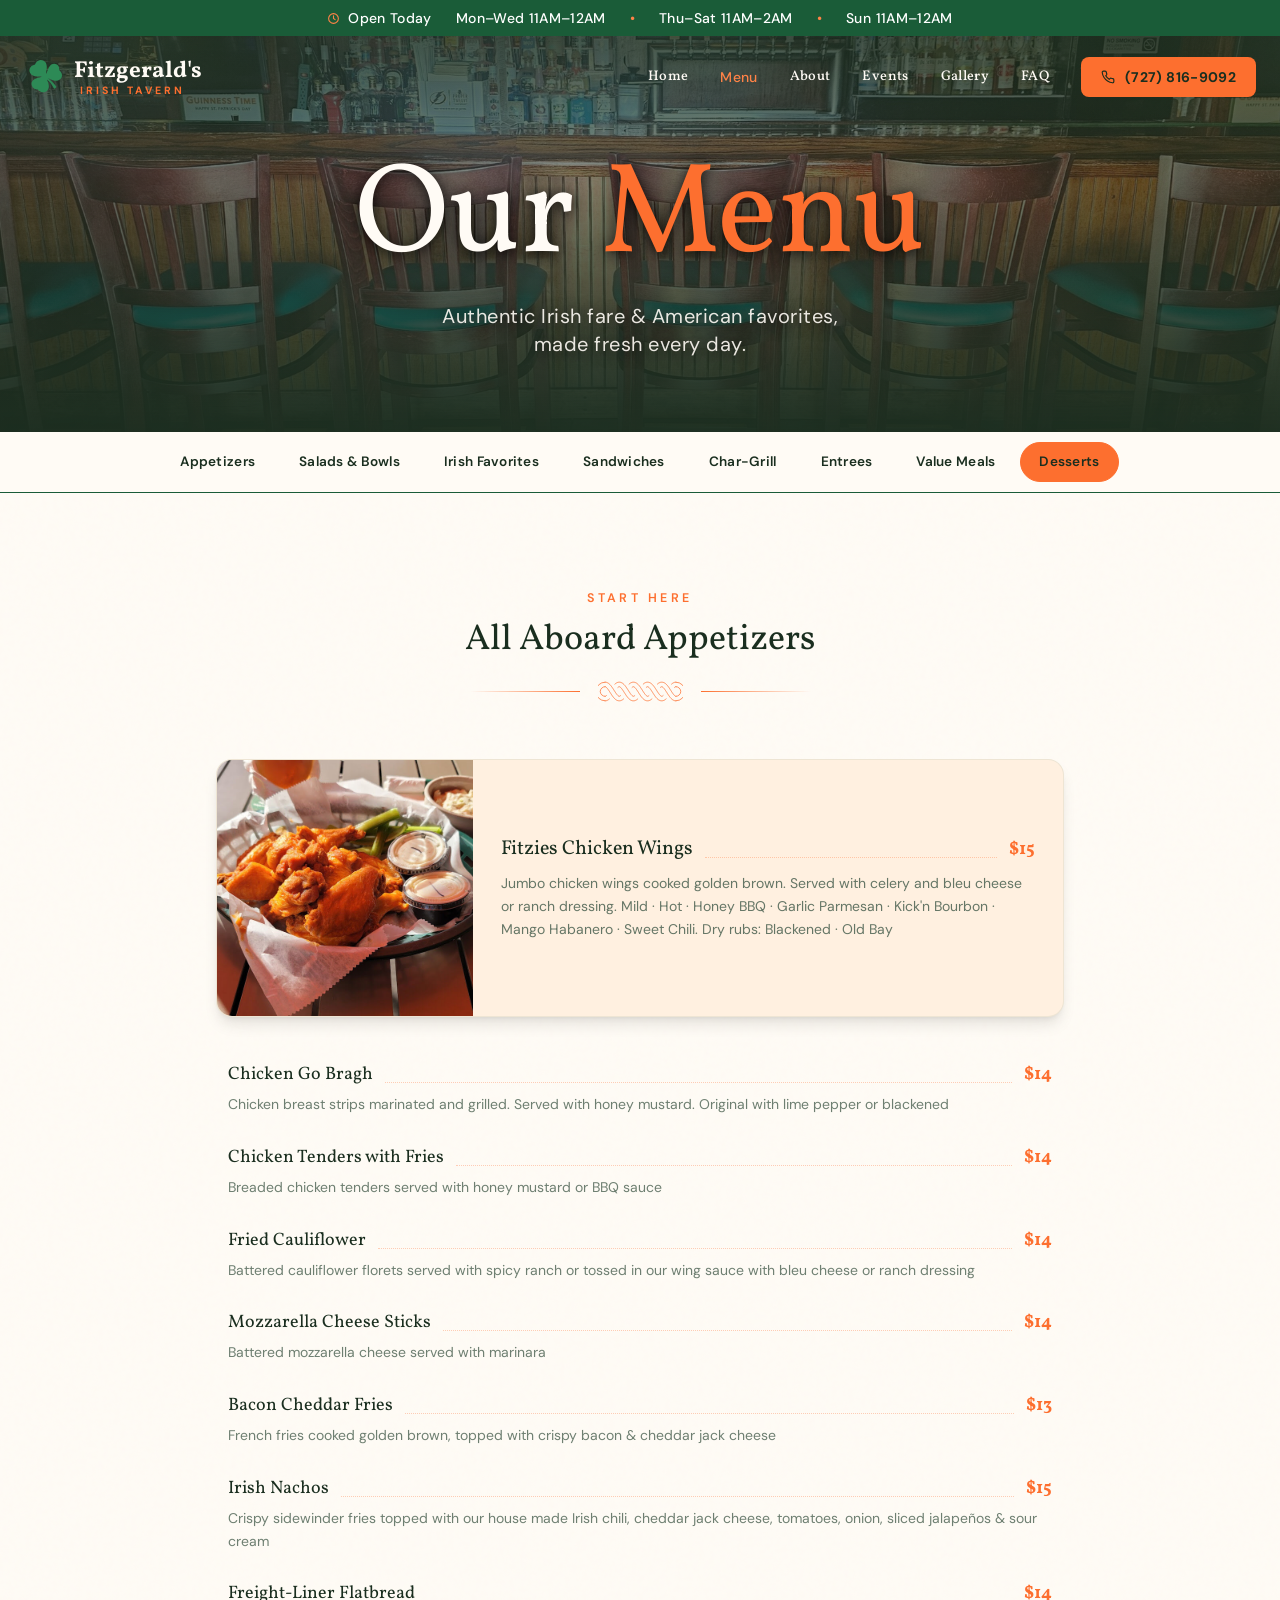
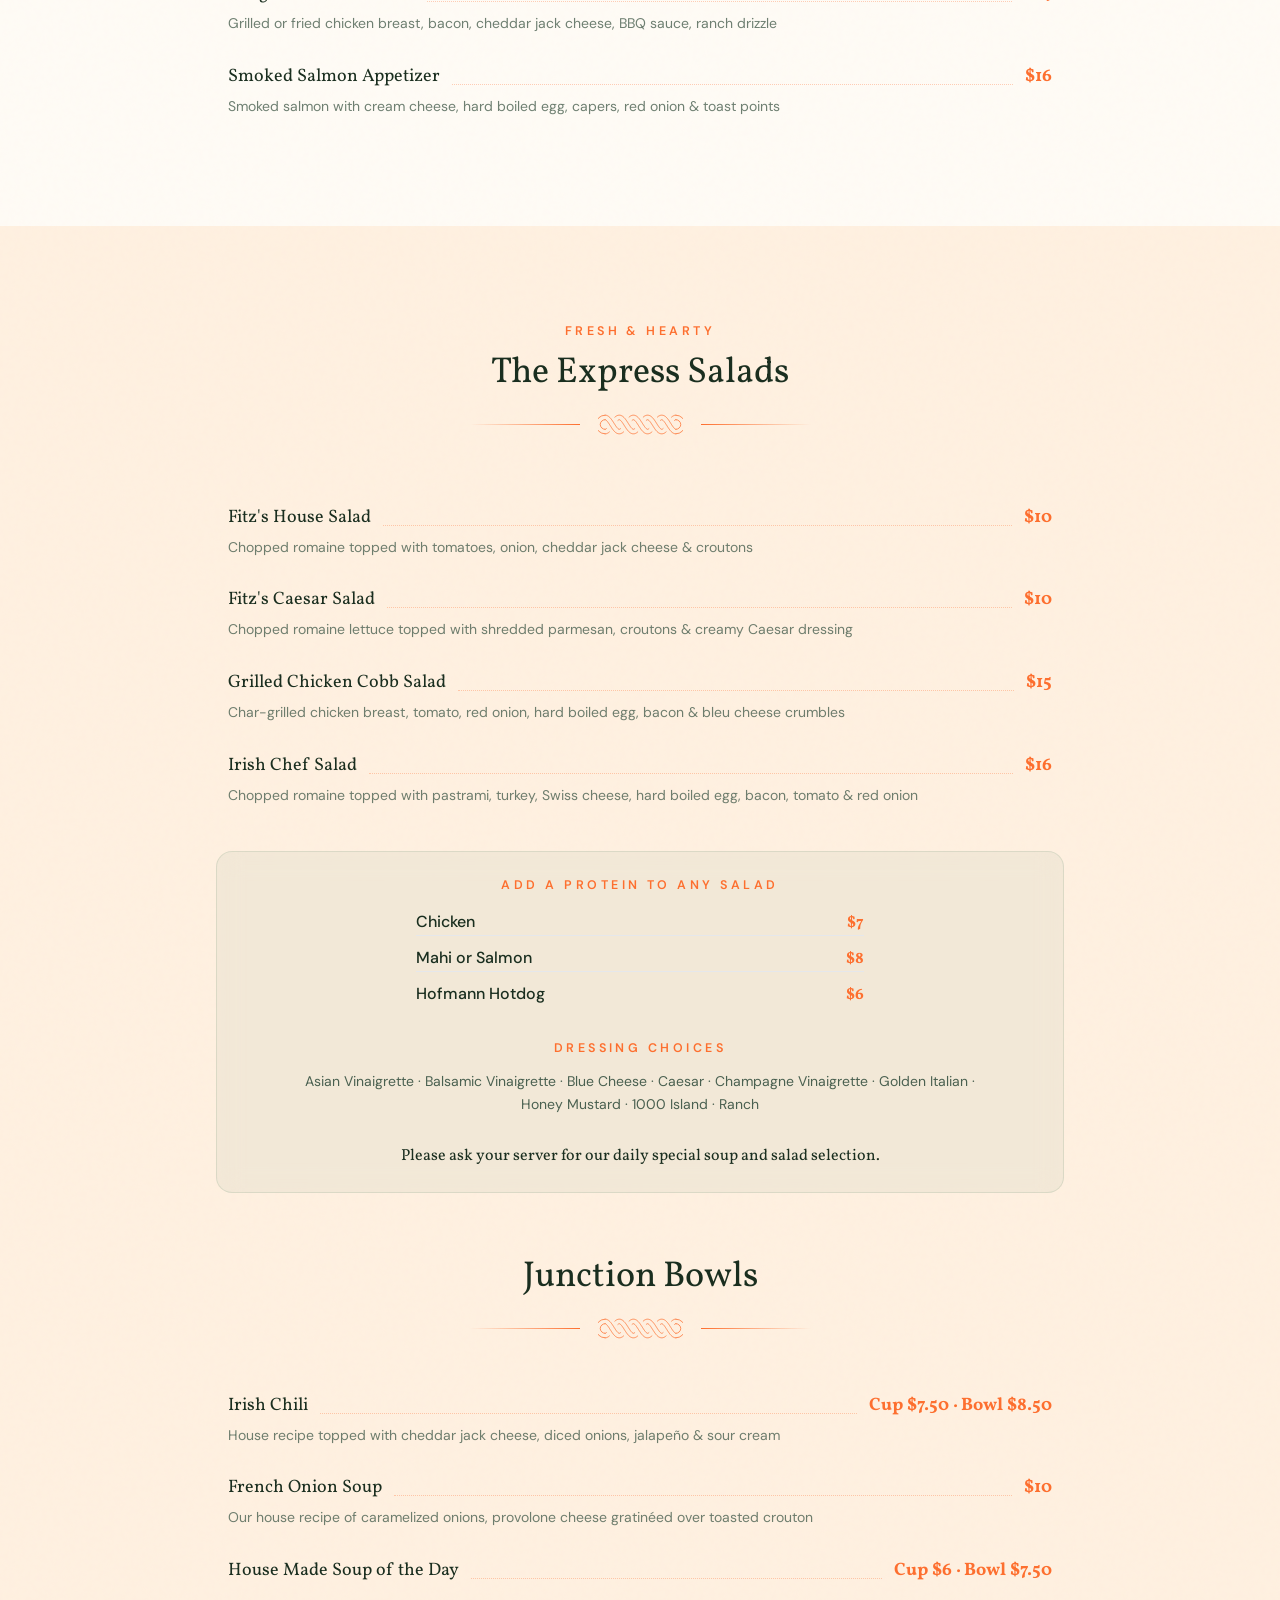
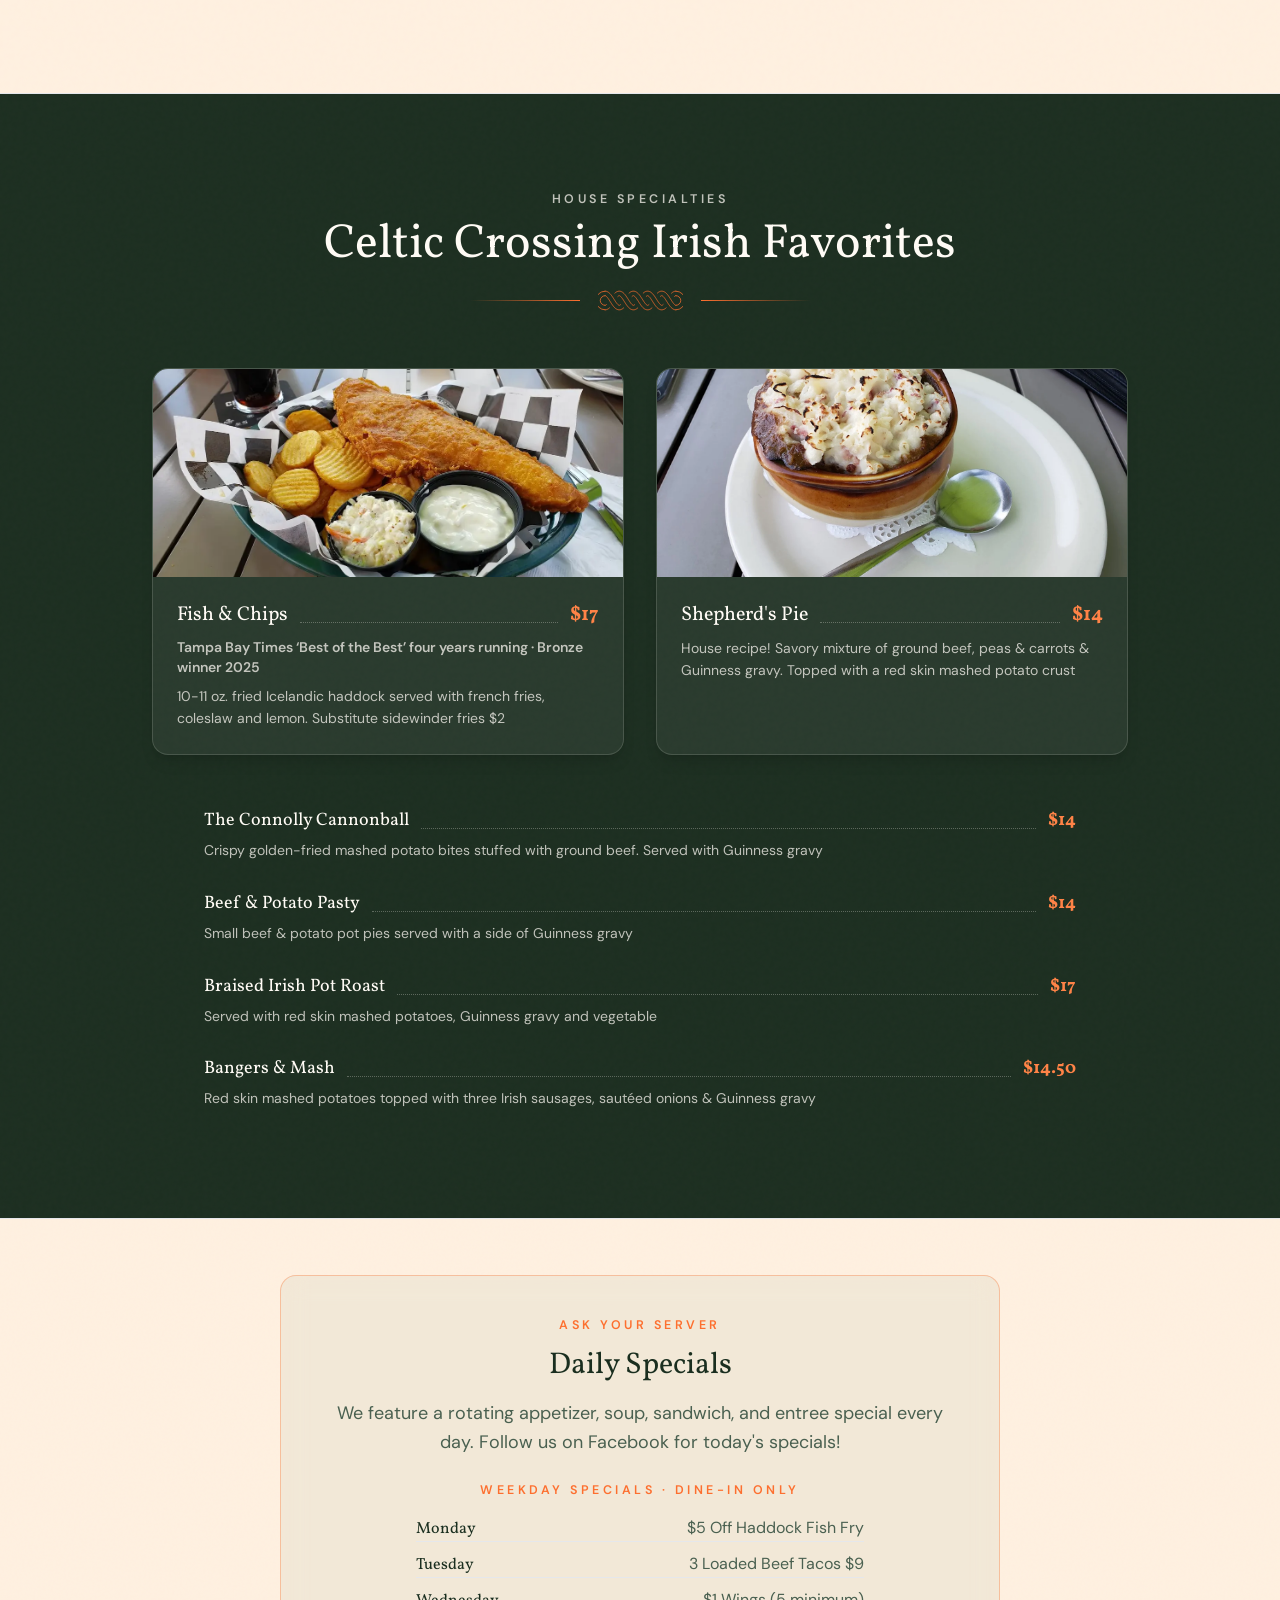
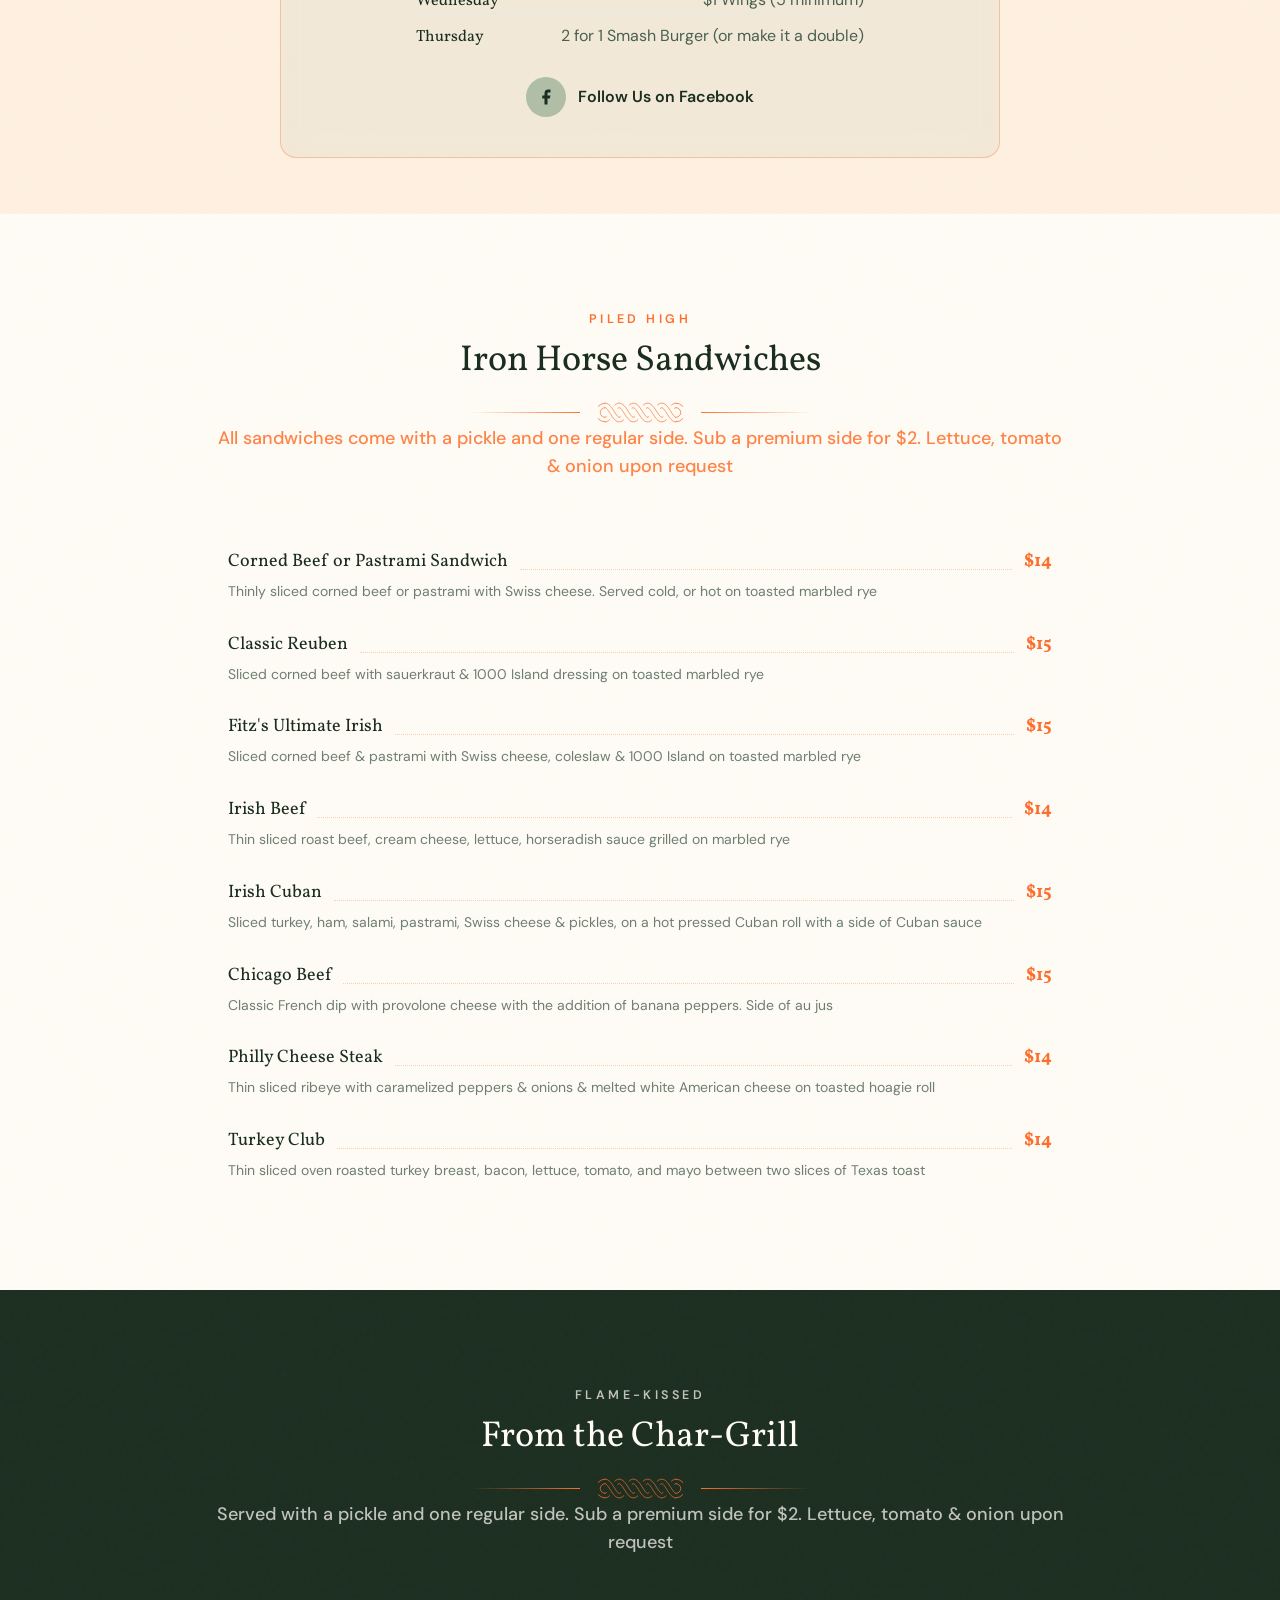
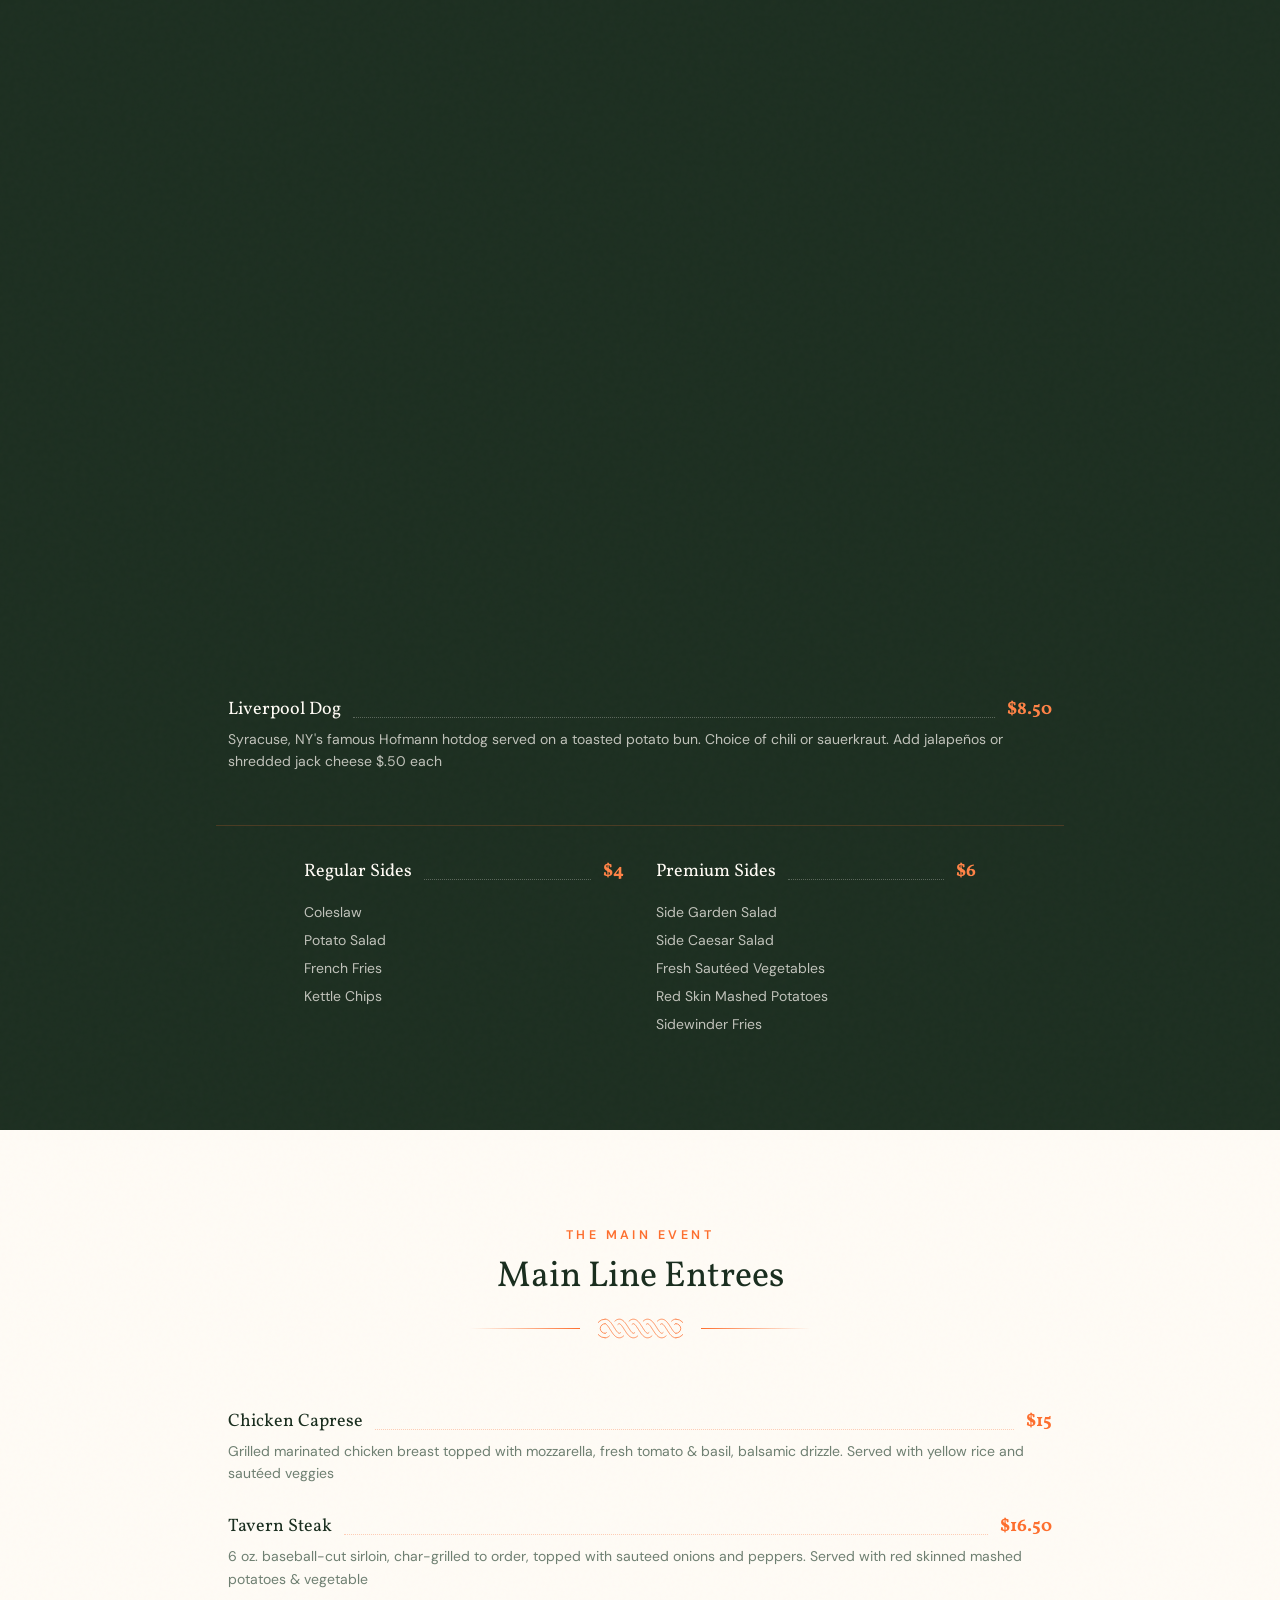
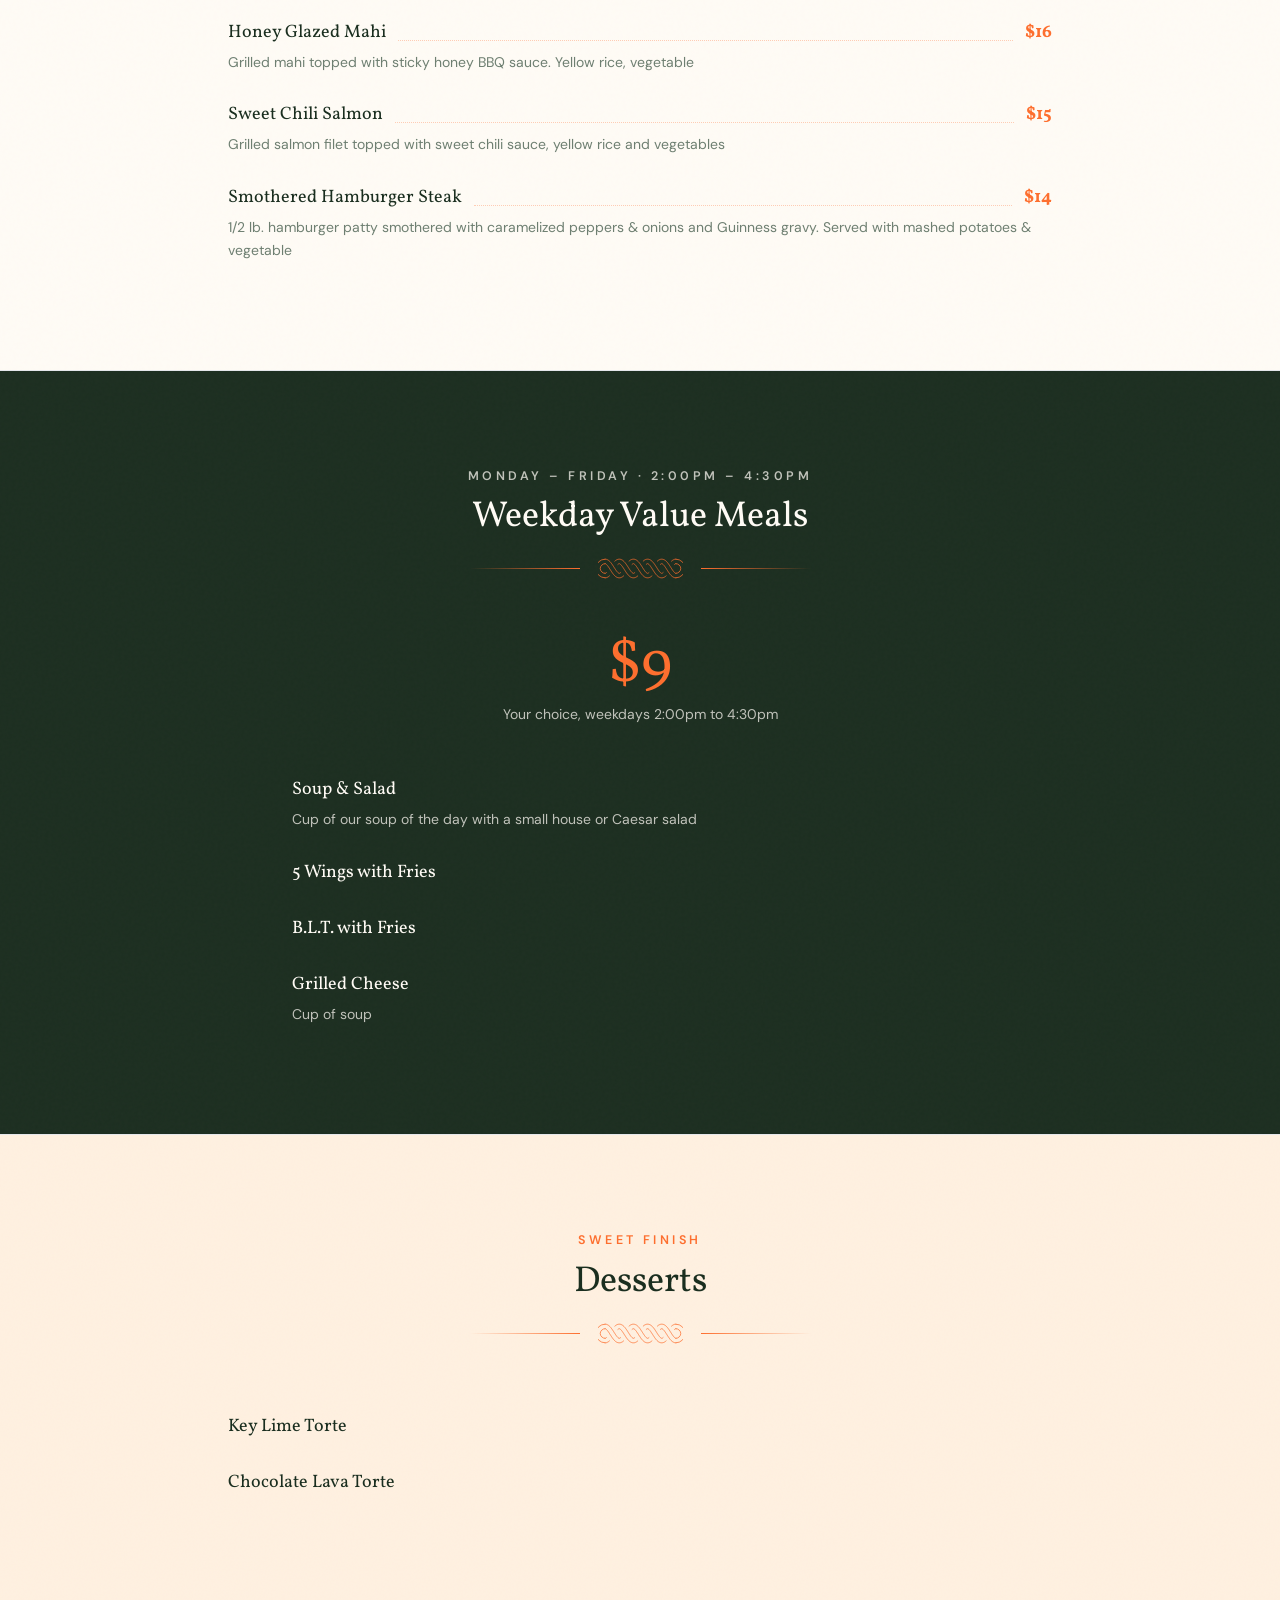
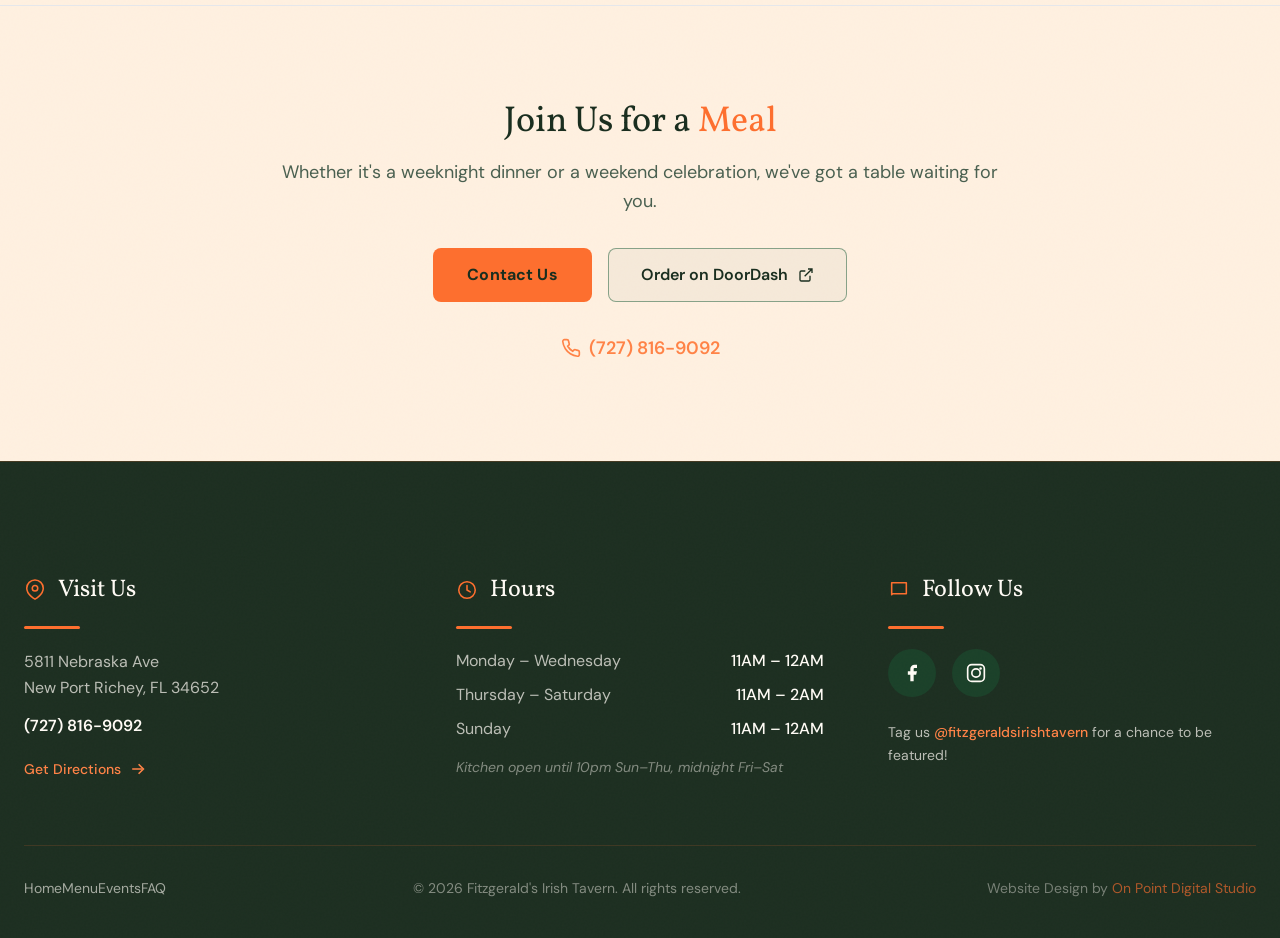
<file: menu.html>
<!DOCTYPE html>
<html lang="en">
<head>
  <meta charset="UTF-8">
  <link rel="icon" type="image/png" href="favicon.png">
  <meta name="viewport" content="width=device-width, initial-scale=1.0">
  <title>Menu | Fitzgerald’s Irish Tavern | Downtown New Port Richey</title>
  <meta name="description" content="Explore the full menu at Fitzgerald’s Irish Tavern — authentic Irish favorites, char-grilled burgers, fresh seafood, and more in downtown New Port Richey.">
  <link rel="canonical" href="https://fitzgeraldstavern.com/menu.html">
  <meta property="og:type" content="website">
  <meta property="og:site_name" content="Fitzgerald’s Irish Tavern">
  <meta property="og:title" content="Menu | Fitzgerald’s Irish Tavern">
  <meta property="og:description" content="Explore Fitzgerald’s full menu — Irish-inspired pub fare, craft pints, and more in downtown New Port Richey.">
  <meta property="og:url" content="https://fitzgeraldstavern.com/menu.html">
  <meta property="og:image" content="https://fitzgeraldstavern.com/assets/Fitz_hero_v2.jpeg">
  <meta name="twitter:card" content="summary_large_image">
  <meta name="twitter:title" content="Menu | Fitzgerald’s Irish Tavern">
  <meta name="twitter:description" content="Explore Fitzgerald’s full menu — Irish-inspired pub fare, craft pints, and more in downtown New Port Richey.">
  <meta name="twitter:image" content="https://fitzgeraldstavern.com/assets/Fitz_hero_v2.jpeg">

  <!-- JSON-LD: Menu -->
  <script type="application/ld+json">
  {
    "@context": "https://schema.org",
    "@type": "Menu",
    "name": "Fitzgerald's Irish Tavern Menu",
    "description": "Authentic Irish fare and American favorites, made fresh daily in downtown New Port Richey.",
    "inLanguage": "en",
    "hasMenuSection": [
      {
        "@type": "MenuSection",
        "name": "All Aboard Appetizers",
        "hasMenuItem": [
          {"@type": "MenuItem", "name": "Fitzies Chicken Wings", "description": "Jumbo chicken wings cooked golden brown. Served with celery and bleu cheese or ranch dressing. Mild, Hot, Honey BBQ, Garlic Parmesan, Kick'n Bourbon, Mango Habanero, Sweet Chili. Dry rubs: Blackened, Old Bay"},
          {"@type": "MenuItem", "name": "Chicken Go Bragh", "description": "Chicken breast strips marinated and grilled. Served with honey mustard. Original with lime pepper or blackened"},
          {"@type": "MenuItem", "name": "Chicken Tenders with Fries", "description": "Breaded chicken tenders served with honey mustard or BBQ sauce"},
          {"@type": "MenuItem", "name": "Fried Cauliflower", "description": "Battered cauliflower florets served with spicy ranch or tossed in our wing sauce with bleu cheese or ranch dressing"},
          {"@type": "MenuItem", "name": "Mozzarella Cheese Sticks", "description": "Battered mozzarella cheese served with marinara"},
          {"@type": "MenuItem", "name": "Bacon Cheddar Fries", "description": "French fries cooked golden brown, topped with crispy bacon & cheddar jack cheese"},
          {"@type": "MenuItem", "name": "Irish Nachos", "description": "Crispy sidewinder fries topped with our house made Irish chili, cheddar jack cheese, tomatoes, onion, sliced jalapeños & sour cream"},
          {"@type": "MenuItem", "name": "Freight-Liner Flatbread", "description": "Grilled or fried chicken breast, bacon, cheddar jack cheese, BBQ sauce, ranch drizzle"},
          {"@type": "MenuItem", "name": "Smoked Salmon Appetizer", "description": "Smoked salmon with cream cheese, hard boiled egg, capers, red onion & toast points"}
        ]
      },
      {
        "@type": "MenuSection",
        "name": "The Express Salads",
        "hasMenuItem": [
          {"@type": "MenuItem", "name": "Fitz's House Salad", "description": "Chopped romaine topped with tomatoes, onion, cheddar jack cheese & croutons"},
          {"@type": "MenuItem", "name": "Fitz's Caesar Salad", "description": "Chopped romaine lettuce topped with shredded parmesan, croutons & creamy Caesar dressing"},
          {"@type": "MenuItem", "name": "Grilled Chicken Cobb Salad", "description": "Char-grilled chicken breast, tomato, red onion, hard boiled egg, bacon & bleu cheese crumbles"},
          {"@type": "MenuItem", "name": "Irish Chef Salad", "description": "Chopped romaine topped with pastrami, turkey, Swiss cheese, hard boiled egg, bacon, tomato & red onion"},
          {"@type": "MenuItem", "name": "Add Chicken", "description": "Add a protein to any salad. $7"},
          {"@type": "MenuItem", "name": "Add Mahi or Salmon", "description": "Add a protein to any salad. $8"},
          {"@type": "MenuItem", "name": "Add Hofmann Hotdog", "description": "Add a protein to any salad. $6"}
        ]
      },
      {
        "@type": "MenuSection",
        "name": "Junction Bowls",
        "hasMenuItem": [
          {"@type": "MenuItem", "name": "Irish Chili", "description": "House recipe topped with cheddar jack cheese, diced onions, jalapeño & sour cream"},
          {"@type": "MenuItem", "name": "French Onion Soup", "description": "Our house recipe of caramelized onions, provolone cheese gratinéed over toasted crouton"},
          {"@type": "MenuItem", "name": "House Made Soup of the Day"}
        ]
      },
      {
        "@type": "MenuSection",
        "name": "Celtic Crossing Irish Favorites",
        "hasMenuItem": [
          {"@type": "MenuItem", "name": "Fish & Chips", "description": "Placed in the Tampa Bay Times 'Best of the Best' four years in a row, Bronze winner in 2025. 10-11 oz. fried Icelandic haddock served with french fries, coleslaw and lemon. Substitute sidewinder fries $2"},
          {"@type": "MenuItem", "name": "Shepherd's Pie", "description": "House recipe! Savory mixture of ground beef, peas & carrots & Guinness gravy. Topped with a red skin mashed potato crust"},
          {"@type": "MenuItem", "name": "The Connolly Cannonball", "description": "Crispy golden-fried mashed potato bites stuffed with ground beef. Served with Guinness gravy"},
          {"@type": "MenuItem", "name": "Beef & Potato Pasty", "description": "Small beef & potato pot pies served with a side of Guinness gravy"},
          {"@type": "MenuItem", "name": "Braised Irish Pot Roast", "description": "Served with red skin mashed potatoes, Guinness gravy and vegetable"},
          {"@type": "MenuItem", "name": "Bangers & Mash", "description": "Red skin mashed potatoes topped with three Irish sausages, sautéed onions & Guinness gravy"}
        ]
      },
      {
        "@type": "MenuSection",
        "name": "Iron Horse Sandwiches",
        "description": "All sandwiches come with a pickle and one regular side. Sub a premium side for $2. Lettuce, tomato & onion upon request",
        "hasMenuItem": [
          {"@type": "MenuItem", "name": "Corned Beef or Pastrami Sandwich", "description": "Thinly sliced corned beef or pastrami with Swiss cheese. Served cold, or hot on toasted marbled rye"},
          {"@type": "MenuItem", "name": "Classic Reuben", "description": "Sliced corned beef with sauerkraut & 1000 Island dressing on toasted marbled rye"},
          {"@type": "MenuItem", "name": "Fitz's Ultimate Irish", "description": "Sliced corned beef & pastrami with Swiss cheese, coleslaw & 1000 Island on toasted marbled rye"},
          {"@type": "MenuItem", "name": "Irish Beef", "description": "Thin sliced roast beef, cream cheese, lettuce, horseradish sauce grilled on marbled rye"},
          {"@type": "MenuItem", "name": "Irish Cuban", "description": "Sliced turkey, ham, salami, pastrami, Swiss cheese & pickles, on a hot pressed Cuban roll with a side of Cuban sauce"},
          {"@type": "MenuItem", "name": "Chicago Beef", "description": "Classic French dip with provolone cheese with the addition of banana peppers. Side of au jus"},
          {"@type": "MenuItem", "name": "Philly Cheese Steak", "description": "Thin sliced ribeye with caramelized peppers & onions & melted white American cheese on toasted hoagie roll"},
          {"@type": "MenuItem", "name": "Turkey Club", "description": "Thin sliced oven roasted turkey breast, bacon, lettuce, tomato, and mayo between two slices of Texas toast"}
        ]
      },
      {
        "@type": "MenuSection",
        "name": "From the Char-Grill",
        "description": "Served with a pickle and one regular side. Sub a premium side for $2. Lettuce, tomato & onion upon request",
        "hasMenuItem": [
          {"@type": "MenuItem", "name": "Patty Melt", "description": "1/2 lb. all beef burger topped with sautéed onions & Swiss cheese on toasted marbled rye"},
          {"@type": "MenuItem", "name": "Cheeseburger", "description": "1/2 lb. all beef burger with choice of cheese on toasted brioche bun"},
          {"@type": "MenuItem", "name": "Bourbon Chicken Sandwich", "description": "Grilled chicken breast, bacon, cheddar jack cheese, Kick'n Bourbon BBQ sauce and onion rings"},
          {"@type": "MenuItem", "name": "Grilled Chicken Breast", "description": "Marinated chicken breast, grilled or blackened. Served on toasted brioche bun"},
          {"@type": "MenuItem", "name": "Grilled or Blackened Mahi", "description": "Mahi filet seasoned with lemon pepper. Served with lettuce, tomato & onion on toasted brioche bun"},
          {"@type": "MenuItem", "name": "Mahi Grinder", "description": "Grilled mahi topped with caramelized peppers & onions and provolone cheese on toasted hoagie roll"},
          {"@type": "MenuItem", "name": "Liverpool Dog", "description": "Syracuse, NY's famous Hofmann hotdog served on a toasted potato bun. Choice of chili or sauerkraut. Add jalapeños or shredded jack cheese $.50 each"},
          {"@type": "MenuItem", "name": "Regular Sides", "description": "Coleslaw, potato salad, french fries or kettle chips. $4"},
          {"@type": "MenuItem", "name": "Premium Sides", "description": "Side garden salad, side Caesar salad, fresh sautéed vegetables, red skin mashed potatoes or sidewinder fries. $6"}
        ]
      },
      {
        "@type": "MenuSection",
        "name": "Main Line Entrees",
        "hasMenuItem": [
          {"@type": "MenuItem", "name": "Chicken Caprese", "description": "Grilled marinated chicken breast topped with mozzarella, fresh tomato & basil, balsamic drizzle. Served with yellow rice and sautéed veggies"},
          {"@type": "MenuItem", "name": "Tavern Steak", "description": "6 oz. baseball-cut sirloin, char-grilled to order, topped with sauteed onions and peppers. Served with red skinned mashed potatoes & vegetable"},
          {"@type": "MenuItem", "name": "Honey Glazed Mahi", "description": "Grilled mahi topped with sticky honey BBQ sauce. Yellow rice, vegetable"},
          {"@type": "MenuItem", "name": "Sweet Chili Salmon", "description": "Grilled salmon filet topped with sweet chili sauce, yellow rice and vegetables"},
          {"@type": "MenuItem", "name": "Smothered Hamburger Steak", "description": "1/2 lb. hamburger patty smothered with caramelized peppers & onions and Guinness gravy. Served with mashed potatoes & vegetable"}
        ]
      },
      {
        "@type": "MenuSection",
        "name": "Weekday Value Meals",
        "description": "Monday through Friday, 2:00pm to 4:30pm. $9 each",
        "hasMenuItem": [
          {"@type": "MenuItem", "name": "Soup & Salad", "description": "Cup of our soup of the day with a small house or Caesar salad"},
          {"@type": "MenuItem", "name": "5 Wings with Fries"},
          {"@type": "MenuItem", "name": "B.L.T. with Fries"},
          {"@type": "MenuItem", "name": "Grilled Cheese", "description": "Cup of soup"}
        ]
      },
      {
        "@type": "MenuSection",
        "name": "Desserts",
        "hasMenuItem": [
          {"@type": "MenuItem", "name": "Key Lime Torte"},
          {"@type": "MenuItem", "name": "Chocolate Lava Torte"}
        ]
      }
    ]
  }
  </script>
  <script type="application/ld+json">
  {
    "@context": "https://schema.org",
    "@type": "BreadcrumbList",
    "itemListElement": [
      {"@type": "ListItem", "position": 1, "name": "Home", "item": "https://fitzgeraldstavern.com/"},
      {"@type": "ListItem", "position": 2, "name": "Menu", "item": "https://fitzgeraldstavern.com/menu.html"}
    ]
  }
  </script>

  <link rel="preconnect" href="https://fonts.googleapis.com">
  <link rel="preconnect" href="https://fonts.gstatic.com" crossorigin>
  <link href="https://fonts.googleapis.com/css2?family=Vollkorn:wght@600;700;800;900&family=DM+Sans:wght@400;500;600;700&display=swap" rel="stylesheet">
  <style>
    :root {
      --orange:       #fd6f2f;
      --orange-hi:    #FF8347;
      --green:        #1a5c38;
      --green-bright: #2d8a56;
      --cream:        #FFFBF5;
      --cream-alt:    #FFF0E0;
      --dark:         #1C2E20;
      --text-dark:    #1a2e1f;
      --text-muted:   #4a6050;
      --tan:          #F2E8D9;
    }

    * { box-sizing: border-box; }
    html { scroll-behavior: smooth; }
    body {
      font-family: 'DM Sans', sans-serif;
      background-color: var(--cream);
      color: var(--text-dark);
      overflow-x: hidden;
      -webkit-font-smoothing: antialiased;
    }
    img { display: block; }

    /* ── Preloader ── */
    .preloader {
      position: fixed; inset: 0; z-index: 10000;
      background: var(--dark);
      display: flex; align-items: center; justify-content: center; flex-direction: column;
      gap: 1.5rem;
      transition: opacity 0.7s ease, visibility 0.7s ease;
    }
    .preloader.loaded { opacity: 0; visibility: hidden; pointer-events: none; }
    .preloader__mark { width: 78px; height: 78px; animation: spin-soft 2.4s ease-in-out infinite; }
    @keyframes spin-soft { 0%,100% { transform: rotate(-8deg) scale(1); } 50% { transform: rotate(8deg) scale(1.06); } }
    .preloader__word {
      font-family: 'Vollkorn', serif; font-weight: 800; font-size: 1.5rem;
      color: var(--cream); letter-spacing: 0.04em;
    }
    .preloader__bar {
      width: 140px; height: 2px; background: rgba(26,92,56,0.15); overflow: hidden; border-radius: 2px;
    }
    .preloader__bar span {
      display: block; height: 100%; width: 40%; background: var(--orange);
      animation: loadSlide 1.1s ease-in-out infinite;
    }
    @keyframes loadSlide { 0% { transform: translateX(-100%); } 100% { transform: translateX(350%); } }

    /* ── Nav ── */
    .nav-bar {
      background: transparent;
      transition: background 0.35s ease, border-color 0.35s ease, box-shadow 0.35s ease, padding 0.4s ease;
      border-bottom: 1px solid transparent;
    }
    .nav-bar.scrolled {
      background: #ffffff;
      border-bottom-color: var(--green);
      box-shadow: 0 2px 18px rgba(0,0,0,0.10);
    }
    .nav-bar.scrolled .nav-link { color: var(--text-dark); }
    .nav-bar.scrolled .nav-link:hover { color: var(--orange); }
    .nav-bar.scrolled .logo-name { fill: var(--text-dark) !important; }
    .nav-bar.scrolled .ham-bar { background-color: var(--text-dark); }
    /* nav links use the display font */
    #mainNav a.nav-link, #mainNav a[aria-current="page"] { font-family: 'Vollkorn', serif; }

    /* ── Menu page hero (compact) ── */
    .menu-hero { position: relative; overflow: hidden; }
    .menu-hero-bg {
      position: absolute; inset: -6%; width: 112%; height: 112%;
      background: url('assets/menu-header.jpg') center 42% / cover no-repeat;
      transform: translateZ(0); will-change: transform;
      animation: kenBurns 22s ease-in-out infinite alternate;
    }
    @keyframes kenBurns {
      0%   { transform: scale(1) translate(0,0); }
      100% { transform: scale(1.08) translate(-1.2%, -1.2%); }
    }
    .menu-hero-overlay {
      position: absolute; inset: 0;
      background:
        linear-gradient(180deg, rgba(28,46,32,0.80) 0%, rgba(28,46,32,0.50) 40%, rgba(28,46,32,0.97) 100%),
        radial-gradient(ellipse 70% 60% at 50% 45%, rgba(0,0,0,0) 0%, rgba(28,46,32,0.45) 100%);
    }
    .hero-heading { text-shadow: 0 2px 14px rgba(0,0,0,0.85), 0 6px 38px rgba(0,0,0,0.6); }

    /* ── Buttons ── */
    .btn-orange {
      background: var(--orange); color: var(--bg-deep); font-weight: 700;
      padding: 15px 34px; border-radius: 8px; transition: all 0.3s ease;
      display: inline-flex; align-items: center; justify-content: center; gap: 10px;
      text-decoration: none; cursor: pointer; letter-spacing: 0.01em;
    }
    .btn-orange:hover { background: var(--orange-hi); box-shadow: 0 10px 30px rgba(253,111,47,0.4); transform: translateY(-2px); }
    .btn-ghost {
      border: 1.5px solid rgba(26,92,56,0.5); color: var(--text-dark); font-weight: 600;
      padding: 14px 32px; border-radius: 8px; transition: all 0.3s ease;
      display: inline-flex; align-items: center; justify-content: center; gap: 10px;
      text-decoration: none; cursor: pointer; background: rgba(26,92,56,0.04);
    }
    .btn-ghost:hover { border-color: var(--orange); color: var(--orange-hi); background: rgba(253,111,47,0.08); transform: translateY(-2px); }

    /* ── Celtic knot interlace divider (signature) ── */
    .knot-divider { display: flex; align-items: center; justify-content: center; gap: 18px; width: 100%; }
    .knot-divider .rule {
      height: 1px; flex: 0 1 110px; max-width: 110px;
      background: linear-gradient(90deg, transparent, var(--orange));
    }
    .knot-divider .rule.rev { background: linear-gradient(90deg, var(--orange), transparent); }
    .knot-divider svg { flex-shrink: 0; }

    /* ── Scroll reveal ── */
    .reveal { opacity: 0; transform: translateY(34px); transition: opacity 0.8s cubic-bezier(.2,.7,.2,1), transform 0.8s cubic-bezier(.2,.7,.2,1); }
    .reveal.visible { opacity: 1; transform: translateY(0); }

    /* ── Glass card ── */
    .glass {
      background: rgba(26,92,56,0.05);
      border: 1px solid rgba(26,92,56,0.1);
      backdrop-filter: blur(12px); -webkit-backdrop-filter: blur(12px);
    }

    /* ── Section label ── */
    .eyebrow {
      font-size: 0.78rem; letter-spacing: 0.28em; text-transform: uppercase;
      color: var(--orange); font-weight: 600;
    }
    .accent-rule { width: 56px; height: 3px; background: var(--orange); border-radius: 2px; }

    /* ── Featured menu cards ── */
    .menu-card { transition: transform 0.35s ease, box-shadow 0.35s ease, border-color 0.35s ease; border: 1px solid rgba(26,92,56,0.07); }
    .menu-card:hover { transform: translateY(-8px); box-shadow: 0 22px 50px rgba(0,0,0,0.5); border-color: rgba(253,111,47,0.4); }
    .menu-card .img-wrap { overflow: hidden; }
    .menu-card img { transition: transform 0.6s cubic-bezier(.2,.7,.2,1); }
    .menu-card:hover img { transform: scale(1.08); }

    /* ── Menu item dotted leader ── */
    .menu-row { transition: background 0.3s ease, padding 0.3s ease; border-radius: 8px; }
    .menu-row:hover { background: rgba(253,111,47,0.06); }
    .menu-leader {
      flex: 1;
      border-bottom: 1px dotted rgba(253,111,47,0.32);
      margin: 0 12px; min-width: 20px;
      align-self: flex-end; margin-bottom: 6px;
    }
    .item-price { font-family: 'Vollkorn', serif; font-weight: 700; color: var(--orange); white-space: nowrap; }

    /* ── Dark-green feature section (scoped overrides) ── */
    .section-dark { background-color: var(--dark) !important; }
    .section-dark h2, .section-dark h3 { color: var(--cream) !important; }
    .section-dark p, .section-dark address, .section-dark li { color: rgba(255,251,245,0.72) !important; }
    .section-dark .menu-card,
    .section-dark .glass,
    .section-dark .event-card { background: rgba(255,251,245,0.06) !important; border-color: rgba(255,251,245,0.14) !important; }
    .section-dark .menu-row:hover { background: rgba(253,111,47,0.14) !important; }
    .section-dark .menu-leader { border-bottom-color: rgba(255,251,245,0.28) !important; }
    .section-dark .item-price { color: var(--orange-hi) !important; }

    /* ── Noise texture ── */
    .texture { position: relative; }
    .texture::before {
      content: ''; position: absolute; inset: 0; pointer-events: none; z-index: 0; opacity: 0.5;
      background: url("data:image/svg+xml,%3Csvg viewBox='0 0 256 256' xmlns='http://www.w3.org/2000/svg'%3E%3Cfilter id='n'%3E%3CfeTurbulence type='fractalNoise' baseFrequency='0.9' numOctaves='4' stitchTiles='stitch'/%3E%3C/filter%3E%3Crect width='100%25' height='100%25' filter='url(%23n)' opacity='0.04'/%3E%3C/svg%3E");
    }
    .texture > * { position: relative; z-index: 1; }

    /* ── Mobile menu ── */
    .mobile-menu { transform: translateX(100%); transition: transform 0.4s cubic-bezier(.2,.7,.2,1); }
    .mobile-menu.open { transform: translateX(0); }
    .mobile-menu a { color: var(--cream); position: relative; }
    .mobile-menu a:hover { color: var(--orange-hi); }

    /* ── Scroll offset for sticky nav + category nav ── */
    #appetizers, #soups-salads, #irish-favorites, #sandwiches, #char-grill, #entrees, #desserts {
      scroll-margin-top: 168px;
    }

    /* ── Category nav (sticky scrollspy) ── */
    .category-nav {
      transition: box-shadow 0.3s ease;
      -ms-overflow-style: none; scrollbar-width: none;
      background: var(--cream);
      border-bottom: 1px solid var(--green);
    }
    .category-nav::-webkit-scrollbar { display: none; }
    /* hide the horizontal scrollbar on the actual scrolling track (the tabs) */
    #categoryNavTrack { -ms-overflow-style: none; scrollbar-width: none; }
    #categoryNavTrack::-webkit-scrollbar { display: none; height: 0; }
    .category-nav.stuck { box-shadow: 0 2px 18px rgba(0,0,0,0.10); }
    .cat-btn {
      white-space: nowrap; padding: 9px 18px;
      font-family: 'DM Sans', sans-serif; font-weight: 600; font-size: 0.85rem;
      color: var(--text-dark); border-radius: 999px;
      transition: color 0.3s ease, background 0.3s ease;
      cursor: pointer; border: 1px solid transparent; background: transparent;
      letter-spacing: 0.02em;
    }
    .cat-btn:hover { color: var(--orange-hi); }
    .cat-btn.active { color: var(--bg-deep); background: var(--orange); border-color: var(--orange); }

    /* ── Back to top ── */
    .back-to-top {
      position: fixed; bottom: 28px; right: 28px;
      width: 48px; height: 48px; border-radius: 50%;
      background: var(--orange); color: #fff;
      display: flex; align-items: center; justify-content: center;
      box-shadow: 0 8px 22px rgba(0,0,0,0.45);
      opacity: 0; transform: translateY(20px);
      transition: opacity 0.3s ease, transform 0.3s ease, background 0.3s ease;
      pointer-events: none; z-index: 40; cursor: pointer; border: none;
    }
    .back-to-top.show { opacity: 1; transform: translateY(0); pointer-events: auto; }
    .back-to-top:hover { background: var(--orange-hi); box-shadow: 0 0 26px rgba(253,111,47,0.45); }

    /* ── Scrollbar ── */
    ::-webkit-scrollbar { width: 9px; }
    ::-webkit-scrollbar-track { background: var(--dark); }
    ::-webkit-scrollbar-thumb { background: var(--green); border-radius: 4px; }
    ::-webkit-scrollbar-thumb:hover { background: var(--green-bright); }

    /* ── Reduced motion ── */
    @media (prefers-reduced-motion: reduce) {
      *, *::before, *::after { animation-duration: 0.001ms !important; animation-iteration-count: 1 !important; transition-duration: 0.001ms !important; scroll-behavior: auto !important; }
      .menu-hero-bg { animation: none; }
      .reveal { opacity: 1; transform: none; }
    }
  </style>
  <link rel="stylesheet" href="css/tailwind.css">
</head>
<body>
<svg width="0" height="0" style="position:absolute" aria-hidden="true"><symbol id="celtic-knot" viewBox="0 0 360 96"><path d="M 30.0 27.5 L 30.3 27.5 L 30.7 27.6 L 31.2 27.7 L 31.9 28.0 L 32.6 28.4 L 33.5 29.0 L 34.5 29.8 L 35.6 30.7 L 36.7 31.8 L 37.9 33.1 L 39.2 34.6 L 40.5 36.2 L 41.9 38.0 L 43.3 39.9 L 44.7 41.9 L 46.1 44.0 L 47.6 46.2 L 49.0 48.5 L 50.5 50.8 L 52.0 53.1 L 53.5 55.5 L 55.0 57.8 L 56.6 60.2 L 58.1 62.6 L 59.7 64.9 L 61.3 67.1 L 62.9 69.4 L 64.5 71.5 L 66.2 73.6 L 67.9 75.6 L 69.7 77.5 L 71.6 79.3 L 73.5 80.9 L 75.5 82.5 L 77.6 83.9 L 79.9 85.1 L 82.2 86.1 L 84.7 86.9 L 87.3 87.3 L 90.0 87.5 L 92.7 87.3 L 95.3 86.9 L 97.8 86.1 L 100.1 85.1 L 102.4 83.9 L 104.5 82.5 L 106.5 80.9 L 108.4 79.3" fill="none" stroke="#fd6f2f" stroke-width="3.2" stroke-linecap="round"/>
<path d="M 144.4 30.7 L 145.5 29.8 L 146.5 29.0 L 147.4 28.4 L 148.1 28.0 L 148.8 27.7 L 149.3 27.6 L 149.7 27.5 L 150.0 27.5 L 150.3 27.5 L 150.7 27.6 L 151.2 27.7 L 151.9 28.0 L 152.6 28.4 L 153.5 29.0 L 154.5 29.8 L 155.6 30.7 L 156.7 31.8 L 157.9 33.1 L 159.2 34.6 L 160.5 36.2 L 161.9 38.0 L 163.3 39.9 L 164.7 41.9 L 166.1 44.0 L 167.6 46.2 L 169.0 48.5 L 170.5 50.8 L 172.0 53.1 L 173.5 55.5 L 175.0 57.8 L 176.6 60.2 L 178.1 62.6 L 179.7 64.9 L 181.3 67.1 L 182.9 69.4 L 184.5 71.5 L 186.2 73.6 L 187.9 75.6 L 189.7 77.5 L 191.6 79.3 L 193.5 80.9 L 195.5 82.5 L 197.6 83.9 L 199.9 85.1 L 202.2 86.1 L 204.7 86.9 L 207.3 87.3 L 210.0 87.5 L 212.7 87.3 L 215.3 86.9 L 217.8 86.1 L 220.1 85.1 L 222.4 83.9 L 224.5 82.5 L 226.5 80.9 L 228.4 79.3" fill="none" stroke="#fd6f2f" stroke-width="3.2" stroke-linecap="round"/>
<path d="M 264.4 30.7 L 265.5 29.8 L 266.5 29.0 L 267.4 28.4 L 268.1 28.0 L 268.8 27.7 L 269.3 27.6 L 269.7 27.5 L 270.0 27.5 L 270.3 27.5 L 270.7 27.6 L 271.2 27.7 L 271.9 28.0 L 272.6 28.4 L 273.5 29.0 L 274.5 29.8 L 275.6 30.7 L 276.7 31.8 L 277.9 33.1 L 279.2 34.6 L 280.5 36.2 L 281.9 38.0 L 283.3 39.9 L 284.7 41.9 L 286.1 44.0 L 287.6 46.2 L 289.0 48.5 L 290.5 50.8 L 292.0 53.1 L 293.5 55.5 L 295.0 57.8 L 296.6 60.2 L 298.1 62.6 L 299.7 64.9 L 301.3 67.1 L 302.9 69.4 L 304.5 71.5 L 306.2 73.6 L 307.9 75.6 L 309.7 77.5 L 311.6 79.3 L 313.5 80.9 L 315.5 82.5 L 317.6 83.9 L 319.9 85.1 L 322.2 86.1 L 324.7 86.9 L 327.3 87.3 L 330.0 87.5" fill="none" stroke="#fd6f2f" stroke-width="3.2" stroke-linecap="round"/>
<path d="M 30.0 8.5 L 32.7 8.7 L 35.3 9.1 L 37.8 9.9 L 40.1 10.9 L 42.4 12.1 L 44.5 13.5 L 46.5 15.1 L 48.4 16.7 L 50.3 18.5 L 52.1 20.4 L 53.8 22.4 L 55.5 24.5 L 57.1 26.6 L 58.7 28.9 L 60.3 31.1 L 61.9 33.4 L 63.4 35.8 L 65.0 38.2 L 66.5 40.5 L 68.0 42.9 L 69.5 45.2 L 71.0 47.5 L 72.4 49.8 L 73.9 52.0 L 75.3 54.1 L 76.7 56.1 L 78.1 58.0 L 79.5 59.8 L 80.8 61.4 L 82.1 62.9 L 83.3 64.2 L 84.4 65.3 L 85.5 66.2 L 86.5 67.0 L 87.4 67.6 L 88.1 68.0 L 88.8 68.3 L 89.3 68.4 L 89.7 68.5 L 90.0 68.5 L 90.3 68.5 L 90.7 68.4 L 91.2 68.3 L 91.9 68.0 L 92.6 67.6 L 93.5 67.0 L 94.5 66.2 L 95.6 65.3" fill="none" stroke="#fd6f2f" stroke-width="3.2" stroke-linecap="round"/>
<path d="M 131.6 16.7 L 133.5 15.1 L 135.5 13.5 L 137.6 12.1 L 139.9 10.9 L 142.2 9.9 L 144.7 9.1 L 147.3 8.7 L 150.0 8.5 L 152.7 8.7 L 155.3 9.1 L 157.8 9.9 L 160.1 10.9 L 162.4 12.1 L 164.5 13.5 L 166.5 15.1 L 168.4 16.7 L 170.3 18.5 L 172.1 20.4 L 173.8 22.4 L 175.5 24.5 L 177.1 26.6 L 178.7 28.9 L 180.3 31.1 L 181.9 33.4 L 183.4 35.8 L 185.0 38.2 L 186.5 40.5 L 188.0 42.9 L 189.5 45.2 L 191.0 47.5 L 192.4 49.8 L 193.9 52.0 L 195.3 54.1 L 196.7 56.1 L 198.1 58.0 L 199.5 59.8 L 200.8 61.4 L 202.1 62.9 L 203.3 64.2 L 204.4 65.3 L 205.5 66.2 L 206.5 67.0 L 207.4 67.6 L 208.1 68.0 L 208.8 68.3 L 209.3 68.4 L 209.7 68.5 L 210.0 68.5 L 210.3 68.5 L 210.7 68.4 L 211.2 68.3 L 211.9 68.0 L 212.6 67.6 L 213.5 67.0 L 214.5 66.2 L 215.6 65.3" fill="none" stroke="#fd6f2f" stroke-width="3.2" stroke-linecap="round"/>
<path d="M 251.6 16.7 L 253.5 15.1 L 255.5 13.5 L 257.6 12.1 L 259.9 10.9 L 262.2 9.9 L 264.7 9.1 L 267.3 8.7 L 270.0 8.5 L 272.7 8.7 L 275.3 9.1 L 277.8 9.9 L 280.1 10.9 L 282.4 12.1 L 284.5 13.5 L 286.5 15.1 L 288.4 16.7 L 290.3 18.5 L 292.1 20.4 L 293.8 22.4 L 295.5 24.5 L 297.1 26.6 L 298.7 28.9 L 300.3 31.1 L 301.9 33.4 L 303.4 35.8 L 305.0 38.2 L 306.5 40.5 L 308.0 42.9 L 309.5 45.2 L 311.0 47.5 L 312.4 49.8 L 313.9 52.0 L 315.3 54.1 L 316.7 56.1 L 318.1 58.0 L 319.5 59.8 L 320.8 61.4 L 322.1 62.9 L 323.3 64.2 L 324.4 65.3 L 325.5 66.2 L 326.5 67.0 L 327.4 67.6 L 328.1 68.0 L 328.8 68.3 L 329.3 68.4 L 329.7 68.5 L 330.0 68.5" fill="none" stroke="#fd6f2f" stroke-width="3.2" stroke-linecap="round"/>
<path d="M 30.0 87.5 L 32.7 87.3 L 35.3 86.9 L 37.8 86.1 L 40.1 85.1 L 42.4 83.9 L 44.5 82.5 L 46.5 80.9 L 48.4 79.3" fill="none" stroke="#fd6f2f" stroke-width="3.2" stroke-linecap="round"/>
<path d="M 84.4 30.7 L 85.5 29.8 L 86.5 29.0 L 87.4 28.4 L 88.1 28.0 L 88.8 27.7 L 89.3 27.6 L 89.7 27.5 L 90.0 27.5 L 90.3 27.5 L 90.7 27.6 L 91.2 27.7 L 91.9 28.0 L 92.6 28.4 L 93.5 29.0 L 94.5 29.8 L 95.6 30.7 L 96.7 31.8 L 97.9 33.1 L 99.2 34.6 L 100.5 36.2 L 101.9 38.0 L 103.3 39.9 L 104.7 41.9 L 106.1 44.0 L 107.6 46.2 L 109.0 48.5 L 110.5 50.8 L 112.0 53.1 L 113.5 55.5 L 115.0 57.8 L 116.6 60.2 L 118.1 62.6 L 119.7 64.9 L 121.3 67.1 L 122.9 69.4 L 124.5 71.5 L 126.2 73.6 L 127.9 75.6 L 129.7 77.5 L 131.6 79.3 L 133.5 80.9 L 135.5 82.5 L 137.6 83.9 L 139.9 85.1 L 142.2 86.1 L 144.7 86.9 L 147.3 87.3 L 150.0 87.5 L 152.7 87.3 L 155.3 86.9 L 157.8 86.1 L 160.1 85.1 L 162.4 83.9 L 164.5 82.5 L 166.5 80.9 L 168.4 79.3" fill="none" stroke="#fd6f2f" stroke-width="3.2" stroke-linecap="round"/>
<path d="M 204.4 30.7 L 205.5 29.8 L 206.5 29.0 L 207.4 28.4 L 208.1 28.0 L 208.8 27.7 L 209.3 27.6 L 209.7 27.5 L 210.0 27.5 L 210.3 27.5 L 210.7 27.6 L 211.2 27.7 L 211.9 28.0 L 212.6 28.4 L 213.5 29.0 L 214.5 29.8 L 215.6 30.7 L 216.7 31.8 L 217.9 33.1 L 219.2 34.6 L 220.5 36.2 L 221.9 38.0 L 223.3 39.9 L 224.7 41.9 L 226.1 44.0 L 227.6 46.2 L 229.0 48.5 L 230.5 50.8 L 232.0 53.1 L 233.5 55.5 L 235.0 57.8 L 236.6 60.2 L 238.1 62.6 L 239.7 64.9 L 241.3 67.1 L 242.9 69.4 L 244.5 71.5 L 246.2 73.6 L 247.9 75.6 L 249.7 77.5 L 251.6 79.3 L 253.5 80.9 L 255.5 82.5 L 257.6 83.9 L 259.9 85.1 L 262.2 86.1 L 264.7 86.9 L 267.3 87.3 L 270.0 87.5 L 272.7 87.3 L 275.3 86.9 L 277.8 86.1 L 280.1 85.1 L 282.4 83.9 L 284.5 82.5 L 286.5 80.9 L 288.4 79.3" fill="none" stroke="#fd6f2f" stroke-width="3.2" stroke-linecap="round"/>
<path d="M 324.4 30.7 L 325.5 29.8 L 326.5 29.0 L 327.4 28.4 L 328.1 28.0 L 328.8 27.7 L 329.3 27.6 L 329.7 27.5 L 330.0 27.5" fill="none" stroke="#fd6f2f" stroke-width="3.2" stroke-linecap="round"/>
<path d="M 30.0 68.5 L 30.3 68.5 L 30.7 68.4 L 31.2 68.3 L 31.9 68.0 L 32.6 67.6 L 33.5 67.0 L 34.5 66.2 L 35.6 65.3" fill="none" stroke="#fd6f2f" stroke-width="3.2" stroke-linecap="round"/>
<path d="M 71.6 16.7 L 73.5 15.1 L 75.5 13.5 L 77.6 12.1 L 79.9 10.9 L 82.2 9.9 L 84.7 9.1 L 87.3 8.7 L 90.0 8.5 L 92.7 8.7 L 95.3 9.1 L 97.8 9.9 L 100.1 10.9 L 102.4 12.1 L 104.5 13.5 L 106.5 15.1 L 108.4 16.7 L 110.3 18.5 L 112.1 20.4 L 113.8 22.4 L 115.5 24.5 L 117.1 26.6 L 118.7 28.9 L 120.3 31.1 L 121.9 33.4 L 123.4 35.8 L 125.0 38.2 L 126.5 40.5 L 128.0 42.9 L 129.5 45.2 L 131.0 47.5 L 132.4 49.8 L 133.9 52.0 L 135.3 54.1 L 136.7 56.1 L 138.1 58.0 L 139.5 59.8 L 140.8 61.4 L 142.1 62.9 L 143.3 64.2 L 144.4 65.3 L 145.5 66.2 L 146.5 67.0 L 147.4 67.6 L 148.1 68.0 L 148.8 68.3 L 149.3 68.4 L 149.7 68.5 L 150.0 68.5 L 150.3 68.5 L 150.7 68.4 L 151.2 68.3 L 151.9 68.0 L 152.6 67.6 L 153.5 67.0 L 154.5 66.2 L 155.6 65.3" fill="none" stroke="#fd6f2f" stroke-width="3.2" stroke-linecap="round"/>
<path d="M 191.6 16.7 L 193.5 15.1 L 195.5 13.5 L 197.6 12.1 L 199.9 10.9 L 202.2 9.9 L 204.7 9.1 L 207.3 8.7 L 210.0 8.5 L 212.7 8.7 L 215.3 9.1 L 217.8 9.9 L 220.1 10.9 L 222.4 12.1 L 224.5 13.5 L 226.5 15.1 L 228.4 16.7 L 230.3 18.5 L 232.1 20.4 L 233.8 22.4 L 235.5 24.5 L 237.1 26.6 L 238.7 28.9 L 240.3 31.1 L 241.9 33.4 L 243.4 35.8 L 245.0 38.2 L 246.5 40.5 L 248.0 42.9 L 249.5 45.2 L 251.0 47.5 L 252.4 49.8 L 253.9 52.0 L 255.3 54.1 L 256.7 56.1 L 258.1 58.0 L 259.5 59.8 L 260.8 61.4 L 262.1 62.9 L 263.3 64.2 L 264.4 65.3 L 265.5 66.2 L 266.5 67.0 L 267.4 67.6 L 268.1 68.0 L 268.8 68.3 L 269.3 68.4 L 269.7 68.5 L 270.0 68.5 L 270.3 68.5 L 270.7 68.4 L 271.2 68.3 L 271.9 68.0 L 272.6 67.6 L 273.5 67.0 L 274.5 66.2 L 275.6 65.3" fill="none" stroke="#fd6f2f" stroke-width="3.2" stroke-linecap="round"/>
<path d="M 311.6 16.7 L 313.5 15.1 L 315.5 13.5 L 317.6 12.1 L 319.9 10.9 L 322.2 9.9 L 324.7 9.1 L 327.3 8.7 L 330.0 8.5" fill="none" stroke="#fd6f2f" stroke-width="3.2" stroke-linecap="round"/>
<path d="M 30.0 8.5 A 39.5 39.5 0 0 0 30.0 87.5" fill="none" stroke="#fd6f2f" stroke-width="3.2" stroke-linecap="round"/>
<path d="M 30.0 27.5 A 20.5 20.5 0 0 0 30.0 68.5" fill="none" stroke="#fd6f2f" stroke-width="3.2" stroke-linecap="round"/>
<path d="M 330.0 8.5 A 39.5 39.5 0 0 1 330.0 87.5" fill="none" stroke="#fd6f2f" stroke-width="3.2" stroke-linecap="round"/>
<path d="M 330.0 27.5 A 20.5 20.5 0 0 1 330.0 68.5" fill="none" stroke="#fd6f2f" stroke-width="3.2" stroke-linecap="round"/></symbol></svg>

  <!-- ════════════════ PRELOADER ════════════════ -->
  <div class="preloader" id="preloader" aria-hidden="true">
    <svg class="preloader__mark" viewBox="0 0 512 512" xmlns="http://www.w3.org/2000/svg">
      <g transform="translate(256,256) rotate(-15) translate(-256,-256)">
        <g transform="translate(0,512) scale(0.1,-0.1)" fill="#2d8a56" stroke="none">
          <path d="M2155 4465 c-173 -38 -304 -120 -432 -271 -30 -35 -64 -69 -76 -76 -12 -6 -80 -15 -152 -19 -230 -14 -364 -68 -501 -204 -64 -63 -90 -98 -123 -165 -93 -191 -94 -393 -1 -585 113 -233 312 -369 735 -499 116 -35 255 -78 310 -95 105 -32 145 -53 145 -76 0 -23 -34 -26 -177 -16 -173 14 -461 14 -573 1 -122 -14 -233 -45 -330 -93 -68 -33 -102 -58 -170 -127 -131 -131 -184 -258 -183 -440 0 -189 65 -342 203 -481 90 -91 163 -138 285 -184 86 -32 95 -40 145 -131 83 -151 194 -257 345 -329 206 -99 424 -101 620 -7 144 70 239 164 315 314 100 195 122 436 75 822 -15 123 -14 166 5 166 17 0 164 -241 235 -385 123 -251 201 -498 241 -764 26 -174 44 -182 218 -96 126 61 146 78 146 120 0 64 -155 413 -280 630 -100 173 -253 397 -357 519 -35 42 -42 66 -19 66 8 0 57 -33 108 -73 145 -113 288 -219 348 -259 205 -134 396 -200 580 -200 186 -1 340 62 467 188 140 139 214 361 184 551 -17 111 -47 193 -102 284 -87 142 -83 124 -49 221 39 111 50 195 39 293 -16 154 -64 258 -170 369 -225 238 -594 251 -885 33 -127 -96 -245 -236 -444 -527 -114 -167 -174 -240 -197 -240 -7 0 -13 7 -13 15 0 8 43 115 96 237 113 261 165 403 202 548 23 91 26 126 27 260 0 169 -9 217 -66 337 -85 178 -274 327 -465 368 -84 18 -228 18 -309 0z"/>
        </g>
      </g>
    </svg>
    <span class="preloader__word">Fitzgerald's</span>
    <div class="preloader__bar"><span></span></div>
  </div>

  <!-- ════════════════ TOP BAR (Hours) ════════════════ -->
  <div class="fixed top-0 left-0 w-full z-50 bg-green text-white text-xs sm:text-sm font-medium tracking-wide" id="topBar">
    <div class="max-w-7xl mx-auto px-6 py-2 flex justify-center items-center gap-3 sm:gap-6">
      <span class="hidden sm:inline-flex items-center gap-2">
        <svg width="13" height="13" viewBox="0 0 24 24" fill="none" stroke="currentColor" stroke-width="2" stroke-linecap="round" class="text-orange-hi"><circle cx="12" cy="12" r="9"/><path d="M12 7v5l3 2"/></svg>
        Open Today
      </span>
      <span>Mon–Wed 11AM–12AM</span>
      <span class="text-orange-hi">•</span>
      <span>Thu–Sat 11AM–2AM</span>
      <span class="text-orange-hi">•</span>
      <span>Sun 11AM–12AM</span>
    </div>
  </div>

  <!-- ════════════════ NAVIGATION ════════════════ -->
  <nav class="nav-bar fixed left-0 w-full z-50 py-2.5 lg:py-4" style="top: 0;" id="mainNav">
    <div class="max-w-7xl mx-auto px-6 flex items-center justify-between">
      <!-- Logo -->
      <a href="index.html" class="flex items-center gap-3 no-underline" aria-label="Fitzgerald's Irish Tavern home">
        <svg xmlns="http://www.w3.org/2000/svg" viewBox="0 0 280 52" width="270" height="50" class="flex-shrink-0">
          <svg x="0" y="2" width="44" height="44" viewBox="0 0 512 512" overflow="visible">
            <g transform="translate(256,256) rotate(-15) translate(-256,-256)">
              <g transform="translate(0,512) scale(0.1,-0.1)" fill="#2d8a56" stroke="none">
                <path d="M2155 4465 c-173 -38 -304 -120 -432 -271 -30 -35 -64 -69 -76 -76 -12 -6 -80 -15 -152 -19 -230 -14 -364 -68 -501 -204 -64 -63 -90 -98 -123 -165 -93 -191 -94 -393 -1 -585 113 -233 312 -369 735 -499 116 -35 255 -78 310 -95 105 -32 145 -53 145 -76 0 -23 -34 -26 -177 -16 -173 14 -461 14 -573 1 -122 -14 -233 -45 -330 -93 -68 -33 -102 -58 -170 -127 -131 -131 -184 -258 -183 -440 0 -189 65 -342 203 -481 90 -91 163 -138 285 -184 86 -32 95 -40 145 -131 83 -151 194 -257 345 -329 206 -99 424 -101 620 -7 144 70 239 164 315 314 100 195 122 436 75 822 -15 123 -14 166 5 166 17 0 164 -241 235 -385 123 -251 201 -498 241 -764 26 -174 44 -182 218 -96 126 61 146 78 146 120 0 64 -155 413 -280 630 -100 173 -253 397 -357 519 -35 42 -42 66 -19 66 8 0 57 -33 108 -73 145 -113 288 -219 348 -259 205 -134 396 -200 580 -200 186 -1 340 62 467 188 140 139 214 361 184 551 -17 111 -47 193 -102 284 -87 142 -83 124 -49 221 39 111 50 195 39 293 -16 154 -64 258 -170 369 -225 238 -594 251 -885 33 -127 -96 -245 -236 -444 -527 -114 -167 -174 -240 -197 -240 -7 0 -13 7 -13 15 0 8 43 115 96 237 113 261 165 403 202 548 23 91 26 126 27 260 0 169 -9 217 -66 337 -85 178 -274 327 -465 368 -84 18 -228 18 -309 0z"/>
              </g>
            </g>
          </svg>
          <text x="52" y="26" font-family="'Vollkorn', serif" font-weight="700" font-size="24" fill="#FFFBF5" class="logo-name">Fitzgerald's</text>
          <text x="58" y="44" font-family="'DM Sans', sans-serif" font-weight="700" font-size="11" fill="#fd6f2f" letter-spacing="3">IRISH TAVERN</text>
        </svg>
      </a>

      <!-- Desktop Nav -->
      <div class="hidden lg:flex items-center gap-8">
        <a href="index.html" class="nav-link text-cream hover:text-orange-hi transition-colors duration-300 font-medium text-sm tracking-wide">Home</a>
        <a href="menu.html" class="text-orange-hi font-medium text-sm tracking-wide">Menu</a>
        <a href="index.html#about" class="nav-link text-cream hover:text-orange-hi transition-colors duration-300 font-medium text-sm tracking-wide">About</a>
        <a href="events.html" class="nav-link text-cream hover:text-orange-hi transition-colors duration-300 font-medium text-sm tracking-wide">Events</a>
        <a href="index.html#gallery" class="nav-link text-cream hover:text-orange-hi transition-colors duration-300 font-medium text-sm tracking-wide">Gallery</a>
        <a href="faq.html" class="nav-link text-cream hover:text-orange-hi transition-colors duration-300 font-medium text-sm tracking-wide">FAQ</a>
        <a href="tel:+17278169092" class="btn-orange !py-2.5 !px-5 text-sm tracking-wide">
          <svg width="14" height="14" fill="none" stroke="currentColor" stroke-width="2" viewBox="0 0 24 24" stroke-linecap="round"><path d="M22 16.92v3a2 2 0 01-2.18 2 19.79 19.79 0 01-8.63-3.07 19.5 19.5 0 01-6-6 19.79 19.79 0 01-3.07-8.67A2 2 0 014.11 2h3a2 2 0 012 1.72c.127.96.361 1.903.7 2.81a2 2 0 01-.45 2.11L8.09 9.91a16 16 0 006 6l1.27-1.27a2 2 0 012.11-.45c.907.339 1.85.573 2.81.7A2 2 0 0122 16.92z"/></svg>
          (727) 816-9092
        </a>
      </div>

      <!-- Mobile hamburger -->
      <button id="hamburger" class="lg:hidden flex flex-col gap-1.5 p-2 z-50 cursor-pointer" aria-label="Open menu" aria-expanded="false">
        <span class="ham-bar block w-6 h-0.5 bg-cream transition-all duration-300 origin-center" id="ham-top"></span>
        <span class="ham-bar block w-6 h-0.5 bg-cream transition-all duration-300" id="ham-mid"></span>
        <span class="ham-bar block w-6 h-0.5 bg-cream transition-all duration-300 origin-center" id="ham-bot"></span>
      </button>
    </div>
  </nav>

  <!-- Mobile Menu -->
  <div class="mobile-menu fixed inset-0 z-40 flex flex-col items-center justify-center gap-9 lg:hidden texture" id="mobileMenu" style="background: var(--dark); min-height: 100vh; min-height: 100dvh;">
    <a href="index.html" class="text-3xl font-display font-bold tracking-wide" onclick="closeMobile()">Home</a>
    <a href="menu.html" class="text-3xl font-display font-bold tracking-wide text-orange-hi">Menu</a>
    <a href="index.html#about" class="text-3xl font-display font-bold tracking-wide" onclick="closeMobile()">About</a>
    <a href="events.html" class="text-3xl font-display font-bold tracking-wide">Events</a>
    <a href="index.html#gallery" class="text-3xl font-display font-bold tracking-wide" onclick="closeMobile()">Gallery</a>
    <a href="faq.html" class="text-3xl font-display font-bold tracking-wide">FAQ</a>
    <a href="tel:+17278169092" class="mt-2 text-xl font-body font-semibold tracking-wide text-orange-hi" onclick="closeMobile()">(727) 816-9092</a>
  </div>

  <!-- ════════════════ MENU HERO (compact) ════════════════ -->
  <span id="top"></span>
  <section class="menu-hero h-[48vh] min-h-[340px] flex items-center justify-center relative pt-28">
    <div class="menu-hero-bg" id="heroBg"></div>
    <div class="menu-hero-overlay"></div>

    <div class="relative z-10 text-center px-6 max-w-3xl">
      <h1 class="font-display font-900 text-6xl sm:text-7xl md:text-8xl lg:text-9xl text-cream leading-[1.05] mb-5 hero-heading">
        Our <span class="text-orange">Menu</span>
      </h1>
      <p class="font-body text-cream/90 text-base sm:text-lg md:text-xl mb-8 tracking-wide max-w-xl mx-auto" style="text-shadow: 0 2px 16px rgba(0,0,0,0.9);">
        Authentic Irish fare &amp; American favorites,<br>made fresh every day.
      </p>
    </div>
  </section>

  <!-- ════════════════ CATEGORY NAV (STICKY, scrollspy) ════════════════ -->
  <div class="category-nav sticky z-30" id="categoryNav" style="top: 72px;">
    <div class="max-w-7xl mx-auto px-4 flex lg:justify-center gap-1.5 overflow-x-auto py-2.5" id="categoryNavTrack">
      <button class="cat-btn active" data-target="appetizers">Appetizers</button>
      <button class="cat-btn" data-target="soups-salads">Salads &amp; Bowls</button>
      <button class="cat-btn" data-target="irish-favorites">Irish Favorites</button>
      <button class="cat-btn" data-target="sandwiches">Sandwiches</button>
      <button class="cat-btn" data-target="char-grill">Char-Grill</button>
      <button class="cat-btn" data-target="entrees">Entrees</button>
      <button class="cat-btn" data-target="value-meals">Value Meals</button>
      <button class="cat-btn" data-target="desserts">Desserts</button>
    </div>
  </div>

  <!-- ════════════════ ALL ABOARD APPETIZERS ════════════════ -->
  <section id="appetizers" class="bg-cream texture py-20 sm:py-24">
    <div class="max-w-4xl mx-auto px-6">
      <div class="text-center mb-14 reveal">
        <p class="eyebrow mb-3">Start Here</p>
        <h2 class="font-display font-800 text-3xl sm:text-4xl text-text-dark mb-5">All Aboard Appetizers</h2>
        <div class="knot-divider">
          <span class="rule"></span>
          <svg class="knot-svg" viewBox="0 0 360 96" width="85" height="23" preserveAspectRatio="xMidYMid meet" aria-hidden="true"><use href="#celtic-knot"/></svg>
          <span class="rule rev"></span>
        </div>
      </div>

      <!-- Featured: Wings with photo -->
      <article class="menu-card bg-cream-alt rounded-2xl overflow-hidden shadow-lg mb-8 reveal md:flex">
        <div class="img-wrap md:w-64 md:flex-shrink-0 h-48 md:h-auto">
          <img src="assets/fitzies-wings.jpg" alt="Fitzgerald's famous jumbo chicken wings tossed in sauce" class="w-full h-full object-cover" loading="lazy">
        </div>
        <div class="p-6 sm:p-7 flex flex-col justify-center flex-1">
          <div class="flex items-baseline mb-2">
            <h3 class="font-display font-700 text-xl text-text-dark">Fitzies Chicken Wings</h3>
            <div class="menu-leader"></div>
            <span class="item-price text-lg">$15</span>
          </div>
          <p class="text-text-muted/85 text-sm leading-relaxed">Jumbo chicken wings cooked golden brown. Served with celery and bleu cheese or ranch dressing. Mild &middot; Hot &middot; Honey BBQ &middot; Garlic Parmesan &middot; Kick'n Bourbon &middot; Mango Habanero &middot; Sweet Chili. Dry rubs: Blackened &middot; Old Bay</p>
        </div>
      </article>

      <div class="space-y-1">
        <div class="menu-row p-3 reveal">
          <div class="flex items-baseline">
            <h3 class="font-display font-700 text-lg text-text-dark">Chicken Go Bragh</h3>
            <div class="menu-leader"></div>
            <span class="item-price text-lg">$14</span>
          </div>
          <p class="text-text-muted/80 text-sm mt-1 leading-relaxed">Chicken breast strips marinated and grilled. Served with honey mustard. Original with lime pepper or blackened</p>
        </div>

        <div class="menu-row p-3 reveal">
          <div class="flex items-baseline">
            <h3 class="font-display font-700 text-lg text-text-dark">Chicken Tenders with Fries</h3>
            <div class="menu-leader"></div>
            <span class="item-price text-lg">$14</span>
          </div>
          <p class="text-text-muted/80 text-sm mt-1 leading-relaxed">Breaded chicken tenders served with honey mustard or BBQ sauce</p>
        </div>

        <div class="menu-row p-3 reveal">
          <div class="flex items-baseline">
            <h3 class="font-display font-700 text-lg text-text-dark">Fried Cauliflower</h3>
            <div class="menu-leader"></div>
            <span class="item-price text-lg">$14</span>
          </div>
          <p class="text-text-muted/80 text-sm mt-1 leading-relaxed">Battered cauliflower florets served with spicy ranch or tossed in our wing sauce with bleu cheese or ranch dressing</p>
        </div>

        <div class="menu-row p-3 reveal">
          <div class="flex items-baseline">
            <h3 class="font-display font-700 text-lg text-text-dark">Mozzarella Cheese Sticks</h3>
            <div class="menu-leader"></div>
            <span class="item-price text-lg">$14</span>
          </div>
          <p class="text-text-muted/80 text-sm mt-1 leading-relaxed">Battered mozzarella cheese served with marinara</p>
        </div>

        <div class="menu-row p-3 reveal">
          <div class="flex items-baseline">
            <h3 class="font-display font-700 text-lg text-text-dark">Bacon Cheddar Fries</h3>
            <div class="menu-leader"></div>
            <span class="item-price text-lg">$13</span>
          </div>
          <p class="text-text-muted/80 text-sm mt-1 leading-relaxed">French fries cooked golden brown, topped with crispy bacon &amp; cheddar jack cheese</p>
        </div>

        <div class="menu-row p-3 reveal">
          <div class="flex items-baseline">
            <h3 class="font-display font-700 text-lg text-text-dark">Irish Nachos</h3>
            <div class="menu-leader"></div>
            <span class="item-price text-lg">$15</span>
          </div>
          <p class="text-text-muted/80 text-sm mt-1 leading-relaxed">Crispy sidewinder fries topped with our house made Irish chili, cheddar jack cheese, tomatoes, onion, sliced jalape&ntilde;os &amp; sour cream</p>
        </div>

        <div class="menu-row p-3 reveal">
          <div class="flex items-baseline">
            <h3 class="font-display font-700 text-lg text-text-dark">Freight-Liner Flatbread</h3>
            <div class="menu-leader"></div>
            <span class="item-price text-lg">$14</span>
          </div>
          <p class="text-text-muted/80 text-sm mt-1 leading-relaxed">Grilled or fried chicken breast, bacon, cheddar jack cheese, BBQ sauce, ranch drizzle</p>
        </div>

        <div class="menu-row p-3 reveal">
          <div class="flex items-baseline">
            <h3 class="font-display font-700 text-lg text-text-dark">Smoked Salmon Appetizer</h3>
            <div class="menu-leader"></div>
            <span class="item-price text-lg">$16</span>
          </div>
          <p class="text-text-muted/80 text-sm mt-1 leading-relaxed">Smoked salmon with cream cheese, hard boiled egg, capers, red onion &amp; toast points</p>
        </div>
      </div>
    </div>
  </section>

  <!-- ════════════════ THE EXPRESS SALADS / JUNCTION BOWLS ════════════════ -->
  <section id="soups-salads" class="bg-cream-alt texture py-20 sm:py-24">
    <div class="max-w-4xl mx-auto px-6">
      <div class="text-center mb-14 reveal">
        <p class="eyebrow mb-3">Fresh &amp; Hearty</p>
        <h2 class="font-display font-800 text-3xl sm:text-4xl text-text-dark mb-5">The Express Salads</h2>
        <div class="knot-divider">
          <span class="rule"></span>
          <svg class="knot-svg" viewBox="0 0 360 96" width="85" height="23" preserveAspectRatio="xMidYMid meet" aria-hidden="true"><use href="#celtic-knot"/></svg>
          <span class="rule rev"></span>
        </div>
      </div>

      <div class="space-y-1">
        <div class="menu-row p-3 reveal">
          <div class="flex items-baseline">
            <h3 class="font-display font-700 text-lg text-text-dark">Fitz's House Salad</h3>
            <div class="menu-leader"></div>
            <span class="item-price text-lg">$10</span>
          </div>
          <p class="text-text-muted/80 text-sm mt-1 leading-relaxed">Chopped romaine topped with tomatoes, onion, cheddar jack cheese &amp; croutons</p>
        </div>

        <div class="menu-row p-3 reveal">
          <div class="flex items-baseline">
            <h3 class="font-display font-700 text-lg text-text-dark">Fitz's Caesar Salad</h3>
            <div class="menu-leader"></div>
            <span class="item-price text-lg">$10</span>
          </div>
          <p class="text-text-muted/80 text-sm mt-1 leading-relaxed">Chopped romaine lettuce topped with shredded parmesan, croutons &amp; creamy Caesar dressing</p>
        </div>

        <div class="menu-row p-3 reveal">
          <div class="flex items-baseline">
            <h3 class="font-display font-700 text-lg text-text-dark">Grilled Chicken Cobb Salad</h3>
            <div class="menu-leader"></div>
            <span class="item-price text-lg">$15</span>
          </div>
          <p class="text-text-muted/80 text-sm mt-1 leading-relaxed">Char-grilled chicken breast, tomato, red onion, hard boiled egg, bacon &amp; bleu cheese crumbles</p>
        </div>

        <div class="menu-row p-3 reveal">
          <div class="flex items-baseline">
            <h3 class="font-display font-700 text-lg text-text-dark">Irish Chef Salad</h3>
            <div class="menu-leader"></div>
            <span class="item-price text-lg">$16</span>
          </div>
          <p class="text-text-muted/80 text-sm mt-1 leading-relaxed">Chopped romaine topped with pastrami, turkey, Swiss cheese, hard boiled egg, bacon, tomato &amp; red onion</p>
        </div>
      </div>

      <!-- Salad add-ons + dressings -->
      <div class="mt-8 glass border border-orange/25 rounded-2xl p-6 sm:p-8 reveal">
        <p class="eyebrow mb-4 text-center">Add a Protein to Any Salad</p>
        <ul class="max-w-md mx-auto space-y-2.5 mb-8">
          <li class="flex items-baseline justify-between gap-4 border-b border-orange/15 pb-2.5">
            <span class="text-text-dark font-medium">Chicken</span>
            <span class="item-price">$7</span>
          </li>
          <li class="flex items-baseline justify-between gap-4 border-b border-orange/15 pb-2.5">
            <span class="text-text-dark font-medium">Mahi or Salmon</span>
            <span class="item-price">$8</span>
          </li>
          <li class="flex items-baseline justify-between gap-4 pb-1">
            <span class="text-text-dark font-medium">Hofmann Hotdog</span>
            <span class="item-price">$6</span>
          </li>
        </ul>

        <p class="eyebrow mb-3 text-center">Dressing Choices</p>
        <p class="text-text-muted text-sm text-center leading-relaxed max-w-2xl mx-auto mb-7">
          Asian Vinaigrette &middot; Balsamic Vinaigrette &middot; Blue Cheese &middot; Caesar &middot; Champagne Vinaigrette &middot; Golden Italian &middot; Honey Mustard &middot; 1000 Island &middot; Ranch
        </p>

        <p class="text-green font-display font-700 text-center">
          Please ask your server for our daily special soup and salad selection.
        </p>
      </div>

      <!-- Junction Bowls -->
      <div class="mt-16">
        <div class="text-center mb-10 reveal">
          <h2 class="font-display font-800 text-3xl sm:text-4xl text-text-dark mb-5">Junction Bowls</h2>
        <div class="knot-divider">
          <span class="rule"></span>
          <svg class="knot-svg" viewBox="0 0 360 96" width="85" height="23" preserveAspectRatio="xMidYMid meet" aria-hidden="true"><use href="#celtic-knot"/></svg>
          <span class="rule rev"></span>
        </div>
        </div>

        <div class="space-y-1">
        <div class="menu-row p-3 reveal">
          <div class="flex items-baseline">
            <h3 class="font-display font-700 text-lg text-text-dark">Irish Chili</h3>
            <div class="menu-leader"></div>
            <span class="item-price text-lg">Cup $7.50 &middot; Bowl $8.50</span>
          </div>
          <p class="text-text-muted/80 text-sm mt-1 leading-relaxed">House recipe topped with cheddar jack cheese, diced onions, jalape&ntilde;o &amp; sour cream</p>
        </div>

        <div class="menu-row p-3 reveal">
          <div class="flex items-baseline">
            <h3 class="font-display font-700 text-lg text-text-dark">French Onion Soup</h3>
            <div class="menu-leader"></div>
            <span class="item-price text-lg">$10</span>
          </div>
          <p class="text-text-muted/80 text-sm mt-1 leading-relaxed">Our house recipe of caramelized onions, provolone cheese gratin&eacute;ed over toasted crouton</p>
        </div>

        <div class="menu-row p-3 reveal">
          <div class="flex items-baseline">
            <h3 class="font-display font-700 text-lg text-text-dark">House Made Soup of the Day</h3>
            <div class="menu-leader"></div>
            <span class="item-price text-lg">Cup $6 &middot; Bowl $7.50</span>
          </div>
        </div>
        </div>
      </div>
    </div>
  </section>

  <!-- ════════════════ CELTIC CROSSING IRISH FAVORITES ════════════════ -->
  <section id="irish-favorites" class="section-dark texture py-20 sm:py-24 border-t border-b border-orange/12">
    <div class="max-w-5xl mx-auto px-6">
      <div class="text-center mb-14 reveal">
        <p class="eyebrow mb-3">House Specialties</p>
        <h2 class="font-display font-900 text-3xl sm:text-4xl lg:text-5xl text-text-dark mb-5">Celtic Crossing Irish Favorites</h2>
        <div class="knot-divider">
          <span class="rule"></span>
          <svg class="knot-svg" viewBox="0 0 360 96" width="85" height="23" preserveAspectRatio="xMidYMid meet" aria-hidden="true"><use href="#celtic-knot"/></svg>
          <span class="rule rev"></span>
        </div>
      </div>

      <!-- Featured items with photos -->
      <div class="grid md:grid-cols-2 gap-8 mb-10">
        <!-- Fish & Chips -->
        <article class="menu-card bg-cream-alt rounded-2xl overflow-hidden shadow-lg reveal">
          <div class="img-wrap h-52">
            <img src="assets/fish-chips.webp" alt="Fried Icelandic haddock fish and chips with french fries, coleslaw and lemon" class="w-full h-full object-cover" loading="lazy">
          </div>
          <div class="p-6">
            <div class="flex items-baseline mb-2">
              <h3 class="font-display font-700 text-xl text-text-dark">Fish &amp; Chips</h3>
              <div class="menu-leader"></div>
              <span class="item-price text-xl">$17</span>
            </div>
            <p class="text-orange-hi text-sm font-semibold mb-2">Tampa Bay Times &lsquo;Best of the Best&rsquo; four years running &middot; Bronze winner 2025</p>
            <p class="text-text-muted/85 text-sm leading-relaxed">10-11 oz. fried Icelandic haddock served with french fries, coleslaw and lemon. Substitute sidewinder fries $2</p>
          </div>
        </article>

        <!-- Shepherd's Pie -->
        <article class="menu-card bg-cream-alt rounded-2xl overflow-hidden shadow-lg reveal" style="transition-delay: 0.1s;">
          <div class="img-wrap h-52">
            <img src="stock/shepards-pie.webp" alt="Shepherd's pie with ground beef in Guinness gravy under a red skin mashed potato crust" class="w-full h-full object-cover" loading="lazy">
          </div>
          <div class="p-6">
            <div class="flex items-baseline mb-2">
              <h3 class="font-display font-700 text-xl text-text-dark">Shepherd's Pie</h3>
              <div class="menu-leader"></div>
              <span class="item-price text-xl">$14</span>
            </div>
            <p class="text-text-muted/85 text-sm leading-relaxed">House recipe! Savory mixture of ground beef, peas &amp; carrots &amp; Guinness gravy. Topped with a red skin mashed potato crust</p>
          </div>
        </article>
      </div>

      <!-- Remaining Irish Favorites as list -->
      <div class="space-y-1 max-w-4xl mx-auto">
        <div class="menu-row p-3 reveal">
          <div class="flex items-baseline">
            <h3 class="font-display font-700 text-lg text-text-dark">The Connolly Cannonball</h3>
            <div class="menu-leader"></div>
            <span class="item-price text-lg">$14</span>
          </div>
          <p class="text-text-muted/80 text-sm mt-1 leading-relaxed">Crispy golden-fried mashed potato bites stuffed with ground beef. Served with Guinness gravy</p>
        </div>

        <div class="menu-row p-3 reveal">
          <div class="flex items-baseline">
            <h3 class="font-display font-700 text-lg text-text-dark">Beef &amp; Potato Pasty</h3>
            <div class="menu-leader"></div>
            <span class="item-price text-lg">$14</span>
          </div>
          <p class="text-text-muted/80 text-sm mt-1 leading-relaxed">Small beef &amp; potato pot pies served with a side of Guinness gravy</p>
        </div>

        <div class="menu-row p-3 reveal">
          <div class="flex items-baseline">
            <h3 class="font-display font-700 text-lg text-text-dark">Braised Irish Pot Roast</h3>
            <div class="menu-leader"></div>
            <span class="item-price text-lg">$17</span>
          </div>
          <p class="text-text-muted/80 text-sm mt-1 leading-relaxed">Served with red skin mashed potatoes, Guinness gravy and vegetable</p>
        </div>

        <div class="menu-row p-3 reveal">
          <div class="flex items-baseline">
            <h3 class="font-display font-700 text-lg text-text-dark">Bangers &amp; Mash</h3>
            <div class="menu-leader"></div>
            <span class="item-price text-lg">$14.50</span>
          </div>
          <p class="text-text-muted/80 text-sm mt-1 leading-relaxed">Red skin mashed potatoes topped with three Irish sausages, saut&eacute;ed onions &amp; Guinness gravy</p>
        </div>
      </div>
    </div>
  </section>

  <!-- ════════════════ DAILY SPECIALS CALLOUT ════════════════ -->
  <section class="bg-cream-alt texture py-14">
    <div class="max-w-3xl mx-auto px-6 reveal">
      <div class="glass border border-orange/35 rounded-2xl p-8 sm:p-10 text-center">
        <p class="eyebrow mb-3">Ask Your Server</p>
        <h3 class="font-display font-800 text-2xl sm:text-3xl text-text-dark mb-4">Daily Specials</h3>
        <p class="text-text-muted text-lg leading-relaxed mb-6">
          We feature a rotating appetizer, soup, sandwich, and entree special every day. Follow us on Facebook for today's specials!
        </p>

        <p class="eyebrow mb-4">Weekday Specials &middot; Dine-In Only</p>
        <ul class="text-left max-w-md mx-auto space-y-2.5 mb-7">
          <li class="flex items-baseline justify-between gap-4 border-b border-orange/15 pb-2.5">
            <span class="font-display font-700 text-green">Monday</span>
            <span class="text-text-muted text-right">$5 Off Haddock Fish Fry</span>
          </li>
          <li class="flex items-baseline justify-between gap-4 border-b border-orange/15 pb-2.5">
            <span class="font-display font-700 text-green">Tuesday</span>
            <span class="text-text-muted text-right">3 Loaded Beef Tacos $9</span>
          </li>
          <li class="flex items-baseline justify-between gap-4 border-b border-orange/15 pb-2.5">
            <span class="font-display font-700 text-green">Wednesday</span>
            <span class="text-text-muted text-right">$1 Wings (5 minimum)</span>
          </li>
          <li class="flex items-baseline justify-between gap-4 pb-1">
            <span class="font-display font-700 text-green">Thursday</span>
            <span class="text-text-muted text-right">2 for 1 Smash Burger (or make it a double)</span>
          </li>
        </ul>
        <a href="https://www.facebook.com/fitzgeraldsirishtavern/" target="_blank" rel="noopener noreferrer" class="inline-flex items-center gap-3 text-text-dark hover:text-orange-hi transition-colors font-semibold group cursor-pointer">
          <span class="w-10 h-10 rounded-full bg-green/30 flex items-center justify-center group-hover:bg-orange group-hover:text-white transition-all duration-300">
            <svg width="18" height="18" fill="currentColor" viewBox="0 0 24 24"><path d="M18 2h-3a5 5 0 00-5 5v3H7v4h3v8h4v-8h3l1-4h-4V7a1 1 0 011-1h3z"/></svg>
          </span>
          Follow Us on Facebook
        </a>
      </div>
    </div>
  </section>

  <!-- ════════════════ IRON HORSE SANDWICHES ════════════════ -->
  <section id="sandwiches" class="bg-cream texture py-20 sm:py-24">
    <div class="max-w-4xl mx-auto px-6">
      <div class="text-center mb-14 reveal">
        <p class="eyebrow mb-3">Piled High</p>
        <h2 class="font-display font-800 text-3xl sm:text-4xl text-text-dark mb-5">Iron Horse Sandwiches</h2>
        <div class="knot-divider">
          <span class="rule"></span>
          <svg class="knot-svg" viewBox="0 0 360 96" width="85" height="23" preserveAspectRatio="xMidYMid meet" aria-hidden="true"><use href="#celtic-knot"/></svg>
          <span class="rule rev"></span>
        </div>
        <p class="text-orange-hi text-base sm:text-lg font-medium mt-6">All sandwiches come with a pickle and one regular side. Sub a premium side for $2. Lettuce, tomato &amp; onion upon request</p>
      </div>

      <div class="space-y-1">
        <div class="menu-row p-3 reveal">
          <div class="flex items-baseline">
            <h3 class="font-display font-700 text-lg text-text-dark">Corned Beef or Pastrami Sandwich</h3>
            <div class="menu-leader"></div>
            <span class="item-price text-lg">$14</span>
          </div>
          <p class="text-text-muted/80 text-sm mt-1 leading-relaxed">Thinly sliced corned beef or pastrami with Swiss cheese. Served cold, or hot on toasted marbled rye</p>
        </div>

        <div class="menu-row p-3 reveal">
          <div class="flex items-baseline">
            <h3 class="font-display font-700 text-lg text-text-dark">Classic Reuben</h3>
            <div class="menu-leader"></div>
            <span class="item-price text-lg">$15</span>
          </div>
          <p class="text-text-muted/80 text-sm mt-1 leading-relaxed">Sliced corned beef with sauerkraut &amp; 1000 Island dressing on toasted marbled rye</p>
        </div>

        <div class="menu-row p-3 reveal">
          <div class="flex items-baseline">
            <h3 class="font-display font-700 text-lg text-text-dark">Fitz's Ultimate Irish</h3>
            <div class="menu-leader"></div>
            <span class="item-price text-lg">$15</span>
          </div>
          <p class="text-text-muted/80 text-sm mt-1 leading-relaxed">Sliced corned beef &amp; pastrami with Swiss cheese, coleslaw &amp; 1000 Island on toasted marbled rye</p>
        </div>

        <div class="menu-row p-3 reveal">
          <div class="flex items-baseline">
            <h3 class="font-display font-700 text-lg text-text-dark">Irish Beef</h3>
            <div class="menu-leader"></div>
            <span class="item-price text-lg">$14</span>
          </div>
          <p class="text-text-muted/80 text-sm mt-1 leading-relaxed">Thin sliced roast beef, cream cheese, lettuce, horseradish sauce grilled on marbled rye</p>
        </div>

        <div class="menu-row p-3 reveal">
          <div class="flex items-baseline">
            <h3 class="font-display font-700 text-lg text-text-dark">Irish Cuban</h3>
            <div class="menu-leader"></div>
            <span class="item-price text-lg">$15</span>
          </div>
          <p class="text-text-muted/80 text-sm mt-1 leading-relaxed">Sliced turkey, ham, salami, pastrami, Swiss cheese &amp; pickles, on a hot pressed Cuban roll with a side of Cuban sauce</p>
        </div>

        <div class="menu-row p-3 reveal">
          <div class="flex items-baseline">
            <h3 class="font-display font-700 text-lg text-text-dark">Chicago Beef</h3>
            <div class="menu-leader"></div>
            <span class="item-price text-lg">$15</span>
          </div>
          <p class="text-text-muted/80 text-sm mt-1 leading-relaxed">Classic French dip with provolone cheese with the addition of banana peppers. Side of au jus</p>
        </div>

        <div class="menu-row p-3 reveal">
          <div class="flex items-baseline">
            <h3 class="font-display font-700 text-lg text-text-dark">Philly Cheese Steak</h3>
            <div class="menu-leader"></div>
            <span class="item-price text-lg">$14</span>
          </div>
          <p class="text-text-muted/80 text-sm mt-1 leading-relaxed">Thin sliced ribeye with caramelized peppers &amp; onions &amp; melted white American cheese on toasted hoagie roll</p>
        </div>

        <div class="menu-row p-3 reveal">
          <div class="flex items-baseline">
            <h3 class="font-display font-700 text-lg text-text-dark">Turkey Club</h3>
            <div class="menu-leader"></div>
            <span class="item-price text-lg">$14</span>
          </div>
          <p class="text-text-muted/80 text-sm mt-1 leading-relaxed">Thin sliced oven roasted turkey breast, bacon, lettuce, tomato, and mayo between two slices of Texas toast</p>
        </div>
      </div>
    </div>
  </section>

  <!-- ════════════════ FROM THE CHAR-GRILL ════════════════ -->
  <section id="char-grill" class="section-dark texture py-20 sm:py-24">
    <div class="max-w-4xl mx-auto px-6">
      <div class="text-center mb-14 reveal">
        <p class="eyebrow mb-3">Flame-Kissed</p>
        <h2 class="font-display font-800 text-3xl sm:text-4xl text-text-dark mb-5">From the Char-Grill</h2>
        <div class="knot-divider">
          <span class="rule"></span>
          <svg class="knot-svg" viewBox="0 0 360 96" width="85" height="23" preserveAspectRatio="xMidYMid meet" aria-hidden="true"><use href="#celtic-knot"/></svg>
          <span class="rule rev"></span>
        </div>
        <p class="text-orange-hi text-base sm:text-lg font-medium mt-6">Served with a pickle and one regular side. Sub a premium side for $2. Lettuce, tomato &amp; onion upon request</p>
      </div>

      <!-- Featured: Patty Melt with photo -->
      <article class="menu-card bg-cream rounded-2xl overflow-hidden shadow-lg mb-8 reveal md:flex">
        <div class="img-wrap md:w-64 md:flex-shrink-0 h-48 md:h-auto">
          <img src="assets/patty-melt2.webp" alt="Fitzgerald's patty melt with caramelized onions and Swiss on grilled marbled rye" class="w-full h-full object-cover" loading="lazy">
        </div>
        <div class="p-6 sm:p-7 flex flex-col justify-center flex-1">
          <div class="flex items-baseline mb-2">
            <h3 class="font-display font-700 text-xl text-text-dark">Patty Melt</h3>
            <div class="menu-leader"></div>
            <span class="item-price text-lg">$15</span>
          </div>
          <p class="text-text-muted/85 text-sm leading-relaxed">1/2 lb. all beef burger topped with saut&eacute;ed onions &amp; Swiss cheese on toasted marbled rye</p>
        </div>
      </article>

      <div class="space-y-1">
        <div class="menu-row p-3 reveal">
          <div class="flex items-baseline">
            <h3 class="font-display font-700 text-lg text-text-dark">Cheeseburger</h3>
            <div class="menu-leader"></div>
            <span class="item-price text-lg">$15</span>
          </div>
          <p class="text-text-muted/80 text-sm mt-1 leading-relaxed">1/2 lb. all beef burger with choice of cheese on toasted brioche bun</p>
        </div>

        <div class="menu-row p-3 reveal">
          <div class="flex items-baseline">
            <h3 class="font-display font-700 text-lg text-text-dark">Bourbon Chicken Sandwich</h3>
            <div class="menu-leader"></div>
            <span class="item-price text-lg">$15</span>
          </div>
          <p class="text-text-muted/80 text-sm mt-1 leading-relaxed">Grilled chicken breast, bacon, cheddar jack cheese, Kick'n Bourbon BBQ sauce and onion rings</p>
        </div>

        <div class="menu-row p-3 reveal">
          <div class="flex items-baseline">
            <h3 class="font-display font-700 text-lg text-text-dark">Grilled Chicken Breast</h3>
            <div class="menu-leader"></div>
            <span class="item-price text-lg">$14</span>
          </div>
          <p class="text-text-muted/80 text-sm mt-1 leading-relaxed">Marinated chicken breast, grilled or blackened. Served on toasted brioche bun</p>
        </div>

        <div class="menu-row p-3 reveal">
          <div class="flex items-baseline">
            <h3 class="font-display font-700 text-lg text-text-dark">Grilled or Blackened Mahi</h3>
            <div class="menu-leader"></div>
            <span class="item-price text-lg">$15</span>
          </div>
          <p class="text-text-muted/80 text-sm mt-1 leading-relaxed">Mahi filet seasoned with lemon pepper. Served with lettuce, tomato &amp; onion on toasted brioche bun</p>
        </div>

        <div class="menu-row p-3 reveal">
          <div class="flex items-baseline">
            <h3 class="font-display font-700 text-lg text-text-dark">Mahi Grinder</h3>
            <div class="menu-leader"></div>
            <span class="item-price text-lg">$15.50</span>
          </div>
          <p class="text-text-muted/80 text-sm mt-1 leading-relaxed">Grilled mahi topped with caramelized peppers &amp; onions and provolone cheese on toasted hoagie roll</p>
        </div>

        <div class="menu-row p-3 reveal">
          <div class="flex items-baseline">
            <h3 class="font-display font-700 text-lg text-text-dark">Liverpool Dog</h3>
            <div class="menu-leader"></div>
            <span class="item-price text-lg">$8.50</span>
          </div>
          <p class="text-text-muted/80 text-sm mt-1 leading-relaxed">Syracuse, NY's famous Hofmann hotdog served on a toasted potato bun. Choice of chili or sauerkraut. Add jalape&ntilde;os or shredded jack cheese $.50 each</p>
        </div>
      </div>

      <!-- Sides -->
      <div class="mt-10 pt-8 border-t border-orange/20 reveal">
        <div class="grid sm:grid-cols-2 gap-8 max-w-2xl mx-auto">
          <div>
            <div class="flex items-baseline mb-4">
              <h3 class="font-display font-700 text-lg text-text-dark">Regular Sides</h3>
              <div class="menu-leader"></div>
              <span class="item-price text-lg">$4</span>
            </div>
            <ul class="text-text-muted/85 text-sm space-y-2">
              <li>Coleslaw</li>
              <li>Potato Salad</li>
              <li>French Fries</li>
              <li>Kettle Chips</li>
            </ul>
          </div>
          <div>
            <div class="flex items-baseline mb-4">
              <h3 class="font-display font-700 text-lg text-text-dark">Premium Sides</h3>
              <div class="menu-leader"></div>
              <span class="item-price text-lg">$6</span>
            </div>
            <ul class="text-text-muted/85 text-sm space-y-2">
              <li>Side Garden Salad</li>
              <li>Side Caesar Salad</li>
              <li>Fresh Saut&eacute;ed Vegetables</li>
              <li>Red Skin Mashed Potatoes</li>
              <li>Sidewinder Fries</li>
            </ul>
          </div>
        </div>
      </div>
    </div>
  </section>

  <!-- ════════════════ MAIN LINE ENTREES ════════════════ -->
  <section id="entrees" class="bg-cream texture py-20 sm:py-24">
    <div class="max-w-4xl mx-auto px-6">
      <div class="text-center mb-14 reveal">
        <p class="eyebrow mb-3">The Main Event</p>
        <h2 class="font-display font-800 text-3xl sm:text-4xl text-text-dark mb-5">Main Line Entrees</h2>
        <div class="knot-divider">
          <span class="rule"></span>
          <svg class="knot-svg" viewBox="0 0 360 96" width="85" height="23" preserveAspectRatio="xMidYMid meet" aria-hidden="true"><use href="#celtic-knot"/></svg>
          <span class="rule rev"></span>
        </div>
      </div>

      <div class="space-y-1">
        <div class="menu-row p-3 reveal">
          <div class="flex items-baseline">
            <h3 class="font-display font-700 text-lg text-text-dark">Chicken Caprese</h3>
            <div class="menu-leader"></div>
            <span class="item-price text-lg">$15</span>
          </div>
          <p class="text-text-muted/80 text-sm mt-1 leading-relaxed">Grilled marinated chicken breast topped with mozzarella, fresh tomato &amp; basil, balsamic drizzle. Served with yellow rice and saut&eacute;ed veggies</p>
        </div>

        <div class="menu-row p-3 reveal">
          <div class="flex items-baseline">
            <h3 class="font-display font-700 text-lg text-text-dark">Tavern Steak</h3>
            <div class="menu-leader"></div>
            <span class="item-price text-lg">$16.50</span>
          </div>
          <p class="text-text-muted/80 text-sm mt-1 leading-relaxed">6 oz. baseball-cut sirloin, char-grilled to order, topped with sauteed onions and peppers. Served with red skinned mashed potatoes &amp; vegetable</p>
        </div>

        <div class="menu-row p-3 reveal">
          <div class="flex items-baseline">
            <h3 class="font-display font-700 text-lg text-text-dark">Honey Glazed Mahi</h3>
            <div class="menu-leader"></div>
            <span class="item-price text-lg">$16</span>
          </div>
          <p class="text-text-muted/80 text-sm mt-1 leading-relaxed">Grilled mahi topped with sticky honey BBQ sauce. Yellow rice, vegetable</p>
        </div>

        <div class="menu-row p-3 reveal">
          <div class="flex items-baseline">
            <h3 class="font-display font-700 text-lg text-text-dark">Sweet Chili Salmon</h3>
            <div class="menu-leader"></div>
            <span class="item-price text-lg">$15</span>
          </div>
          <p class="text-text-muted/80 text-sm mt-1 leading-relaxed">Grilled salmon filet topped with sweet chili sauce, yellow rice and vegetables</p>
        </div>

        <div class="menu-row p-3 reveal">
          <div class="flex items-baseline">
            <h3 class="font-display font-700 text-lg text-text-dark">Smothered Hamburger Steak</h3>
            <div class="menu-leader"></div>
            <span class="item-price text-lg">$14</span>
          </div>
          <p class="text-text-muted/80 text-sm mt-1 leading-relaxed">1/2 lb. hamburger patty smothered with caramelized peppers &amp; onions and Guinness gravy. Served with mashed potatoes &amp; vegetable</p>
        </div>
      </div>
    </div>
  </section>

  <!-- ════════════════ WEEKDAY VALUE MEALS ════════════════ -->
  <section id="value-meals" class="section-dark texture py-20 sm:py-24 border-t border-b border-orange/12">
    <div class="max-w-3xl mx-auto px-6">
      <div class="text-center mb-14 reveal">
        <p class="eyebrow mb-3">Monday &ndash; Friday &middot; 2:00pm &ndash; 4:30pm</p>
        <h2 class="font-display font-800 text-3xl sm:text-4xl text-text-dark mb-5">Weekday Value Meals</h2>
        <div class="knot-divider">
          <span class="rule"></span>
          <svg class="knot-svg" viewBox="0 0 360 96" width="85" height="23" preserveAspectRatio="xMidYMid meet" aria-hidden="true"><use href="#celtic-knot"/></svg>
          <span class="rule rev"></span>
        </div>
      </div>

      <div class="text-center mb-10 reveal">
        <span class="font-display font-900 text-5xl sm:text-6xl text-orange">$9</span>
        <p class="text-text-muted text-sm mt-2">Your choice, weekdays 2:00pm to 4:30pm</p>
      </div>

      <div class="space-y-1">
          <div class="menu-row p-3 reveal">
            <h3 class="font-display font-700 text-lg text-text-dark">Soup &amp; Salad</h3>
            <p class="text-text-muted/80 text-sm mt-1 leading-relaxed">Cup of our soup of the day with a small house or Caesar salad</p>
          </div>

          <div class="menu-row p-3 reveal">
            <h3 class="font-display font-700 text-lg text-text-dark">5 Wings with Fries</h3>
          </div>

          <div class="menu-row p-3 reveal">
            <h3 class="font-display font-700 text-lg text-text-dark">B.L.T. with Fries</h3>
          </div>

          <div class="menu-row p-3 reveal">
            <h3 class="font-display font-700 text-lg text-text-dark">Grilled Cheese</h3>
            <p class="text-text-muted/80 text-sm mt-1 leading-relaxed">Cup of soup</p>
          </div>
      </div>
    </div>
  </section>

  <!-- ════════════════ DESSERTS ════════════════ -->
  <section id="desserts" class="bg-cream-alt texture py-20 sm:py-24">
    <div class="max-w-4xl mx-auto px-6">
      <div class="text-center mb-14 reveal">
        <p class="eyebrow mb-3">Sweet Finish</p>
        <h2 class="font-display font-800 text-3xl sm:text-4xl text-text-dark mb-5">Desserts</h2>
        <div class="knot-divider">
          <span class="rule"></span>
          <svg class="knot-svg" viewBox="0 0 360 96" width="85" height="23" preserveAspectRatio="xMidYMid meet" aria-hidden="true"><use href="#celtic-knot"/></svg>
          <span class="rule rev"></span>
        </div>
      </div>

      <div class="space-y-1">
        <div class="menu-row p-3 reveal">
          <div class="flex items-baseline">
            <h3 class="font-display font-700 text-lg text-text-dark">Key Lime Torte</h3>
          </div>
        </div>

        <div class="menu-row p-3 reveal">
          <div class="flex items-baseline">
            <h3 class="font-display font-700 text-lg text-text-dark">Chocolate Lava Torte</h3>
          </div>
        </div>
      </div>
    </div>
  </section>

  <!-- ════════════════ BOTTOM CTA ════════════════ -->
  <section class="bg-cream-alt texture py-20 sm:py-24 border-t border-orange/12">
    <div class="max-w-3xl mx-auto px-6 text-center reveal">
      <h2 class="font-display font-800 text-3xl sm:text-4xl text-text-dark mb-4">
        Join Us for a <span class="text-orange">Meal</span>
      </h2>
      <p class="text-text-muted text-lg mb-8 leading-relaxed">
        Whether it's a weeknight dinner or a weekend celebration, we've got a table waiting for you.
      </p>
      <div class="flex flex-col sm:flex-row gap-4 justify-center items-center mb-8">
        <a href="index.html#contact" class="btn-orange text-base w-full sm:w-auto">Contact Us</a>
        <a href="https://www.doordash.com/store/fitzgerald's-irish-tavern-new-port-richey-298019/" target="_blank" rel="noopener noreferrer" class="btn-ghost text-base w-full sm:w-auto">
          Order on DoorDash
          <svg width="16" height="16" fill="none" stroke="currentColor" stroke-width="2" viewBox="0 0 24 24"><path d="M18 13v6a2 2 0 01-2 2H5a2 2 0 01-2-2V8a2 2 0 012-2h6M15 3h6v6M10 14L21 3"/></svg>
        </a>
      </div>
      <a href="tel:+17278169092" class="text-orange-hi hover:text-text-dark transition-colors font-semibold text-lg inline-flex items-center gap-2">
        <svg width="20" height="20" fill="none" stroke="currentColor" stroke-width="2" viewBox="0 0 24 24" stroke-linecap="round" class="flex-shrink-0"><path d="M22 16.92v3a2 2 0 01-2.18 2 19.79 19.79 0 01-8.63-3.07 19.5 19.5 0 01-6-6 19.79 19.79 0 01-3.07-8.67A2 2 0 014.11 2h3a2 2 0 012 1.72c.127.96.361 1.903.7 2.81a2 2 0 01-.45 2.11L8.09 9.91a16 16 0 006 6l1.27-1.27a2 2 0 012.11-.45c.907.339 1.85.573 2.81.7A2 2 0 0122 16.92z"/></svg>
        (727) 816-9092
      </a>
    </div>
  </section>

  <!-- ════════════════ CONTACT / HOURS / FOLLOW ════════════════ -->
  <footer id="contact" class="texture pt-24 sm:pt-28 pb-10" style="background-color: var(--dark); border-top: 1px solid rgba(253,111,47,0.18);">
    <div class="max-w-7xl mx-auto px-6">
      <div class="grid md:grid-cols-3 gap-12 lg:gap-16 reveal">
        <!-- Visit Us -->
        <div>
          <h3 class="font-display font-700 text-2xl text-cream mb-2 flex items-center gap-3">
            <svg width="22" height="22" viewBox="0 0 24 24" fill="none" stroke="#fd6f2f" stroke-width="1.7" stroke-linecap="round" stroke-linejoin="round"><path d="M21 10c0 7-9 12-9 12s-9-5-9-12a9 9 0 0118 0z"/><circle cx="12" cy="10" r="3"/></svg>
            Visit Us
          </h3>
          <div class="accent-rule my-5"></div>
          <address class="not-italic leading-relaxed space-y-3" style="color: rgba(255,251,245,0.70);">
            <p>5811 Nebraska Ave<br>New Port Richey, FL 34652</p>
            <p><a href="tel:+17278169092" class="text-cream hover:text-orange-hi transition-colors font-semibold">(727) 816-9092</a></p>
          </address>
          <a href="https://maps.google.com/?q=5811+Nebraska+Ave+New+Port+Richey+FL+34652" target="_blank" rel="noopener" class="hover:text-cream transition-colors font-medium inline-flex items-center gap-2 mt-5 group text-sm" style="color: var(--orange-hi);">
            Get Directions
            <svg width="16" height="16" viewBox="0 0 20 20" fill="none" stroke="currentColor" stroke-width="2" class="transition-transform group-hover:translate-x-1"><path d="M4 10h12M12 4l6 6-6 6"/></svg>
          </a>
        </div>

        <!-- Hours -->
        <div>
          <h3 class="font-display font-700 text-2xl text-cream mb-2 flex items-center gap-3">
            <svg width="22" height="22" viewBox="0 0 24 24" fill="none" stroke="#fd6f2f" stroke-width="1.7" stroke-linecap="round" stroke-linejoin="round"><circle cx="12" cy="12" r="9"/><path d="M12 7v5l3.5 2"/></svg>
            Hours
          </h3>
          <div class="accent-rule my-5"></div>
          <div class="space-y-2.5" style="color: rgba(255,251,245,0.70);">
            <div class="flex justify-between"><span>Monday &ndash; Wednesday</span><span class="text-cream font-medium">11AM &ndash; 12AM</span></div>
            <div class="flex justify-between"><span>Thursday &ndash; Saturday</span><span class="text-cream font-medium">11AM &ndash; 2AM</span></div>
            <div class="flex justify-between"><span>Sunday</span><span class="text-cream font-medium">11AM &ndash; 12AM</span></div>
          </div>
          <p class="text-sm mt-4 italic" style="color: rgba(255,251,245,0.45);">Kitchen open until 10pm Sun&ndash;Thu, midnight Fri&ndash;Sat</p>
        </div>

        <!-- Follow Us -->
        <div>
          <h3 class="font-display font-700 text-2xl text-cream mb-2 flex items-center gap-3">
            <svg width="22" height="22" viewBox="0 0 24 24" fill="none" stroke="#fd6f2f" stroke-width="1.7" stroke-linecap="round" stroke-linejoin="round"><path d="M4 4h16v12H5.2L4 17.2z"/></svg>
            Follow Us
          </h3>
          <div class="accent-rule my-5"></div>
          <div class="flex gap-4 mb-6">
            <a href="https://www.facebook.com/fitzgeraldsirishtavern/" target="_blank" rel="noopener noreferrer" class="w-12 h-12 rounded-full flex items-center justify-center text-cream transition-all duration-300 cursor-pointer" style="background: rgba(26,92,56,0.4);" onmouseover="this.style.background='var(--orange)'" onmouseout="this.style.background='rgba(26,92,56,0.4)'" aria-label="Fitzgerald's on Facebook">
              <svg width="20" height="20" fill="currentColor" viewBox="0 0 24 24"><path d="M18 2h-3a5 5 0 00-5 5v3H7v4h3v8h4v-8h3l1-4h-4V7a1 1 0 011-1h3z"/></svg>
            </a>
            <a href="https://www.instagram.com/fitzgeraldsirishtavern/" target="_blank" rel="noopener noreferrer" class="w-12 h-12 rounded-full flex items-center justify-center text-cream transition-all duration-300 cursor-pointer" style="background: rgba(26,92,56,0.4);" onmouseover="this.style.background='var(--orange)'" onmouseout="this.style.background='rgba(26,92,56,0.4)'" aria-label="Fitzgerald's on Instagram">
              <svg width="20" height="20" fill="none" stroke="currentColor" stroke-width="2" viewBox="0 0 24 24"><rect x="2" y="2" width="20" height="20" rx="5"/><circle cx="12" cy="12" r="5"/><circle cx="17.5" cy="6.5" r="1.5" fill="currentColor" stroke="none"/></svg>
            </a>
          </div>
          <p class="text-sm leading-relaxed" style="color: rgba(255,251,245,0.70);">Tag us <span class="font-medium" style="color: var(--orange-hi);">@fitzgeraldsirishtavern</span> for a chance to be featured!</p>
        </div>
      </div>

      <!-- Bottom bar -->
      <div class="mt-16 pt-8 flex flex-col sm:flex-row justify-between items-center gap-4" style="border-top: 1px solid rgba(253,111,47,0.15);">
        <div class="flex flex-wrap items-center justify-center gap-x-5 gap-y-2 text-sm">
          <a href="index.html" class="transition-colors hover:text-orange-hi" style="color: rgba(255,251,245,0.60);">Home</a>
          <a href="menu.html" class="transition-colors hover:text-orange-hi" style="color: rgba(255,251,245,0.60);">Menu</a>
          <a href="events.html" class="transition-colors hover:text-orange-hi" style="color: rgba(255,251,245,0.60);">Events</a>
          <a href="faq.html" class="transition-colors hover:text-orange-hi" style="color: rgba(255,251,245,0.60);">FAQ</a>
        </div>
        <p class="text-sm" style="color: rgba(255,251,245,0.45);">&copy; 2026 Fitzgerald's Irish Tavern. All rights reserved.</p>
        <p class="text-sm" style="color: rgba(255,251,245,0.40);">
          Website Design by <a href="https://onpointfl.com" target="_blank" rel="noopener" class="transition-colors hover:text-orange-hi" style="color: rgba(253,111,47,0.65);">On Point Digital Studio</a>
        </p>
      </div>
    </div>
  </footer>

  <!-- ════════════════ BACK TO TOP ════════════════ -->
  <button class="back-to-top" id="backToTop" aria-label="Back to top">
    <svg width="20" height="20" viewBox="0 0 24 24" fill="none" stroke="currentColor" stroke-width="2.5" stroke-linecap="round"><path d="M12 19V5M5 12l7-7 7 7"/></svg>
  </button>

  <!-- ════════════════ SCRIPTS ════════════════ -->
  <script>
    // ── Preloader ──
    window.addEventListener('load', () => {
      setTimeout(() => document.getElementById('preloader').classList.add('loaded'), 500);
    });
    setTimeout(() => document.getElementById('preloader').classList.add('loaded'), 3500); // safety

    // ── Position nav below top bar + sticky category nav below nav ──
    const topBar = document.getElementById('topBar');
    const nav = document.getElementById('mainNav');
    const categoryNav = document.getElementById('categoryNav');

    function syncNavPosition() { nav.style.top = topBar.offsetHeight + 'px'; }
    function syncCategoryNavTop() { categoryNav.style.top = (topBar.offsetHeight + nav.offsetHeight) + 'px'; }
    syncNavPosition();
    syncCategoryNavTop();
    window.addEventListener('resize', () => { syncNavPosition(); syncCategoryNavTop(); });

    // ── Nav scroll state ──
    function updateNavState() {
      const scrolled = window.scrollY > 50;
      nav.classList.toggle('scrolled', scrolled);
      categoryNav.classList.toggle('stuck', scrolled);
      syncCategoryNavTop();
    }
    window.addEventListener('scroll', updateNavState);
    // Set correct initial state (transparent at top, scrolled if loaded mid-page)
    updateNavState();

    // ── Mobile menu ──
    const hamburger = document.getElementById('hamburger');
    const mobileMenu = document.getElementById('mobileMenu');
    const hamTop = document.getElementById('ham-top');
    const hamMid = document.getElementById('ham-mid');
    const hamBot = document.getElementById('ham-bot');
    let menuOpen = false;

    hamburger.addEventListener('click', () => {
      menuOpen = !menuOpen;
      if (menuOpen) {
        mobileMenu.classList.add('open');
        hamburger.setAttribute('aria-expanded', 'true');
        hamTop.style.transform = 'rotate(45deg) translate(4px, 4px)';
        hamMid.style.opacity = '0';
        hamBot.style.transform = 'rotate(-45deg) translate(4px, -4px)';
        document.body.style.overflow = 'hidden';
      } else {
        closeMobile();
      }
    });

    function closeMobile() {
      menuOpen = false;
      mobileMenu.classList.remove('open');
      hamburger.setAttribute('aria-expanded', 'false');
      hamTop.style.transform = '';
      hamMid.style.opacity = '';
      hamBot.style.transform = '';
      document.body.style.overflow = '';
    }

    // ── Scroll reveal ──
    const revealObserver = new IntersectionObserver((entries) => {
      entries.forEach(entry => {
        if (entry.isIntersecting) {
          entry.target.classList.add('visible');
          revealObserver.unobserve(entry.target);
        }
      });
    }, { threshold: 0.12, rootMargin: '0px 0px -40px 0px' });

    document.querySelectorAll('.reveal').forEach(el => revealObserver.observe(el));

    // ── Category nav: smooth scroll on click ──
    const catBtns = document.querySelectorAll('.cat-btn');
    catBtns.forEach(btn => {
      btn.addEventListener('click', () => {
        const target = document.getElementById(btn.dataset.target);
        if (target) {
          const offset = target.offsetTop - nav.offsetHeight - categoryNav.offsetHeight - topBar.offsetHeight - 8;
          window.scrollTo({ top: offset, behavior: 'smooth' });
        }
      });
    });

    // ── Category nav: scrollspy + auto-scroll active pill into view ──
    const sections = document.querySelectorAll('#appetizers, #soups-salads, #irish-favorites, #sandwiches, #char-grill, #entrees, #desserts');
    const categoryObserver = new IntersectionObserver((entries) => {
      entries.forEach(entry => {
        if (entry.isIntersecting) {
          const id = entry.target.id;
          catBtns.forEach(btn => {
            if (btn.dataset.target === id) {
              btn.classList.add('active');
              const navContainer = btn.parentElement;
              navContainer.scrollTo({
                left: btn.offsetLeft - (navContainer.offsetWidth / 2) + (btn.offsetWidth / 2),
                behavior: 'smooth'
              });
            } else {
              btn.classList.remove('active');
            }
          });
        }
      });
    }, { threshold: 0, rootMargin: '-160px 0px -60% 0px' });

    sections.forEach(section => categoryObserver.observe(section));

    // ── Back to top ──
    const backToTop = document.getElementById('backToTop');
    window.addEventListener('scroll', () => {
      backToTop.classList.toggle('show', window.scrollY > 600);
    });
    backToTop.addEventListener('click', () => window.scrollTo({ top: 0, behavior: 'smooth' }));
  </script>

</body>
</html>
</file>
<file: assets/fonts.css>
/* Self-hosted variable fonts (latin subset) — replaces Google Fonts */
@font-face {
  font-family: 'DM Sans';
  font-style: normal;
  font-weight: 400 700;
  font-display: swap;
  src: url('fonts/DMSans.woff2') format('woff2');
  unicode-range: U+0000-00FF, U+0131, U+0152-0153, U+02BB-02BC, U+02C6, U+02DA, U+02DC, U+0304, U+0308, U+0329, U+2000-206F, U+2074, U+20AC, U+2122, U+2191, U+2193, U+2212, U+2215, U+FEFF, U+FFFD;
}
@font-face {
  font-family: 'Vollkorn';
  font-style: normal;
  font-weight: 600 900;
  font-display: swap;
  src: url('fonts/Vollkorn.woff2') format('woff2');
  unicode-range: U+0000-00FF, U+0131, U+0152-0153, U+02BB-02BC, U+02C6, U+02DA, U+02DC, U+0304, U+0308, U+0329, U+2000-206F, U+2074, U+20AC, U+2122, U+2191, U+2193, U+2212, U+2215, U+FEFF, U+FFFD;
}
</file>
